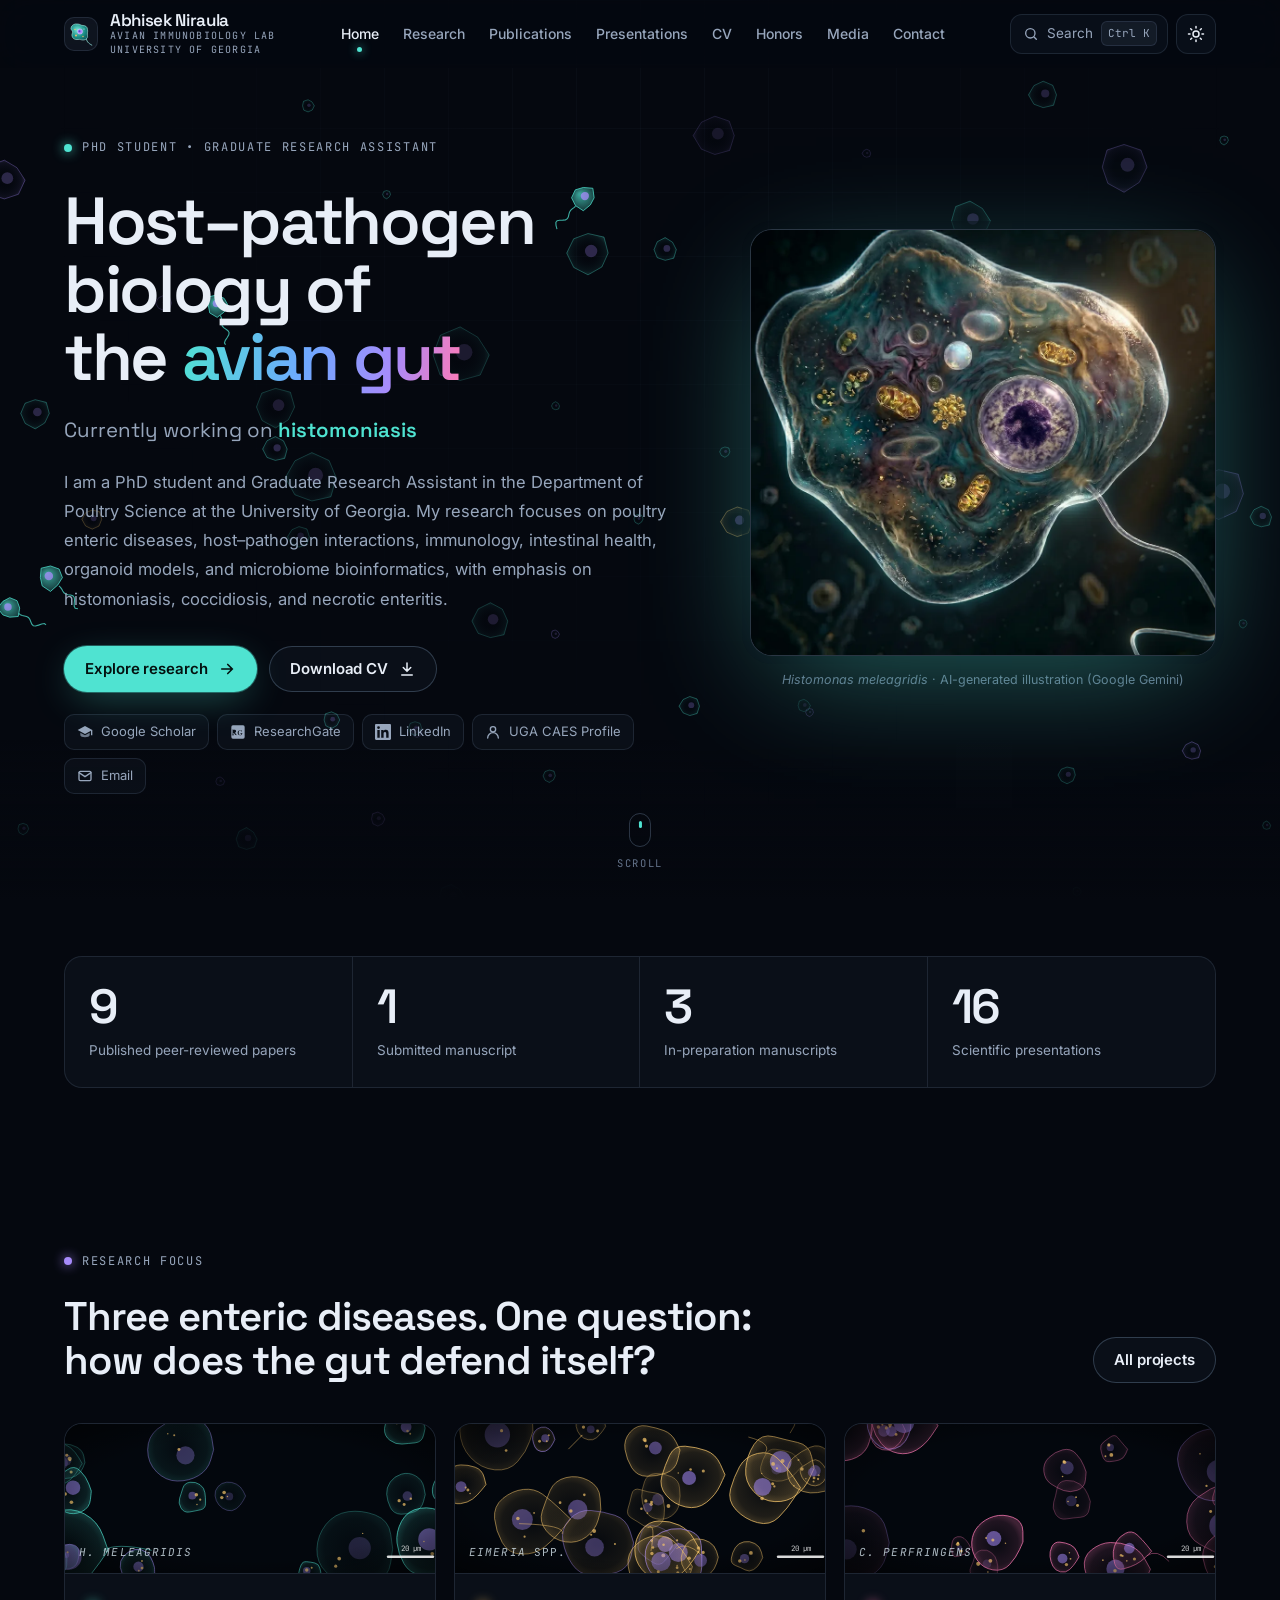
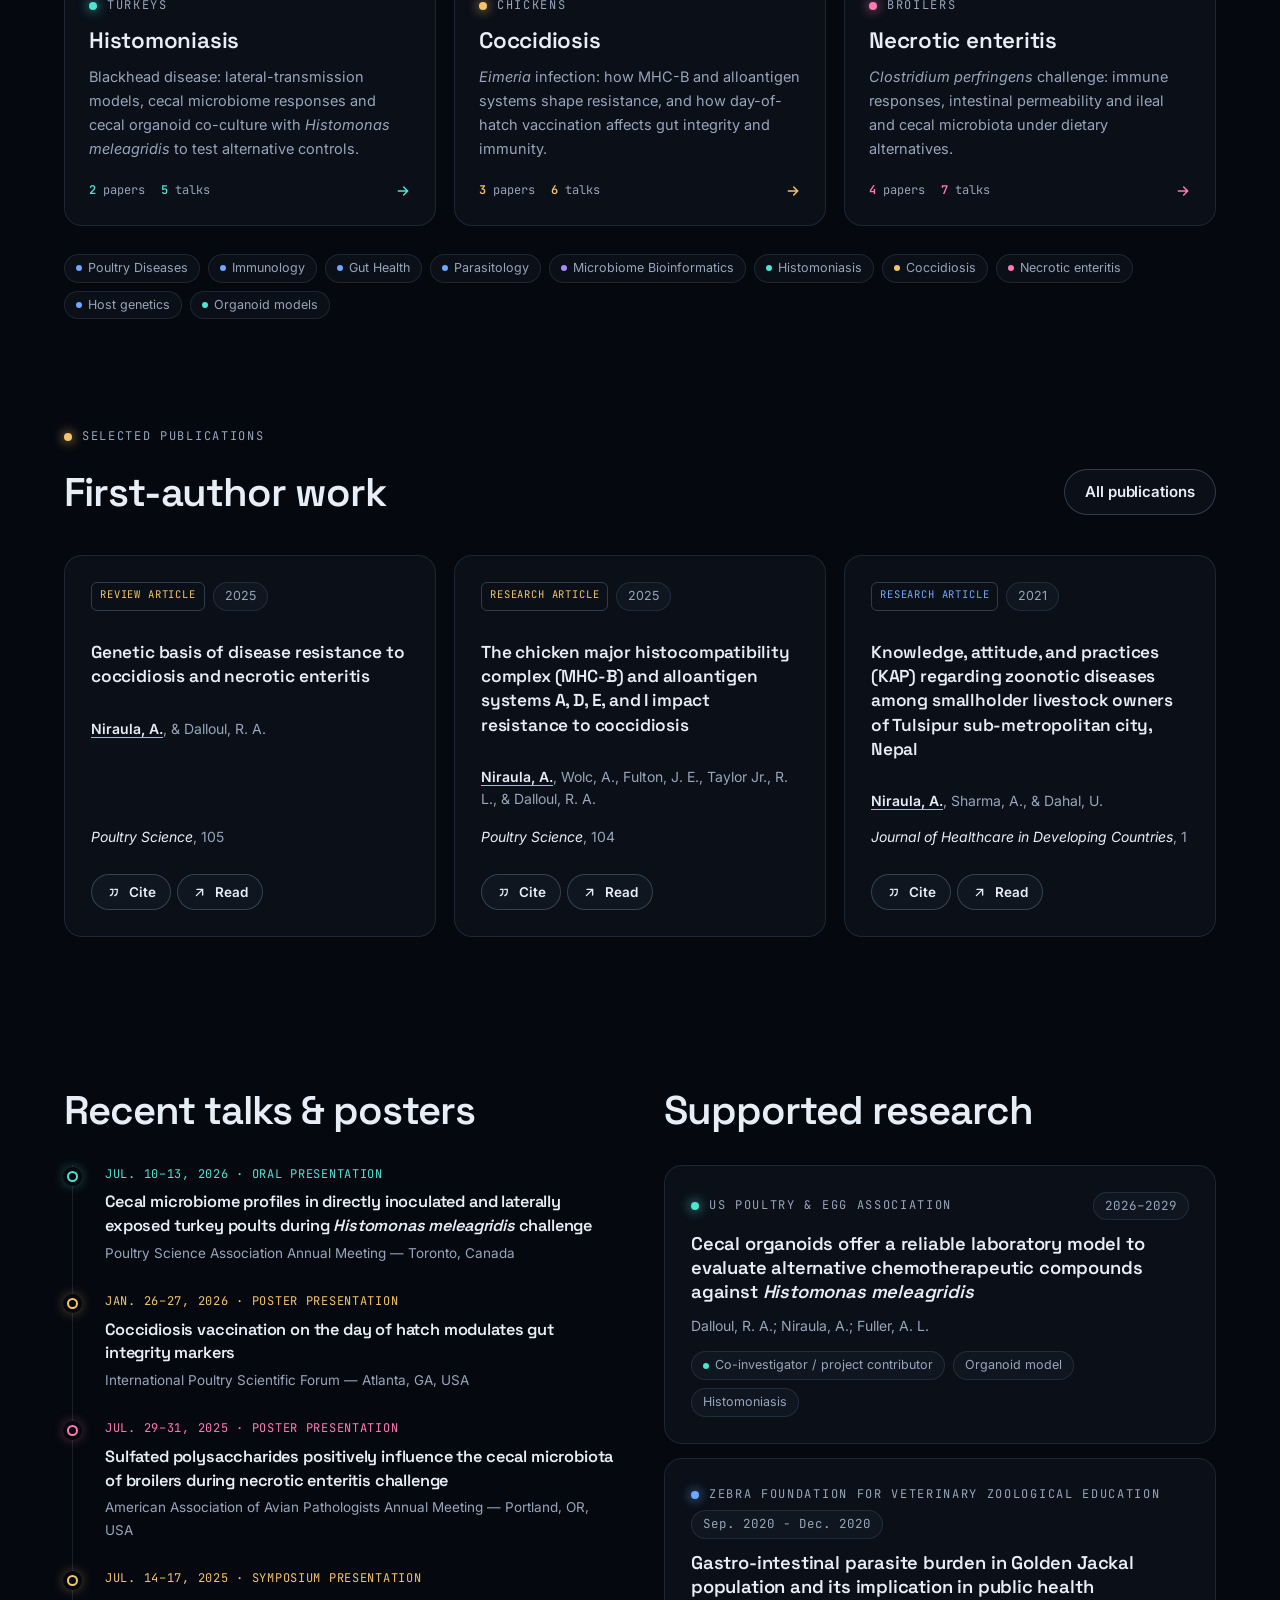
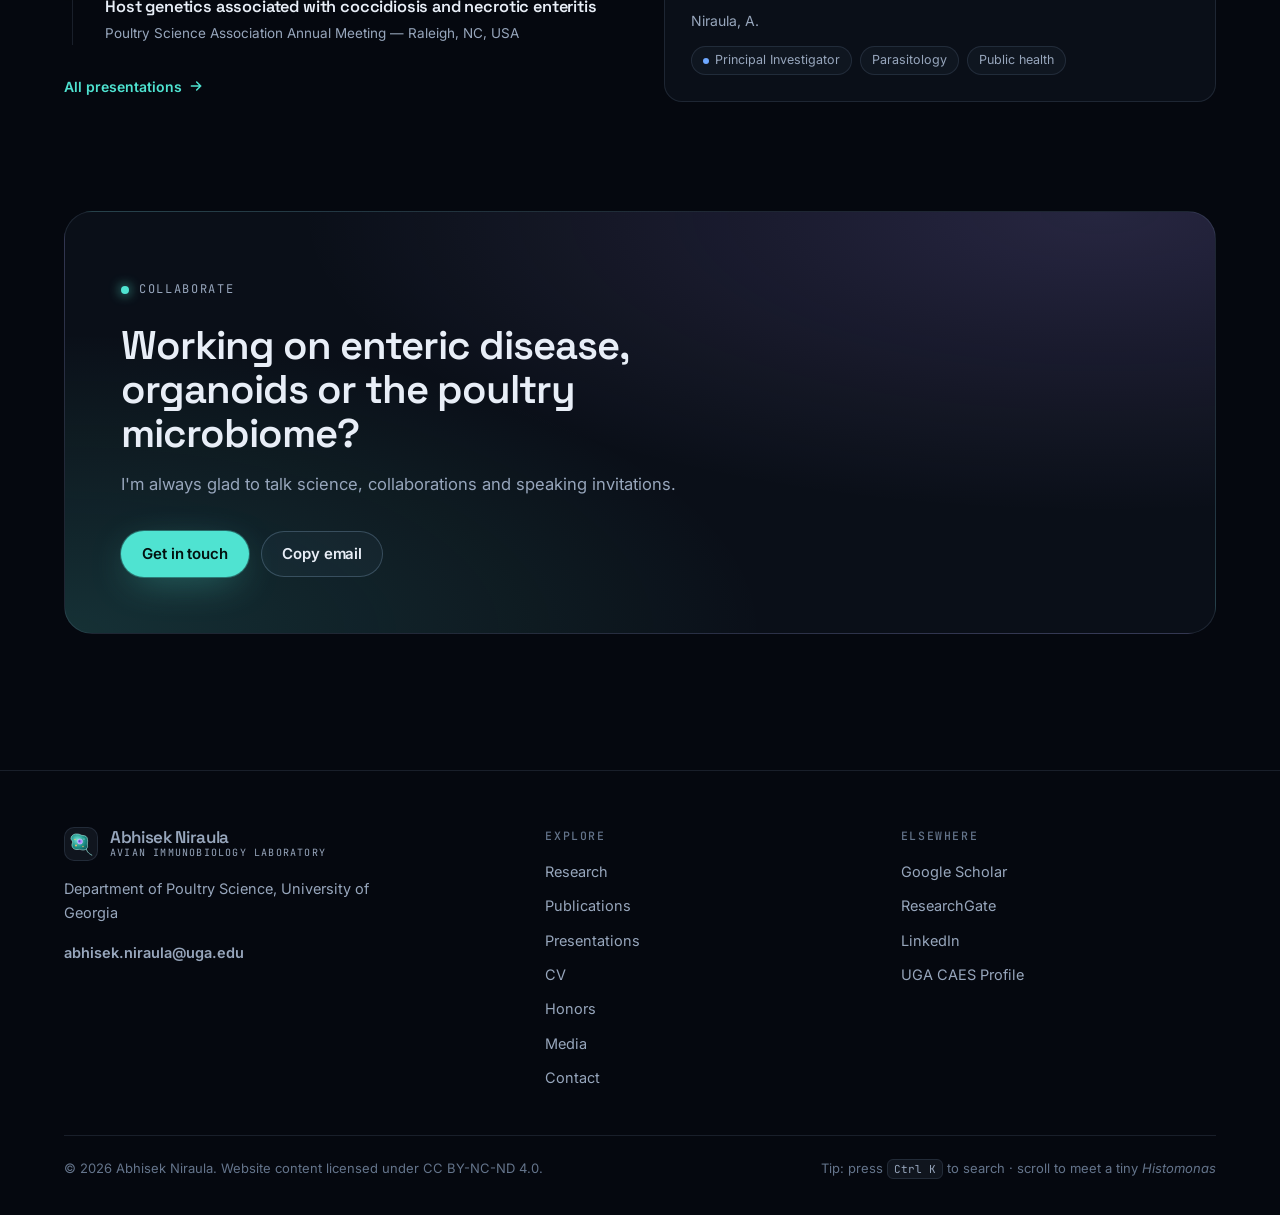
<file: index.html>
<!DOCTYPE html>
<html lang="en" data-theme="dark" class="no-js">
<head>
  <meta charset="UTF-8" />
  <meta name="viewport" content="width=device-width, initial-scale=1.0" />
  <title>Abhisek Niraula — Avian Immunobiology · University of Georgia</title>
  <meta name="description" content="Abhisek Niraula — PhD student in Poultry Science at the University of Georgia studying host–pathogen interactions in the avian gut: histomoniasis, coccidiosis, necrotic enteritis, cecal organoids and microbiome bioinformatics." />
  <meta name="author" content="Abhisek Niraula" />
  <meta name="theme-color" content="#05080f" />
  <link rel="canonical" href="https://abhisekniraula.github.io/" />
  <meta property="og:type" content="website" />
  <meta property="og:site_name" content="Abhisek Niraula" />
  <meta property="og:title" content="Abhisek Niraula — Avian Immunobiology · University of Georgia" />
  <meta property="og:description" content="Abhisek Niraula — PhD student in Poultry Science at the University of Georgia studying host–pathogen interactions in the avian gut: histomoniasis, coccidiosis, necrotic enteritis, cecal organoids and microbiome bioinformatics." />
  <meta property="og:url" content="https://abhisekniraula.github.io/" />
  <meta property="og:image" content="https://abhisekniraula.github.io/assets/img/og-card.jpg" />
  <meta name="twitter:card" content="summary_large_image" />
  <link rel="icon" href="assets/img/favicon.svg" type="image/svg+xml" />
  <link rel="apple-touch-icon" href="assets/img/apple-touch-icon.png" />
  <script>
    (function () {
      document.documentElement.classList.remove("no-js");
      try { var t = localStorage.getItem("an-theme"); if (t) document.documentElement.dataset.theme = t; } catch (e) {}
    })();
  </script>
  <link rel="preconnect" href="https://fonts.googleapis.com" />
  <link rel="preconnect" href="https://fonts.gstatic.com" crossorigin />
  <link href="https://fonts.googleapis.com/css2?family=Inter:wght@400;500;600;700&family=JetBrains+Mono:wght@400;500&family=Space+Grotesk:wght@500;600&display=swap" rel="stylesheet" />
  <link rel="stylesheet" href="assets/css/styles.css" />
  <script type="application/ld+json">
  {"@context":"https://schema.org","@type":"Person","name":"Abhisek Niraula","url":"https://abhisekniraula.github.io/",
   "jobTitle":"PhD Student, Graduate Research Assistant","email":"mailto:abhisek.niraula@uga.edu",
   "affiliation":{"@type":"Organization","name":"Department of Poultry Science, University of Georgia"},
   "alumniOf":[{"@type":"CollegeOrUniversity","name":"University of Georgia"},{"@type":"CollegeOrUniversity","name":"Agriculture and Forestry University, Nepal"}],
   "knowsAbout":["Histomoniasis","Coccidiosis","Necrotic enteritis","Poultry immunology","Intestinal organoids","Microbiome bioinformatics"],
   "sameAs":["https://scholar.google.com/citations?user=eDPFj1gAAAAJ","https://www.researchgate.net/profile/Abhisek-Niraula","https://www.linkedin.com/in/abhisek-niraula-336365137"]}
  </script>
</head>
<body data-page="home">
  <svg width="0" height="0" style="position:absolute" aria-hidden="true">
  <defs>
    <radialGradient id="hmBody" cx="40%" cy="38%" r="70%">
      <stop offset="0" stop-color="#7ff5e6" stop-opacity=".95"/>
      <stop offset=".65" stop-color="#1fb5a6" stop-opacity=".75"/>
      <stop offset="1" stop-color="#0d5f63" stop-opacity=".9"/>
    </radialGradient>
    <symbol id="hm" viewBox="0 0 48 48">
      <path class="hm-flag" d="M33 31 C36 34 34 38 38 40 S42 45 46 46" fill="none" stroke="#9ff7ec" stroke-width="1.4" stroke-linecap="round">
        <animate attributeName="d" dur=".7s" repeatCount="indefinite"
          values="M33 31 C36 34 34 38 38 40 S42 45 46 46;M33 31 C34 35 38 37 37 41 S43 43 45 47;M33 31 C36 34 34 38 38 40 S42 45 46 46"/>
      </path>
      <path d="M4 12c1-6 7-9 13-8 5 0 7 3 11 3 5 0 9 3 9 8 1 5-1 8 0 12 1 5-3 9-9 9-4 0-6-2-10-1-6 1-11-2-12-7-1-4 2-6 1-9-1-3-4-4-3-7z" fill="url(#hmBody)" stroke="#bafcf3" stroke-width="1.1"/>
      <circle cx="22" cy="19" r="5.2" fill="#a78bfa" stroke="#e1d6ff" stroke-width=".9"/>
      <circle cx="21" cy="18.4" r="2" fill="#5b3fd1"/>
      <circle cx="12" cy="15" r="1.5" fill="#f4c46a"/>
      <circle cx="14" cy="27" r="1.8" fill="#f4c46a"/>
      <circle cx="28" cy="29" r="1.3" fill="#f4c46a"/>
      <circle cx="30" cy="14" r="1.1" fill="#ffffff" fill-opacity=".8"/>
    </symbol>
  </defs>
</svg>
  <a href="#main" class="skip-link">Skip to content</a>
  <header class="site-header" id="site-header">
    <div class="container header-inner">
      <a href="index.html" class="brand" aria-label="Abhisek Niraula — home">
        <span class="brand-mark"><svg viewBox="0 0 48 48" aria-hidden="true"><use href="#hm"/></svg></span>
        <span><span class="brand-name">Abhisek Niraula</span><span class="brand-sub">Avian Immunobiology Lab</span><span class="brand-sub">University of Georgia</span></span>
      </a>
      <nav class="nav" aria-label="Primary">
        <a href="index.html" aria-current="page">Home</a>
        <a href="research.html">Research</a>
        <a href="publications.html">Publications</a>
        <a href="presentations.html">Presentations</a>
        <a href="cv.html">CV</a>
        <a href="honors.html">Honors</a>
        <a href="media.html">Media</a>
        <a href="contact.html">Contact</a>
      </nav>
      <div class="header-actions">
        <button class="search-trigger" type="button" data-open-palette aria-label="Search the site"><svg viewBox="0 0 24 24" fill="none" stroke="currentColor" stroke-width="2" stroke-linecap="round"><circle cx="11" cy="11" r="7"/><path d="m20 20-3.5-3.5"/></svg><span>Search</span><kbd>Ctrl K</kbd></button>
        <button class="icon-btn" id="theme-toggle" type="button" aria-label="Switch colour theme" title="Dark / brightfield"><svg viewBox="0 0 24 24" fill="none" stroke="currentColor" stroke-width="2" stroke-linecap="round"><path class="i-moon" d="M21 12.8A9 9 0 1 1 11.2 3a7 7 0 0 0 9.8 9.8z"/></svg></button>
        <button class="icon-btn menu-btn" id="menu-toggle" type="button" aria-label="Open menu" aria-expanded="false" aria-controls="mobile-menu"><svg viewBox="0 0 24 24" fill="none" stroke="currentColor" stroke-width="2" stroke-linecap="round"><path d="M4 7h16M4 12h16M4 17h10"/></svg></button>
      </div>
    </div>
    <div class="progress" aria-hidden="true"><span class="progress-bar"></span><span class="progress-hm"><svg viewBox="0 0 48 48" aria-hidden="true"><use href="#hm"/></svg></span></div>
  </header>
  <nav class="mobile-menu" id="mobile-menu" aria-label="Mobile">
    <div class="container">
      <a href="index.html" aria-current="page"><span>01</span>Home</a>
      <a href="research.html"><span>02</span>Research</a>
      <a href="publications.html"><span>03</span>Publications</a>
      <a href="presentations.html"><span>04</span>Presentations</a>
      <a href="cv.html"><span>05</span>CV</a>
      <a href="honors.html"><span>06</span>Honors</a>
      <a href="media.html"><span>07</span>Media</a>
      <a href="contact.html"><span>08</span>Contact</a>
    </div>
  </nav>

  <main id="main">
    <section class="hero" id="hero">
      <canvas class="hero-canvas" id="hero-canvas" aria-hidden="true"></canvas>
      <div class="container hero-grid">
        <div>
          <p class="kicker reveal" data-profile="title">PhD Student · Graduate Research Assistant</p>
          <h1 class="h-display reveal" style="--d:80ms" id="hero-headline">Host–pathogen biology of the <span class="grad-text">avian gut</span></h1>
          <p class="hero-focus reveal" style="--d:160ms">Currently working on&nbsp;<span class="hero-rotator" id="hero-rotator"><span class="on">histomoniasis</span></span></p>
          <p class="lead reveal" style="--d:220ms" data-profile="summary"></p>
          <div class="hero-cta reveal" style="--d:280ms">
            <a class="btn btn-primary magnetic" href="research.html">Explore research <svg viewBox="0 0 24 24" fill="none" stroke="currentColor" stroke-width="2.2" stroke-linecap="round"><path d="M5 12h14M13 6l6 6-6 6"/></svg></a>
            <a class="btn magnetic" id="cv-link" href="assets/cv/Abhisek_Niraula_CV.pdf" download>Download CV <svg viewBox="0 0 24 24" fill="none" stroke="currentColor" stroke-width="2" stroke-linecap="round"><path d="M12 4v11M7 10l5 5 5-5M5 20h14"/></svg></a>
          </div>
          <div class="social reveal" style="--d:340ms" id="hero-links"></div>
        </div>
        <div class="reveal" style="--d:200ms">
          <figure class="hero-figure" id="eyepiece">
            <div class="hero-frame" id="eyepiece-inner">
              <img id="hero-image" src="assets/img/histomonas-hero.webp" alt="" width="1000" height="917" fetchpriority="high" />
            </div>
            <figcaption class="hero-caption" id="hero-caption"><i>Histomonas meleagridis</i> · AI-generated illustration (Google Gemini)</figcaption>
          </figure>
        </div>
      </div>
      <div class="scroll-cue" aria-hidden="true"><i></i>Scroll</div>
    </section>

    <section class="section-tight">
      <div class="container"><div class="stats reveal" id="stats-grid"></div></div>
    </section>

    <section class="section">
      <div class="container">
        <div class="section-head">
          <div><p class="kicker reveal" style="--k:var(--violet)">Research focus</p>
          <h2 class="h2 reveal">Three enteric diseases. One question:<br class="br-lg" /> how does the gut defend itself?</h2></div>
          <a class="btn reveal" href="research.html">All projects</a>
        </div>
        <div class="grid grid-3" id="pillars"></div>
        <div class="chips reveal" id="focus-badges" style="margin-top:28px"></div>
      </div>
    </section>

    <section class="section" style="padding-top:0">
      <div class="container">
        <div class="section-head">
          <div><p class="kicker reveal" style="--k:var(--gold)">Selected publications</p>
          <h2 class="h2 reveal">First-author work</h2></div>
          <a class="btn reveal" href="publications.html">All publications</a>
        </div>
        <div id="home-pubs"></div>
      </div>
    </section>

    <section class="section" style="padding-top:0">
      <div class="container">
        <div class="grid grid-2" style="align-items:start;gap:48px">
          <div>
            <p class="kicker reveal" style="--k:var(--rose)">On the road</p>
            <h2 class="h2 reveal">Recent talks &amp; posters</h2>
            <div class="timeline reveal" id="home-talks" style="margin-top:32px"></div>
            <p style="margin-top:28px"><a class="arrow-link" href="presentations.html">All presentations <svg viewBox="0 0 24 24" fill="none" stroke="currentColor" stroke-width="2.2" stroke-linecap="round"><path d="M5 12h14M13 6l6 6-6 6"/></svg></a></p>
          </div>
          <div>
            <p class="kicker reveal" style="--k:var(--teal)">Funding</p>
            <h2 class="h2 reveal">Supported research</h2>
            <div id="home-funding" style="margin-top:32px;display:grid;gap:14px"></div>
          </div>
        </div>
      </div>
    </section>

    <section class="section" style="padding-top:0">
      <div class="container">
        <div class="cta-band reveal">
          <p class="kicker">Collaborate</p>
          <h2 class="h2" style="max-width:22ch">Working on enteric disease, organoids or the poultry microbiome?</h2>
          <p class="lead" style="margin-top:14px">I'm always glad to talk science, collaborations and speaking invitations.</p>
          <div class="hero-cta"><a class="btn btn-primary magnetic" href="contact.html">Get in touch</a><a class="btn magnetic" data-copy-email href="#">Copy email</a></div>
        </div>
      </div>
    </section>

  </main>

  <footer class="site-footer">
    <div class="container">
      <div class="footer-grid">
        <div>
          <a href="index.html" class="brand"><span class="brand-mark"><svg viewBox="0 0 48 48" aria-hidden="true"><use href="#hm"/></svg></span><span><span class="brand-name">Abhisek Niraula</span><span class="brand-sub" data-profile="lab">Avian Immunobiology Laboratory</span></span></a>
          <p class="muted" style="margin:16px 0 0;max-width:40ch;font-size:14.5px" data-profile="affiliation">Department of Poultry Science, University of Georgia</p>
          <p style="margin:14px 0 0"><a class="arrow-link" id="footer-email" href="mailto:abhisek.niraula@uga.edu">abhisek.niraula@uga.edu</a></p>
        </div>
        <div>
          <h4>Explore</h4>
          <ul><li><a href="research.html">Research</a></li><li><a href="publications.html">Publications</a></li><li><a href="presentations.html">Presentations</a></li><li><a href="cv.html">CV</a></li><li><a href="honors.html">Honors</a></li><li><a href="media.html">Media</a></li><li><a href="contact.html">Contact</a></li></ul>
        </div>
        <div>
          <h4>Elsewhere</h4>
          <ul id="footer-links"></ul>
        </div>
      </div>
      <div class="footer-bottom">
        <span id="footer-note">© Abhisek Niraula</span>
        <span>Tip: press <kbd>Ctrl K</kbd> to search · scroll to meet a tiny <i>Histomonas</i></span>
      </div>
    </div>
  </footer>

  <button class="to-top" id="to-top" type="button" aria-label="Back to top">
    <svg class="ring-svg" viewBox="0 0 46 46" aria-hidden="true"><circle cx="23" cy="23" r="21" fill="none" stroke="var(--line)" stroke-width="2"/><circle id="to-top-ring" cx="23" cy="23" r="21" fill="none" stroke="var(--accent)" stroke-width="2" stroke-linecap="round" stroke-dasharray="131.95" stroke-dashoffset="131.95"/></svg>
    <svg class="arrow" viewBox="0 0 24 24" fill="none" stroke="currentColor" stroke-width="2.2" stroke-linecap="round"><path d="M12 19V5M5 12l7-7 7 7"/></svg>
  </button>
  <div class="hm-cursor" id="hm-cursor" aria-hidden="true"><svg viewBox="0 0 48 48" aria-hidden="true"><use href="#hm"/></svg></div>

  <script src="assets/js/site-data.js"></script>
  <script src="assets/js/app.js"></script>
</body>
</html>
</file>
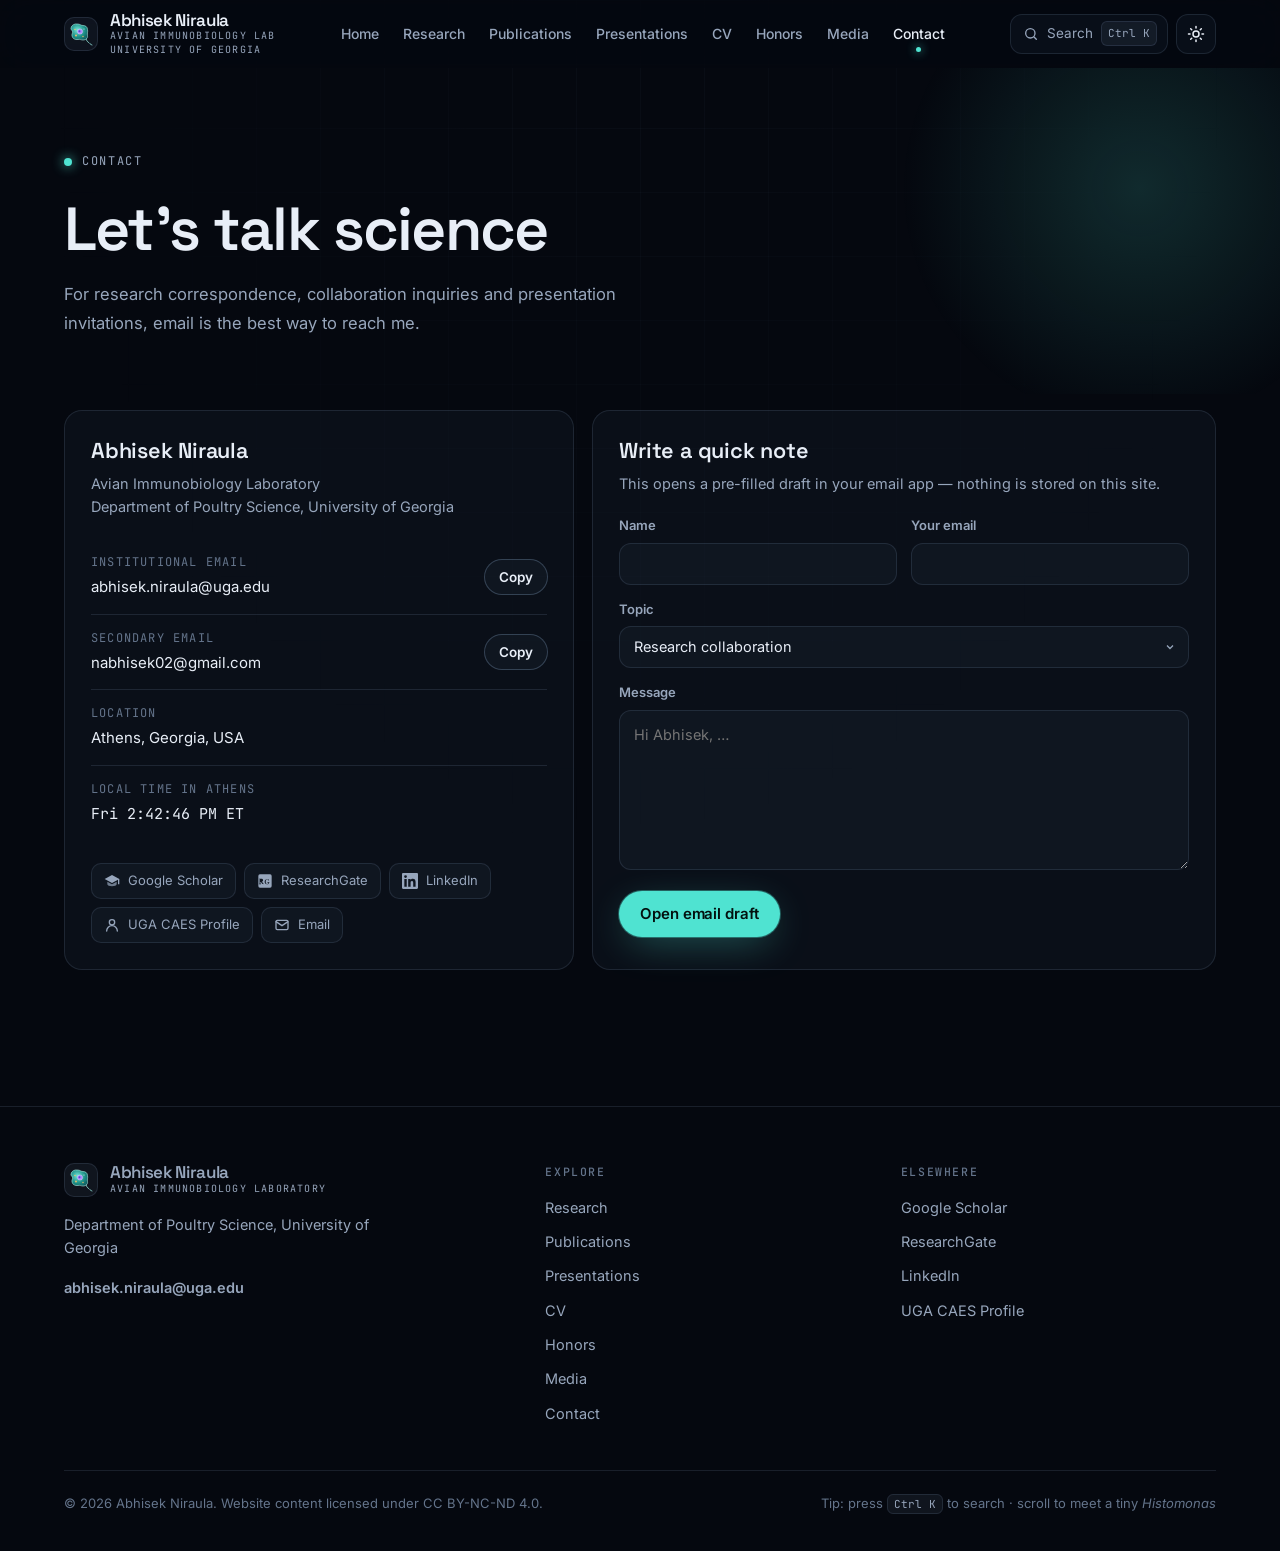
<file: contact.html>
<!DOCTYPE html>
<html lang="en" data-theme="dark" class="no-js">
<head>
  <meta charset="UTF-8" />
  <meta name="viewport" content="width=device-width, initial-scale=1.0" />
  <title>Contact | Abhisek Niraula</title>
  <meta name="description" content="Contact Abhisek Niraula for research collaboration, correspondence and presentation invitations." />
  <meta name="author" content="Abhisek Niraula" />
  <meta name="theme-color" content="#05080f" />
  <link rel="canonical" href="https://abhisekniraula.github.io/contact.html" />
  <meta property="og:type" content="website" />
  <meta property="og:site_name" content="Abhisek Niraula" />
  <meta property="og:title" content="Contact | Abhisek Niraula" />
  <meta property="og:description" content="Contact Abhisek Niraula for research collaboration, correspondence and presentation invitations." />
  <meta property="og:url" content="https://abhisekniraula.github.io/contact.html" />
  <meta property="og:image" content="https://abhisekniraula.github.io/assets/img/og-card.jpg" />
  <meta name="twitter:card" content="summary_large_image" />
  <link rel="icon" href="assets/img/favicon.svg" type="image/svg+xml" />
  <link rel="apple-touch-icon" href="assets/img/apple-touch-icon.png" />
  <script>
    (function () {
      document.documentElement.classList.remove("no-js");
      try { var t = localStorage.getItem("an-theme"); if (t) document.documentElement.dataset.theme = t; } catch (e) {}
    })();
  </script>
  <link rel="preconnect" href="https://fonts.googleapis.com" />
  <link rel="preconnect" href="https://fonts.gstatic.com" crossorigin />
  <link href="https://fonts.googleapis.com/css2?family=Inter:wght@400;500;600;700&family=JetBrains+Mono:wght@400;500&family=Space+Grotesk:wght@500;600&display=swap" rel="stylesheet" />
  <link rel="stylesheet" href="assets/css/styles.css" />
</head>
<body data-page="contact">
  <svg width="0" height="0" style="position:absolute" aria-hidden="true">
  <defs>
    <radialGradient id="hmBody" cx="40%" cy="38%" r="70%">
      <stop offset="0" stop-color="#7ff5e6" stop-opacity=".95"/>
      <stop offset=".65" stop-color="#1fb5a6" stop-opacity=".75"/>
      <stop offset="1" stop-color="#0d5f63" stop-opacity=".9"/>
    </radialGradient>
    <symbol id="hm" viewBox="0 0 48 48">
      <path class="hm-flag" d="M33 31 C36 34 34 38 38 40 S42 45 46 46" fill="none" stroke="#9ff7ec" stroke-width="1.4" stroke-linecap="round">
        <animate attributeName="d" dur=".7s" repeatCount="indefinite"
          values="M33 31 C36 34 34 38 38 40 S42 45 46 46;M33 31 C34 35 38 37 37 41 S43 43 45 47;M33 31 C36 34 34 38 38 40 S42 45 46 46"/>
      </path>
      <path d="M4 12c1-6 7-9 13-8 5 0 7 3 11 3 5 0 9 3 9 8 1 5-1 8 0 12 1 5-3 9-9 9-4 0-6-2-10-1-6 1-11-2-12-7-1-4 2-6 1-9-1-3-4-4-3-7z" fill="url(#hmBody)" stroke="#bafcf3" stroke-width="1.1"/>
      <circle cx="22" cy="19" r="5.2" fill="#a78bfa" stroke="#e1d6ff" stroke-width=".9"/>
      <circle cx="21" cy="18.4" r="2" fill="#5b3fd1"/>
      <circle cx="12" cy="15" r="1.5" fill="#f4c46a"/>
      <circle cx="14" cy="27" r="1.8" fill="#f4c46a"/>
      <circle cx="28" cy="29" r="1.3" fill="#f4c46a"/>
      <circle cx="30" cy="14" r="1.1" fill="#ffffff" fill-opacity=".8"/>
    </symbol>
  </defs>
</svg>
  <a href="#main" class="skip-link">Skip to content</a>
  <header class="site-header" id="site-header">
    <div class="container header-inner">
      <a href="index.html" class="brand" aria-label="Abhisek Niraula — home">
        <span class="brand-mark"><svg viewBox="0 0 48 48" aria-hidden="true"><use href="#hm"/></svg></span>
        <span><span class="brand-name">Abhisek Niraula</span><span class="brand-sub">Avian Immunobiology Lab</span><span class="brand-sub">University of Georgia</span></span>
      </a>
      <nav class="nav" aria-label="Primary">
        <a href="index.html">Home</a>
        <a href="research.html">Research</a>
        <a href="publications.html">Publications</a>
        <a href="presentations.html">Presentations</a>
        <a href="cv.html">CV</a>
        <a href="honors.html">Honors</a>
        <a href="media.html">Media</a>
        <a href="contact.html" aria-current="page">Contact</a>
      </nav>
      <div class="header-actions">
        <button class="search-trigger" type="button" data-open-palette aria-label="Search the site"><svg viewBox="0 0 24 24" fill="none" stroke="currentColor" stroke-width="2" stroke-linecap="round"><circle cx="11" cy="11" r="7"/><path d="m20 20-3.5-3.5"/></svg><span>Search</span><kbd>Ctrl K</kbd></button>
        <button class="icon-btn" id="theme-toggle" type="button" aria-label="Switch colour theme" title="Dark / brightfield"><svg viewBox="0 0 24 24" fill="none" stroke="currentColor" stroke-width="2" stroke-linecap="round"><path class="i-moon" d="M21 12.8A9 9 0 1 1 11.2 3a7 7 0 0 0 9.8 9.8z"/></svg></button>
        <button class="icon-btn menu-btn" id="menu-toggle" type="button" aria-label="Open menu" aria-expanded="false" aria-controls="mobile-menu"><svg viewBox="0 0 24 24" fill="none" stroke="currentColor" stroke-width="2" stroke-linecap="round"><path d="M4 7h16M4 12h16M4 17h10"/></svg></button>
      </div>
    </div>
    <div class="progress" aria-hidden="true"><span class="progress-bar"></span><span class="progress-hm"><svg viewBox="0 0 48 48" aria-hidden="true"><use href="#hm"/></svg></span></div>
  </header>
  <nav class="mobile-menu" id="mobile-menu" aria-label="Mobile">
    <div class="container">
      <a href="index.html"><span>01</span>Home</a>
      <a href="research.html"><span>02</span>Research</a>
      <a href="publications.html"><span>03</span>Publications</a>
      <a href="presentations.html"><span>04</span>Presentations</a>
      <a href="cv.html"><span>05</span>CV</a>
      <a href="honors.html"><span>06</span>Honors</a>
      <a href="media.html"><span>07</span>Media</a>
      <a href="contact.html" aria-current="page"><span>08</span>Contact</a>
    </div>
  </nav>

  <main id="main">
    <section class="page-hero" style="--k:var(--teal)">
      <div class="container">
        <p class="kicker reveal">Contact</p>
        <h1 class="h-page reveal" style="--d:60ms">Let's talk science</h1>
        <p class="lead reveal" style="--d:120ms">For research correspondence, collaboration inquiries and presentation invitations, email is the best way to reach me.</p>
        
      </div>
    </section>
    <section class="section" style="padding-top:16px">
      <div class="container contact-grid">
        <div class="card card-pad spot reveal">
          <h2 class="h3" style="font-size:1.35rem" data-profile="name"></h2>
          <p class="muted" style="margin:6px 0 0;font-size:14.5px"><span data-profile="lab"></span><br /><span data-profile="affiliation"></span></p>
          <dl style="margin:20px 0 0">
            <div class="contact-row"><div><dt>Institutional email</dt><dd><a id="primary-email-link" href="#"></a></dd></div><button class="btn btn-sm" type="button" data-copy="primary">Copy</button></div>
            <div class="contact-row"><div><dt>Secondary email</dt><dd><a id="secondary-email-link" href="#"></a></dd></div><button class="btn btn-sm" type="button" data-copy="secondary">Copy</button></div>
            <div class="contact-row"><div><dt>Location</dt><dd data-profile="location"></dd></div></div>
            <div class="contact-row"><div><dt>Local time in Athens</dt><dd class="clock" id="local-clock">--:--</dd></div></div>
          </dl>
          <div class="social" id="contact-links"></div>
        </div>
        <div class="card card-pad reveal" style="--d:100ms">
          <h2 class="h3" style="font-size:1.35rem">Write a quick note</h2>
          <p class="muted" style="margin:6px 0 20px;font-size:14.5px">This opens a pre-filled draft in your email app — nothing is stored on this site.</p>
          <form id="mailto-form" class="grid" style="gap:14px">
            <div class="grid grid-2" style="gap:14px">
              <div><label class="label" for="sender-name">Name</label><input class="input" id="sender-name" required autocomplete="name" /></div>
              <div><label class="label" for="sender-email">Your email</label><input class="input" id="sender-email" type="email" required autocomplete="email" /></div>
            </div>
            <div><label class="label" for="inquiry-topic">Topic</label>
              <select class="input" id="inquiry-topic"><option>Research collaboration</option><option>Speaking invitation</option><option>Question about a paper</option><option>Other</option></select></div>
            <div><label class="label" for="inquiry-message">Message</label><textarea class="input" id="inquiry-message" required placeholder="Hi Abhisek, …"></textarea></div>
            <div><button class="btn btn-primary" type="submit">Open email draft</button></div>
          </form>
        </div>
      </div>
    </section>

  </main>

  <footer class="site-footer">
    <div class="container">
      <div class="footer-grid">
        <div>
          <a href="index.html" class="brand"><span class="brand-mark"><svg viewBox="0 0 48 48" aria-hidden="true"><use href="#hm"/></svg></span><span><span class="brand-name">Abhisek Niraula</span><span class="brand-sub" data-profile="lab">Avian Immunobiology Laboratory</span></span></a>
          <p class="muted" style="margin:16px 0 0;max-width:40ch;font-size:14.5px" data-profile="affiliation">Department of Poultry Science, University of Georgia</p>
          <p style="margin:14px 0 0"><a class="arrow-link" id="footer-email" href="mailto:abhisek.niraula@uga.edu">abhisek.niraula@uga.edu</a></p>
        </div>
        <div>
          <h4>Explore</h4>
          <ul><li><a href="research.html">Research</a></li><li><a href="publications.html">Publications</a></li><li><a href="presentations.html">Presentations</a></li><li><a href="cv.html">CV</a></li><li><a href="honors.html">Honors</a></li><li><a href="media.html">Media</a></li><li><a href="contact.html">Contact</a></li></ul>
        </div>
        <div>
          <h4>Elsewhere</h4>
          <ul id="footer-links"></ul>
        </div>
      </div>
      <div class="footer-bottom">
        <span id="footer-note">© Abhisek Niraula</span>
        <span>Tip: press <kbd>Ctrl K</kbd> to search · scroll to meet a tiny <i>Histomonas</i></span>
      </div>
    </div>
  </footer>

  <button class="to-top" id="to-top" type="button" aria-label="Back to top">
    <svg class="ring-svg" viewBox="0 0 46 46" aria-hidden="true"><circle cx="23" cy="23" r="21" fill="none" stroke="var(--line)" stroke-width="2"/><circle id="to-top-ring" cx="23" cy="23" r="21" fill="none" stroke="var(--accent)" stroke-width="2" stroke-linecap="round" stroke-dasharray="131.95" stroke-dashoffset="131.95"/></svg>
    <svg class="arrow" viewBox="0 0 24 24" fill="none" stroke="currentColor" stroke-width="2.2" stroke-linecap="round"><path d="M12 19V5M5 12l7-7 7 7"/></svg>
  </button>
  <div class="hm-cursor" id="hm-cursor" aria-hidden="true"><svg viewBox="0 0 48 48" aria-hidden="true"><use href="#hm"/></svg></div>

  <script src="assets/js/site-data.js"></script>
  <script src="assets/js/app.js"></script>
</body>
</html>
</file>
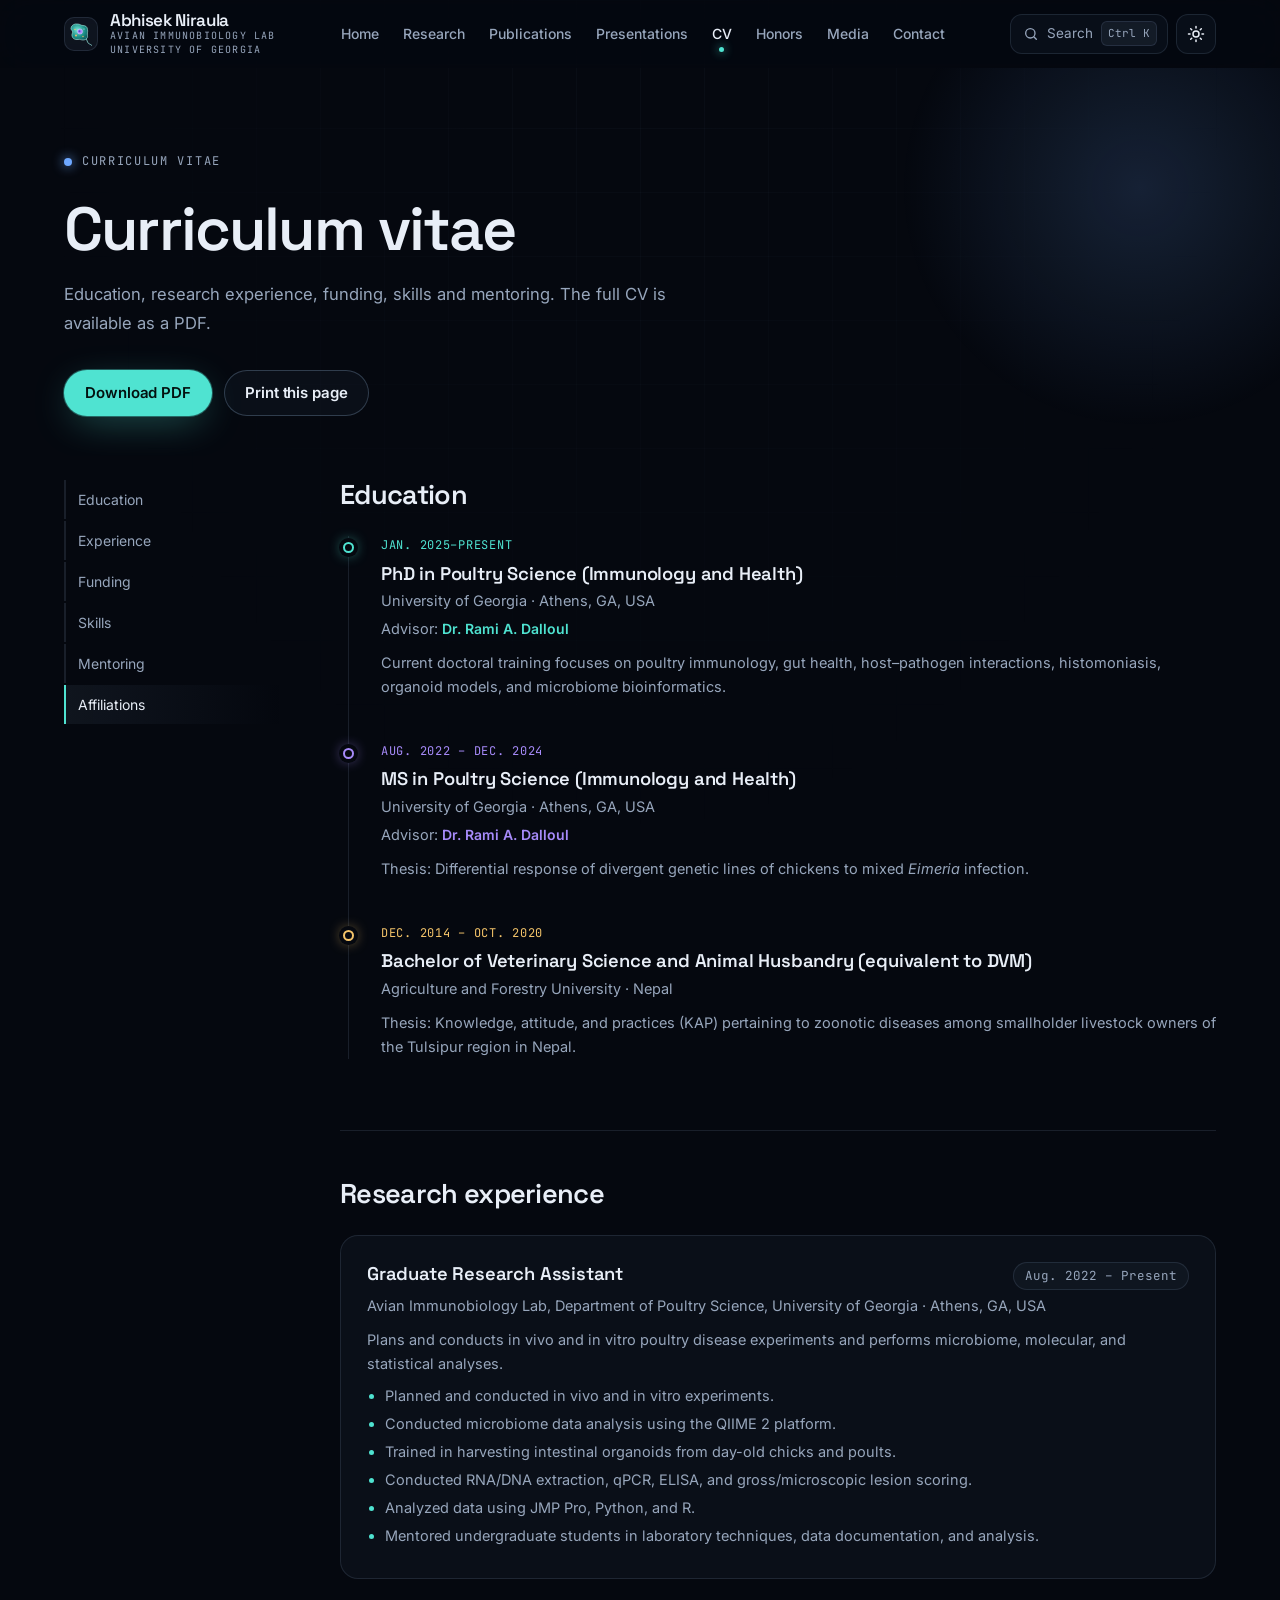
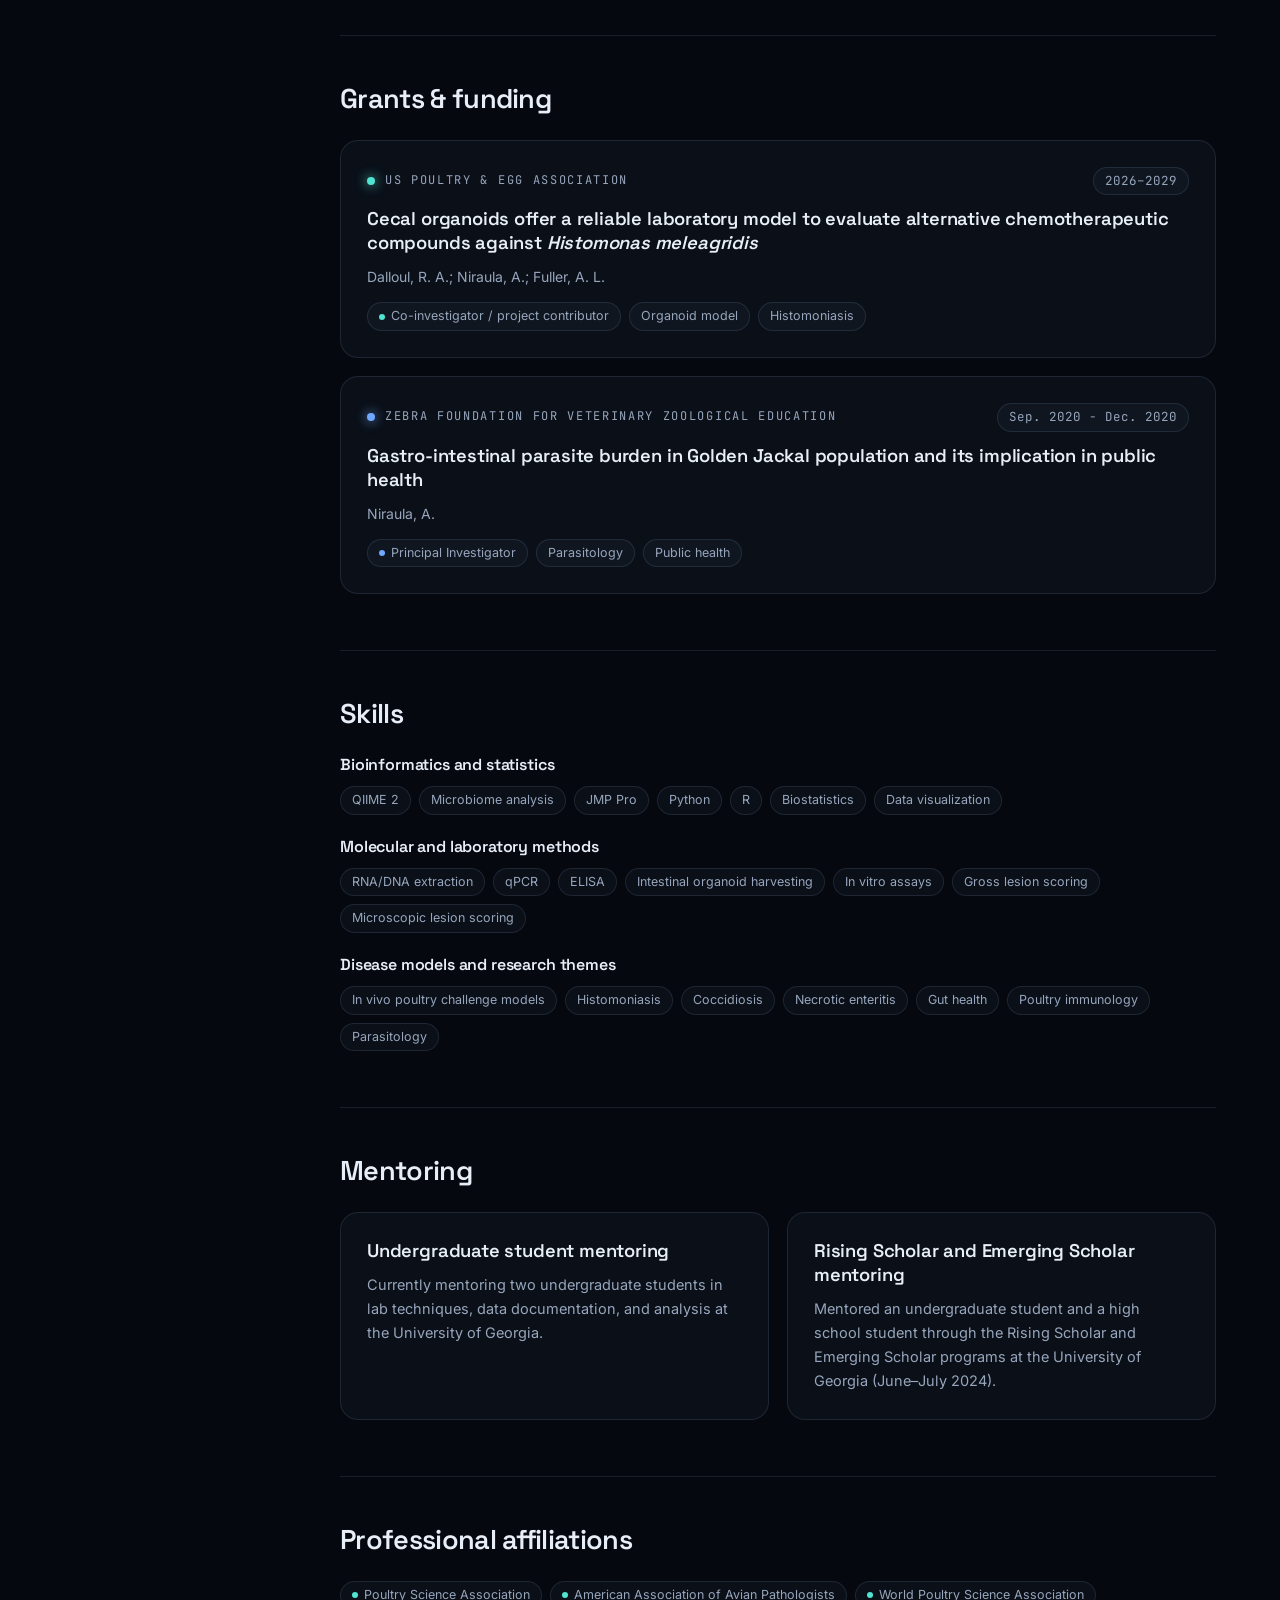
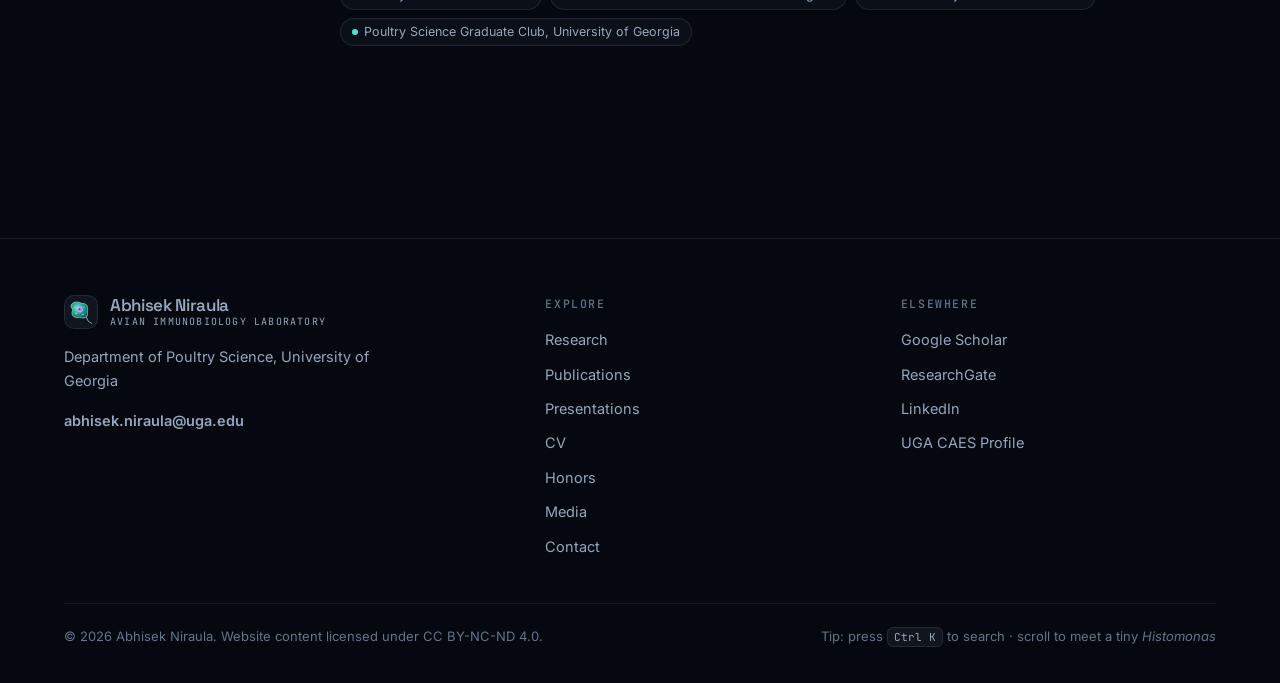
<file: cv.html>
<!DOCTYPE html>
<html lang="en" data-theme="dark" class="no-js">
<head>
  <meta charset="UTF-8" />
  <meta name="viewport" content="width=device-width, initial-scale=1.0" />
  <title>CV | Abhisek Niraula</title>
  <meta name="description" content="Curriculum vitae of Abhisek Niraula — education, research experience, funding, skills and mentoring." />
  <meta name="author" content="Abhisek Niraula" />
  <meta name="theme-color" content="#05080f" />
  <link rel="canonical" href="https://abhisekniraula.github.io/cv.html" />
  <meta property="og:type" content="website" />
  <meta property="og:site_name" content="Abhisek Niraula" />
  <meta property="og:title" content="CV | Abhisek Niraula" />
  <meta property="og:description" content="Curriculum vitae of Abhisek Niraula — education, research experience, funding, skills and mentoring." />
  <meta property="og:url" content="https://abhisekniraula.github.io/cv.html" />
  <meta property="og:image" content="https://abhisekniraula.github.io/assets/img/og-card.jpg" />
  <meta name="twitter:card" content="summary_large_image" />
  <link rel="icon" href="assets/img/favicon.svg" type="image/svg+xml" />
  <link rel="apple-touch-icon" href="assets/img/apple-touch-icon.png" />
  <script>
    (function () {
      document.documentElement.classList.remove("no-js");
      try { var t = localStorage.getItem("an-theme"); if (t) document.documentElement.dataset.theme = t; } catch (e) {}
    })();
  </script>
  <link rel="preconnect" href="https://fonts.googleapis.com" />
  <link rel="preconnect" href="https://fonts.gstatic.com" crossorigin />
  <link href="https://fonts.googleapis.com/css2?family=Inter:wght@400;500;600;700&family=JetBrains+Mono:wght@400;500&family=Space+Grotesk:wght@500;600&display=swap" rel="stylesheet" />
  <link rel="stylesheet" href="assets/css/styles.css" />
</head>
<body data-page="cv">
  <svg width="0" height="0" style="position:absolute" aria-hidden="true">
  <defs>
    <radialGradient id="hmBody" cx="40%" cy="38%" r="70%">
      <stop offset="0" stop-color="#7ff5e6" stop-opacity=".95"/>
      <stop offset=".65" stop-color="#1fb5a6" stop-opacity=".75"/>
      <stop offset="1" stop-color="#0d5f63" stop-opacity=".9"/>
    </radialGradient>
    <symbol id="hm" viewBox="0 0 48 48">
      <path class="hm-flag" d="M33 31 C36 34 34 38 38 40 S42 45 46 46" fill="none" stroke="#9ff7ec" stroke-width="1.4" stroke-linecap="round">
        <animate attributeName="d" dur=".7s" repeatCount="indefinite"
          values="M33 31 C36 34 34 38 38 40 S42 45 46 46;M33 31 C34 35 38 37 37 41 S43 43 45 47;M33 31 C36 34 34 38 38 40 S42 45 46 46"/>
      </path>
      <path d="M4 12c1-6 7-9 13-8 5 0 7 3 11 3 5 0 9 3 9 8 1 5-1 8 0 12 1 5-3 9-9 9-4 0-6-2-10-1-6 1-11-2-12-7-1-4 2-6 1-9-1-3-4-4-3-7z" fill="url(#hmBody)" stroke="#bafcf3" stroke-width="1.1"/>
      <circle cx="22" cy="19" r="5.2" fill="#a78bfa" stroke="#e1d6ff" stroke-width=".9"/>
      <circle cx="21" cy="18.4" r="2" fill="#5b3fd1"/>
      <circle cx="12" cy="15" r="1.5" fill="#f4c46a"/>
      <circle cx="14" cy="27" r="1.8" fill="#f4c46a"/>
      <circle cx="28" cy="29" r="1.3" fill="#f4c46a"/>
      <circle cx="30" cy="14" r="1.1" fill="#ffffff" fill-opacity=".8"/>
    </symbol>
  </defs>
</svg>
  <a href="#main" class="skip-link">Skip to content</a>
  <header class="site-header" id="site-header">
    <div class="container header-inner">
      <a href="index.html" class="brand" aria-label="Abhisek Niraula — home">
        <span class="brand-mark"><svg viewBox="0 0 48 48" aria-hidden="true"><use href="#hm"/></svg></span>
        <span><span class="brand-name">Abhisek Niraula</span><span class="brand-sub">Avian Immunobiology Lab</span><span class="brand-sub">University of Georgia</span></span>
      </a>
      <nav class="nav" aria-label="Primary">
        <a href="index.html">Home</a>
        <a href="research.html">Research</a>
        <a href="publications.html">Publications</a>
        <a href="presentations.html">Presentations</a>
        <a href="cv.html" aria-current="page">CV</a>
        <a href="honors.html">Honors</a>
        <a href="media.html">Media</a>
        <a href="contact.html">Contact</a>
      </nav>
      <div class="header-actions">
        <button class="search-trigger" type="button" data-open-palette aria-label="Search the site"><svg viewBox="0 0 24 24" fill="none" stroke="currentColor" stroke-width="2" stroke-linecap="round"><circle cx="11" cy="11" r="7"/><path d="m20 20-3.5-3.5"/></svg><span>Search</span><kbd>Ctrl K</kbd></button>
        <button class="icon-btn" id="theme-toggle" type="button" aria-label="Switch colour theme" title="Dark / brightfield"><svg viewBox="0 0 24 24" fill="none" stroke="currentColor" stroke-width="2" stroke-linecap="round"><path class="i-moon" d="M21 12.8A9 9 0 1 1 11.2 3a7 7 0 0 0 9.8 9.8z"/></svg></button>
        <button class="icon-btn menu-btn" id="menu-toggle" type="button" aria-label="Open menu" aria-expanded="false" aria-controls="mobile-menu"><svg viewBox="0 0 24 24" fill="none" stroke="currentColor" stroke-width="2" stroke-linecap="round"><path d="M4 7h16M4 12h16M4 17h10"/></svg></button>
      </div>
    </div>
    <div class="progress" aria-hidden="true"><span class="progress-bar"></span><span class="progress-hm"><svg viewBox="0 0 48 48" aria-hidden="true"><use href="#hm"/></svg></span></div>
  </header>
  <nav class="mobile-menu" id="mobile-menu" aria-label="Mobile">
    <div class="container">
      <a href="index.html"><span>01</span>Home</a>
      <a href="research.html"><span>02</span>Research</a>
      <a href="publications.html"><span>03</span>Publications</a>
      <a href="presentations.html"><span>04</span>Presentations</a>
      <a href="cv.html" aria-current="page"><span>05</span>CV</a>
      <a href="honors.html"><span>06</span>Honors</a>
      <a href="media.html"><span>07</span>Media</a>
      <a href="contact.html"><span>08</span>Contact</a>
    </div>
  </nav>

  <main id="main">
    <section class="page-hero" style="--k:var(--blue)">
      <div class="container">
        <p class="kicker reveal">Curriculum vitae</p>
        <h1 class="h-page reveal" style="--d:60ms">Curriculum vitae</h1>
        <p class="lead reveal" style="--d:120ms">Education, research experience, funding, skills and mentoring. The full CV is available as a PDF.</p>
        <div class="hero-cta reveal no-print" style="--d:180ms"><a class="btn btn-primary magnetic" id="cv-link" href="assets/cv/Abhisek_Niraula_CV.pdf" download>Download PDF</a><button class="btn" type="button" onclick="window.print()">Print this page</button></div>
      </div>
    </section>
    <section class="section" style="padding-top:24px">
      <div class="container cv-layout">
        <nav class="toc" id="cv-toc" aria-label="CV sections">
          <a href="#education">Education</a><a href="#experience">Experience</a><a href="#funding">Funding</a>
          <a href="#skills">Skills</a><a href="#mentoring">Mentoring</a><a href="#affiliations">Affiliations</a>
        </nav>
        <div>
          <section class="cv-section" id="education"><h2 class="h2">Education</h2><div class="timeline" id="education-list"></div></section>
          <section class="cv-section" id="experience"><h2 class="h2">Research experience</h2><div id="experience-list"></div></section>
          <section class="cv-section" id="funding"><h2 class="h2">Grants &amp; funding</h2><div class="grid" id="funding-list"></div></section>
          <section class="cv-section" id="skills"><h2 class="h2">Skills</h2><div id="skills-list"></div></section>
          <section class="cv-section" id="mentoring"><h2 class="h2">Mentoring</h2><div class="grid grid-2" id="mentoring-list"></div></section>
          <section class="cv-section" id="affiliations"><h2 class="h2">Professional affiliations</h2><div class="chips" id="affiliation-list"></div></section>
        </div>
      </div>
    </section>

  </main>

  <footer class="site-footer">
    <div class="container">
      <div class="footer-grid">
        <div>
          <a href="index.html" class="brand"><span class="brand-mark"><svg viewBox="0 0 48 48" aria-hidden="true"><use href="#hm"/></svg></span><span><span class="brand-name">Abhisek Niraula</span><span class="brand-sub" data-profile="lab">Avian Immunobiology Laboratory</span></span></a>
          <p class="muted" style="margin:16px 0 0;max-width:40ch;font-size:14.5px" data-profile="affiliation">Department of Poultry Science, University of Georgia</p>
          <p style="margin:14px 0 0"><a class="arrow-link" id="footer-email" href="mailto:abhisek.niraula@uga.edu">abhisek.niraula@uga.edu</a></p>
        </div>
        <div>
          <h4>Explore</h4>
          <ul><li><a href="research.html">Research</a></li><li><a href="publications.html">Publications</a></li><li><a href="presentations.html">Presentations</a></li><li><a href="cv.html">CV</a></li><li><a href="honors.html">Honors</a></li><li><a href="media.html">Media</a></li><li><a href="contact.html">Contact</a></li></ul>
        </div>
        <div>
          <h4>Elsewhere</h4>
          <ul id="footer-links"></ul>
        </div>
      </div>
      <div class="footer-bottom">
        <span id="footer-note">© Abhisek Niraula</span>
        <span>Tip: press <kbd>Ctrl K</kbd> to search · scroll to meet a tiny <i>Histomonas</i></span>
      </div>
    </div>
  </footer>

  <button class="to-top" id="to-top" type="button" aria-label="Back to top">
    <svg class="ring-svg" viewBox="0 0 46 46" aria-hidden="true"><circle cx="23" cy="23" r="21" fill="none" stroke="var(--line)" stroke-width="2"/><circle id="to-top-ring" cx="23" cy="23" r="21" fill="none" stroke="var(--accent)" stroke-width="2" stroke-linecap="round" stroke-dasharray="131.95" stroke-dashoffset="131.95"/></svg>
    <svg class="arrow" viewBox="0 0 24 24" fill="none" stroke="currentColor" stroke-width="2.2" stroke-linecap="round"><path d="M12 19V5M5 12l7-7 7 7"/></svg>
  </button>
  <div class="hm-cursor" id="hm-cursor" aria-hidden="true"><svg viewBox="0 0 48 48" aria-hidden="true"><use href="#hm"/></svg></div>

  <script src="assets/js/site-data.js"></script>
  <script src="assets/js/app.js"></script>
</body>
</html>
</file>
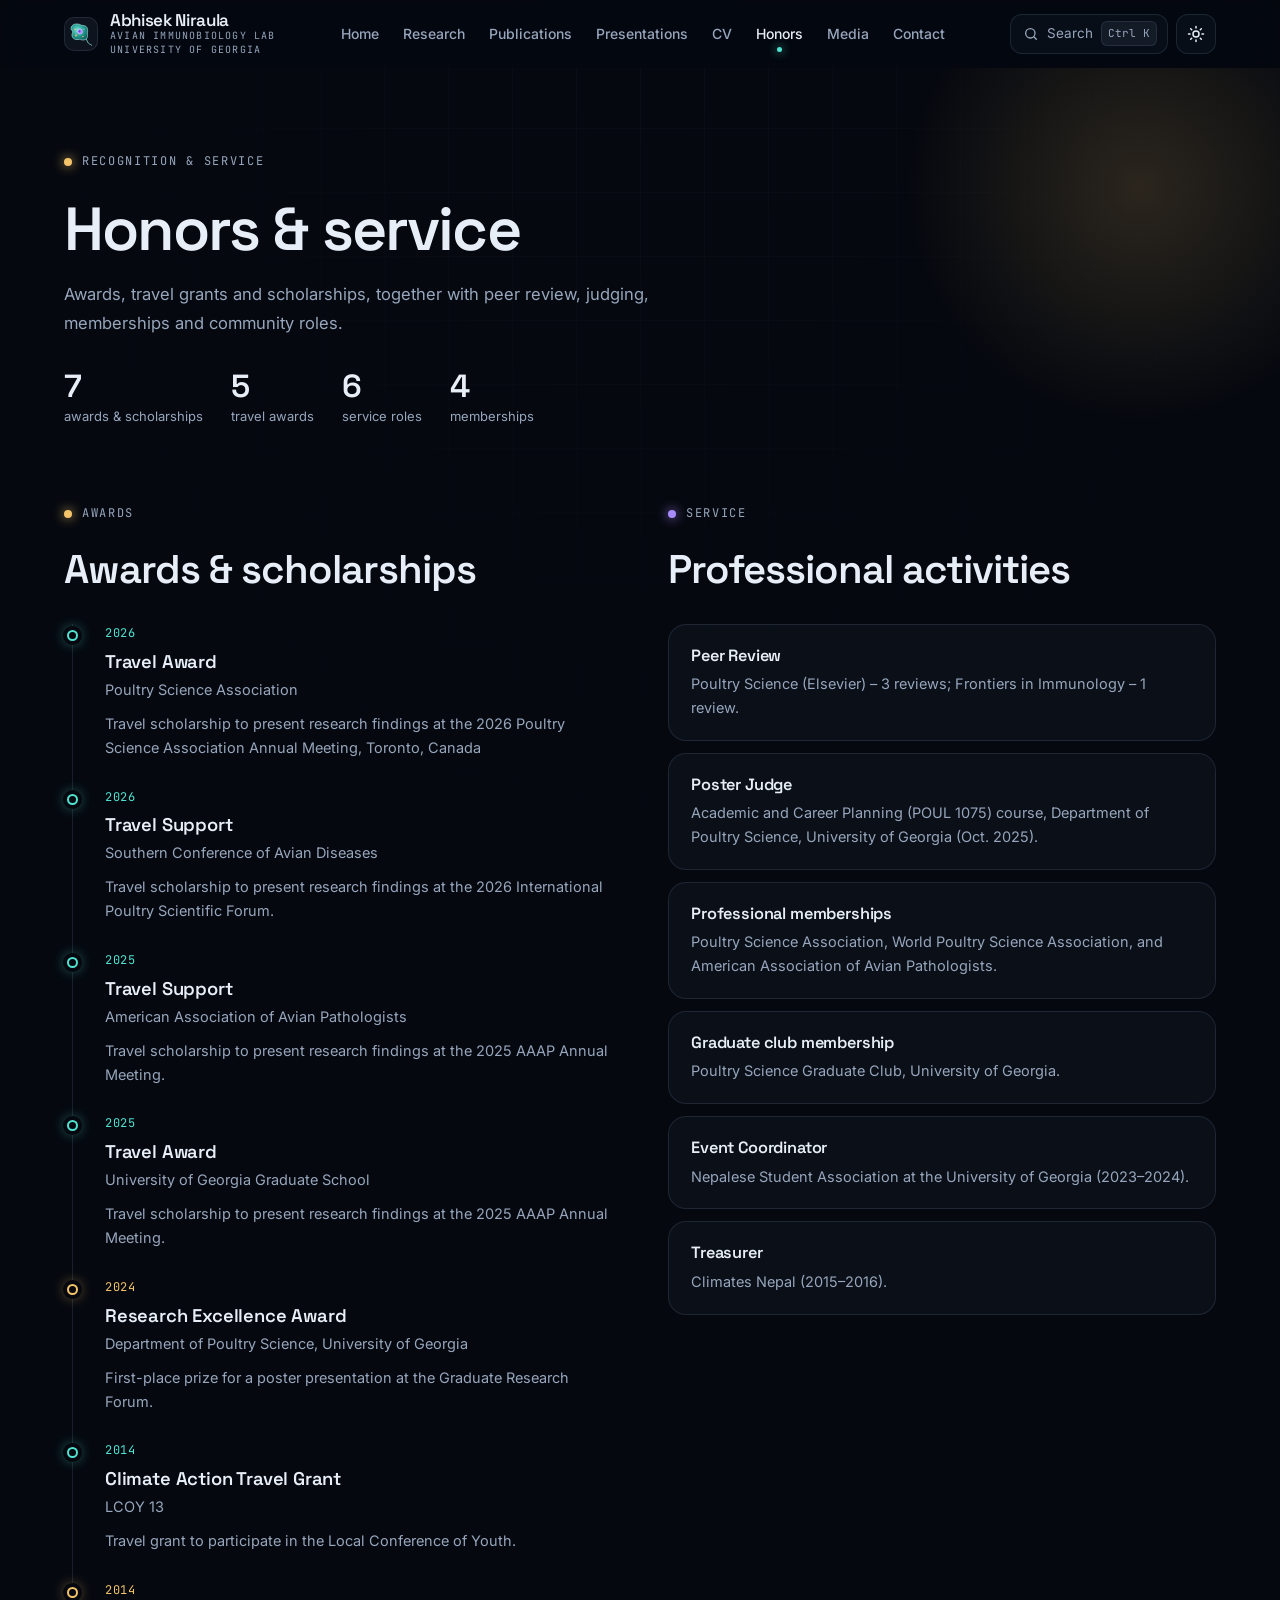
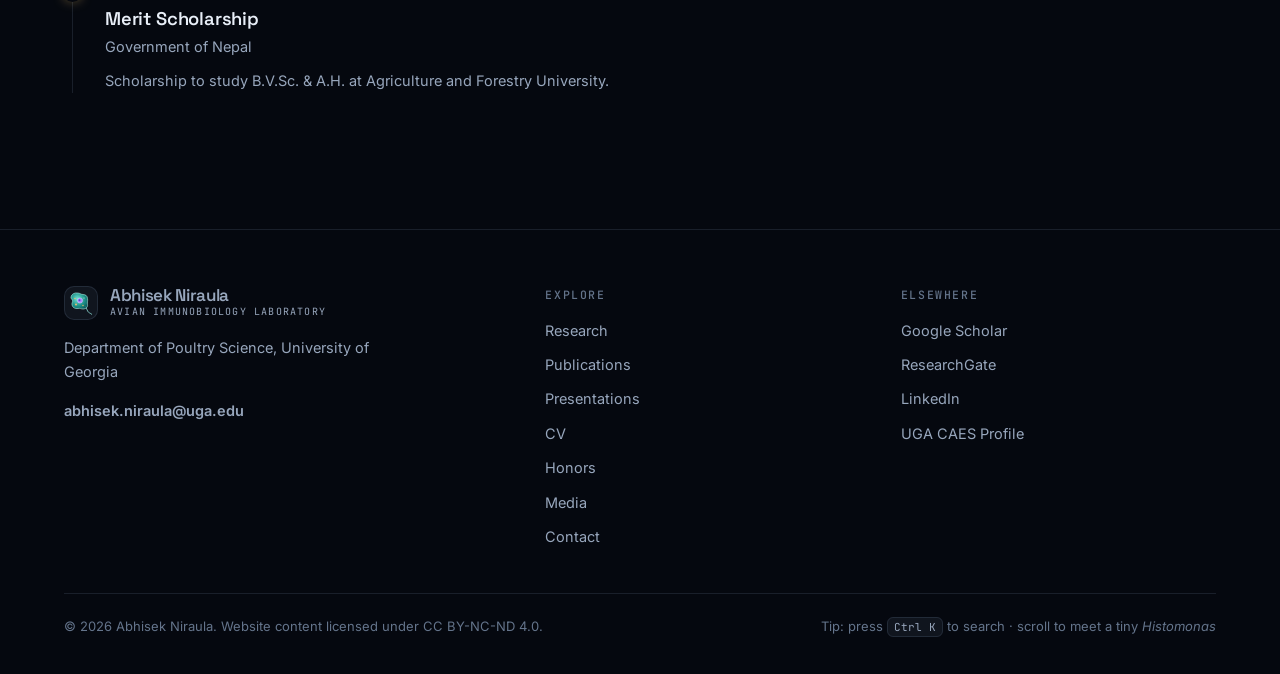
<file: honors.html>
<!DOCTYPE html>
<html lang="en" data-theme="dark" class="no-js">
<head>
  <meta charset="UTF-8" />
  <meta name="viewport" content="width=device-width, initial-scale=1.0" />
  <title>Honors & Service | Abhisek Niraula</title>
  <meta name="description" content="Awards, travel grants, scholarships and professional service of Abhisek Niraula." />
  <meta name="author" content="Abhisek Niraula" />
  <meta name="theme-color" content="#05080f" />
  <link rel="canonical" href="https://abhisekniraula.github.io/honors.html" />
  <meta property="og:type" content="website" />
  <meta property="og:site_name" content="Abhisek Niraula" />
  <meta property="og:title" content="Honors & Service | Abhisek Niraula" />
  <meta property="og:description" content="Awards, travel grants, scholarships and professional service of Abhisek Niraula." />
  <meta property="og:url" content="https://abhisekniraula.github.io/honors.html" />
  <meta property="og:image" content="https://abhisekniraula.github.io/assets/img/og-card.jpg" />
  <meta name="twitter:card" content="summary_large_image" />
  <link rel="icon" href="assets/img/favicon.svg" type="image/svg+xml" />
  <link rel="apple-touch-icon" href="assets/img/apple-touch-icon.png" />
  <script>
    (function () {
      document.documentElement.classList.remove("no-js");
      try { var t = localStorage.getItem("an-theme"); if (t) document.documentElement.dataset.theme = t; } catch (e) {}
    })();
  </script>
  <link rel="preconnect" href="https://fonts.googleapis.com" />
  <link rel="preconnect" href="https://fonts.gstatic.com" crossorigin />
  <link href="https://fonts.googleapis.com/css2?family=Inter:wght@400;500;600;700&family=JetBrains+Mono:wght@400;500&family=Space+Grotesk:wght@500;600&display=swap" rel="stylesheet" />
  <link rel="stylesheet" href="assets/css/styles.css" />
</head>
<body data-page="honors">
  <svg width="0" height="0" style="position:absolute" aria-hidden="true">
  <defs>
    <radialGradient id="hmBody" cx="40%" cy="38%" r="70%">
      <stop offset="0" stop-color="#7ff5e6" stop-opacity=".95"/>
      <stop offset=".65" stop-color="#1fb5a6" stop-opacity=".75"/>
      <stop offset="1" stop-color="#0d5f63" stop-opacity=".9"/>
    </radialGradient>
    <symbol id="hm" viewBox="0 0 48 48">
      <path class="hm-flag" d="M33 31 C36 34 34 38 38 40 S42 45 46 46" fill="none" stroke="#9ff7ec" stroke-width="1.4" stroke-linecap="round">
        <animate attributeName="d" dur=".7s" repeatCount="indefinite"
          values="M33 31 C36 34 34 38 38 40 S42 45 46 46;M33 31 C34 35 38 37 37 41 S43 43 45 47;M33 31 C36 34 34 38 38 40 S42 45 46 46"/>
      </path>
      <path d="M4 12c1-6 7-9 13-8 5 0 7 3 11 3 5 0 9 3 9 8 1 5-1 8 0 12 1 5-3 9-9 9-4 0-6-2-10-1-6 1-11-2-12-7-1-4 2-6 1-9-1-3-4-4-3-7z" fill="url(#hmBody)" stroke="#bafcf3" stroke-width="1.1"/>
      <circle cx="22" cy="19" r="5.2" fill="#a78bfa" stroke="#e1d6ff" stroke-width=".9"/>
      <circle cx="21" cy="18.4" r="2" fill="#5b3fd1"/>
      <circle cx="12" cy="15" r="1.5" fill="#f4c46a"/>
      <circle cx="14" cy="27" r="1.8" fill="#f4c46a"/>
      <circle cx="28" cy="29" r="1.3" fill="#f4c46a"/>
      <circle cx="30" cy="14" r="1.1" fill="#ffffff" fill-opacity=".8"/>
    </symbol>
  </defs>
</svg>
  <a href="#main" class="skip-link">Skip to content</a>
  <header class="site-header" id="site-header">
    <div class="container header-inner">
      <a href="index.html" class="brand" aria-label="Abhisek Niraula — home">
        <span class="brand-mark"><svg viewBox="0 0 48 48" aria-hidden="true"><use href="#hm"/></svg></span>
        <span><span class="brand-name">Abhisek Niraula</span><span class="brand-sub">Avian Immunobiology Lab</span><span class="brand-sub">University of Georgia</span></span>
      </a>
      <nav class="nav" aria-label="Primary">
        <a href="index.html">Home</a>
        <a href="research.html">Research</a>
        <a href="publications.html">Publications</a>
        <a href="presentations.html">Presentations</a>
        <a href="cv.html">CV</a>
        <a href="honors.html" aria-current="page">Honors</a>
        <a href="media.html">Media</a>
        <a href="contact.html">Contact</a>
      </nav>
      <div class="header-actions">
        <button class="search-trigger" type="button" data-open-palette aria-label="Search the site"><svg viewBox="0 0 24 24" fill="none" stroke="currentColor" stroke-width="2" stroke-linecap="round"><circle cx="11" cy="11" r="7"/><path d="m20 20-3.5-3.5"/></svg><span>Search</span><kbd>Ctrl K</kbd></button>
        <button class="icon-btn" id="theme-toggle" type="button" aria-label="Switch colour theme" title="Dark / brightfield"><svg viewBox="0 0 24 24" fill="none" stroke="currentColor" stroke-width="2" stroke-linecap="round"><path class="i-moon" d="M21 12.8A9 9 0 1 1 11.2 3a7 7 0 0 0 9.8 9.8z"/></svg></button>
        <button class="icon-btn menu-btn" id="menu-toggle" type="button" aria-label="Open menu" aria-expanded="false" aria-controls="mobile-menu"><svg viewBox="0 0 24 24" fill="none" stroke="currentColor" stroke-width="2" stroke-linecap="round"><path d="M4 7h16M4 12h16M4 17h10"/></svg></button>
      </div>
    </div>
    <div class="progress" aria-hidden="true"><span class="progress-bar"></span><span class="progress-hm"><svg viewBox="0 0 48 48" aria-hidden="true"><use href="#hm"/></svg></span></div>
  </header>
  <nav class="mobile-menu" id="mobile-menu" aria-label="Mobile">
    <div class="container">
      <a href="index.html"><span>01</span>Home</a>
      <a href="research.html"><span>02</span>Research</a>
      <a href="publications.html"><span>03</span>Publications</a>
      <a href="presentations.html"><span>04</span>Presentations</a>
      <a href="cv.html"><span>05</span>CV</a>
      <a href="honors.html" aria-current="page"><span>06</span>Honors</a>
      <a href="media.html"><span>07</span>Media</a>
      <a href="contact.html"><span>08</span>Contact</a>
    </div>
  </nav>

  <main id="main">
    <section class="page-hero" style="--k:var(--gold)">
      <div class="container">
        <p class="kicker reveal">Recognition &amp; service</p>
        <h1 class="h-page reveal" style="--d:60ms">Honors &amp; service</h1>
        <p class="lead reveal" style="--d:120ms">Awards, travel grants and scholarships, together with peer review, judging, memberships and community roles.</p>
        <div class="mini-stats reveal" id="honor-stats" style="--d:180ms"></div>
      </div>
    </section>
    <section class="section" style="padding-top:24px">
      <div class="container grid grid-2" style="gap:56px;align-items:start">
        <div>
          <p class="kicker" style="--k:var(--gold)">Awards</p>
          <h2 class="h2">Awards &amp; scholarships</h2>
          <div class="timeline" id="honors-list" style="margin-top:32px"></div>
        </div>
        <div>
          <p class="kicker" style="--k:var(--violet)">Service</p>
          <h2 class="h2">Professional activities</h2>
          <div class="grid" id="activities-list" style="margin-top:32px;gap:12px"></div>
        </div>
      </div>
    </section>

  </main>

  <footer class="site-footer">
    <div class="container">
      <div class="footer-grid">
        <div>
          <a href="index.html" class="brand"><span class="brand-mark"><svg viewBox="0 0 48 48" aria-hidden="true"><use href="#hm"/></svg></span><span><span class="brand-name">Abhisek Niraula</span><span class="brand-sub" data-profile="lab">Avian Immunobiology Laboratory</span></span></a>
          <p class="muted" style="margin:16px 0 0;max-width:40ch;font-size:14.5px" data-profile="affiliation">Department of Poultry Science, University of Georgia</p>
          <p style="margin:14px 0 0"><a class="arrow-link" id="footer-email" href="mailto:abhisek.niraula@uga.edu">abhisek.niraula@uga.edu</a></p>
        </div>
        <div>
          <h4>Explore</h4>
          <ul><li><a href="research.html">Research</a></li><li><a href="publications.html">Publications</a></li><li><a href="presentations.html">Presentations</a></li><li><a href="cv.html">CV</a></li><li><a href="honors.html">Honors</a></li><li><a href="media.html">Media</a></li><li><a href="contact.html">Contact</a></li></ul>
        </div>
        <div>
          <h4>Elsewhere</h4>
          <ul id="footer-links"></ul>
        </div>
      </div>
      <div class="footer-bottom">
        <span id="footer-note">© Abhisek Niraula</span>
        <span>Tip: press <kbd>Ctrl K</kbd> to search · scroll to meet a tiny <i>Histomonas</i></span>
      </div>
    </div>
  </footer>

  <button class="to-top" id="to-top" type="button" aria-label="Back to top">
    <svg class="ring-svg" viewBox="0 0 46 46" aria-hidden="true"><circle cx="23" cy="23" r="21" fill="none" stroke="var(--line)" stroke-width="2"/><circle id="to-top-ring" cx="23" cy="23" r="21" fill="none" stroke="var(--accent)" stroke-width="2" stroke-linecap="round" stroke-dasharray="131.95" stroke-dashoffset="131.95"/></svg>
    <svg class="arrow" viewBox="0 0 24 24" fill="none" stroke="currentColor" stroke-width="2.2" stroke-linecap="round"><path d="M12 19V5M5 12l7-7 7 7"/></svg>
  </button>
  <div class="hm-cursor" id="hm-cursor" aria-hidden="true"><svg viewBox="0 0 48 48" aria-hidden="true"><use href="#hm"/></svg></div>

  <script src="assets/js/site-data.js"></script>
  <script src="assets/js/app.js"></script>
</body>
</html>
</file>
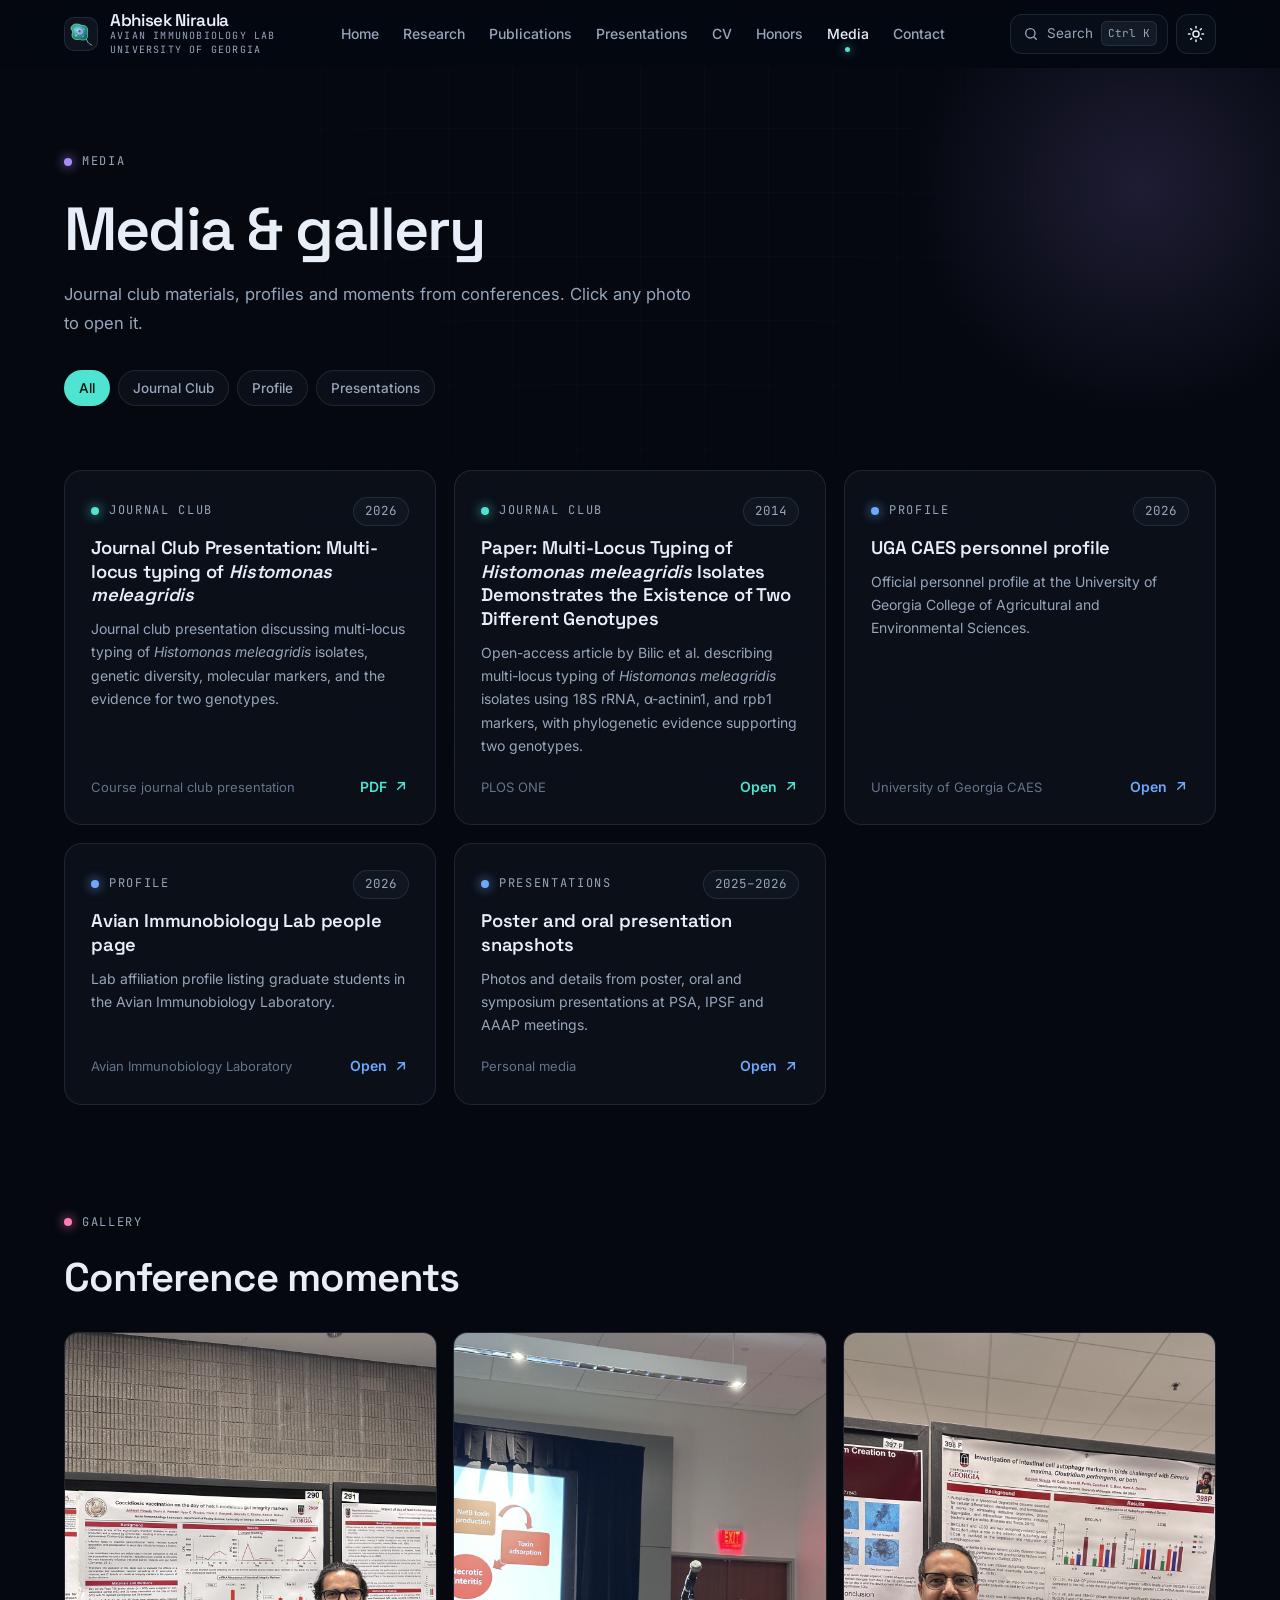
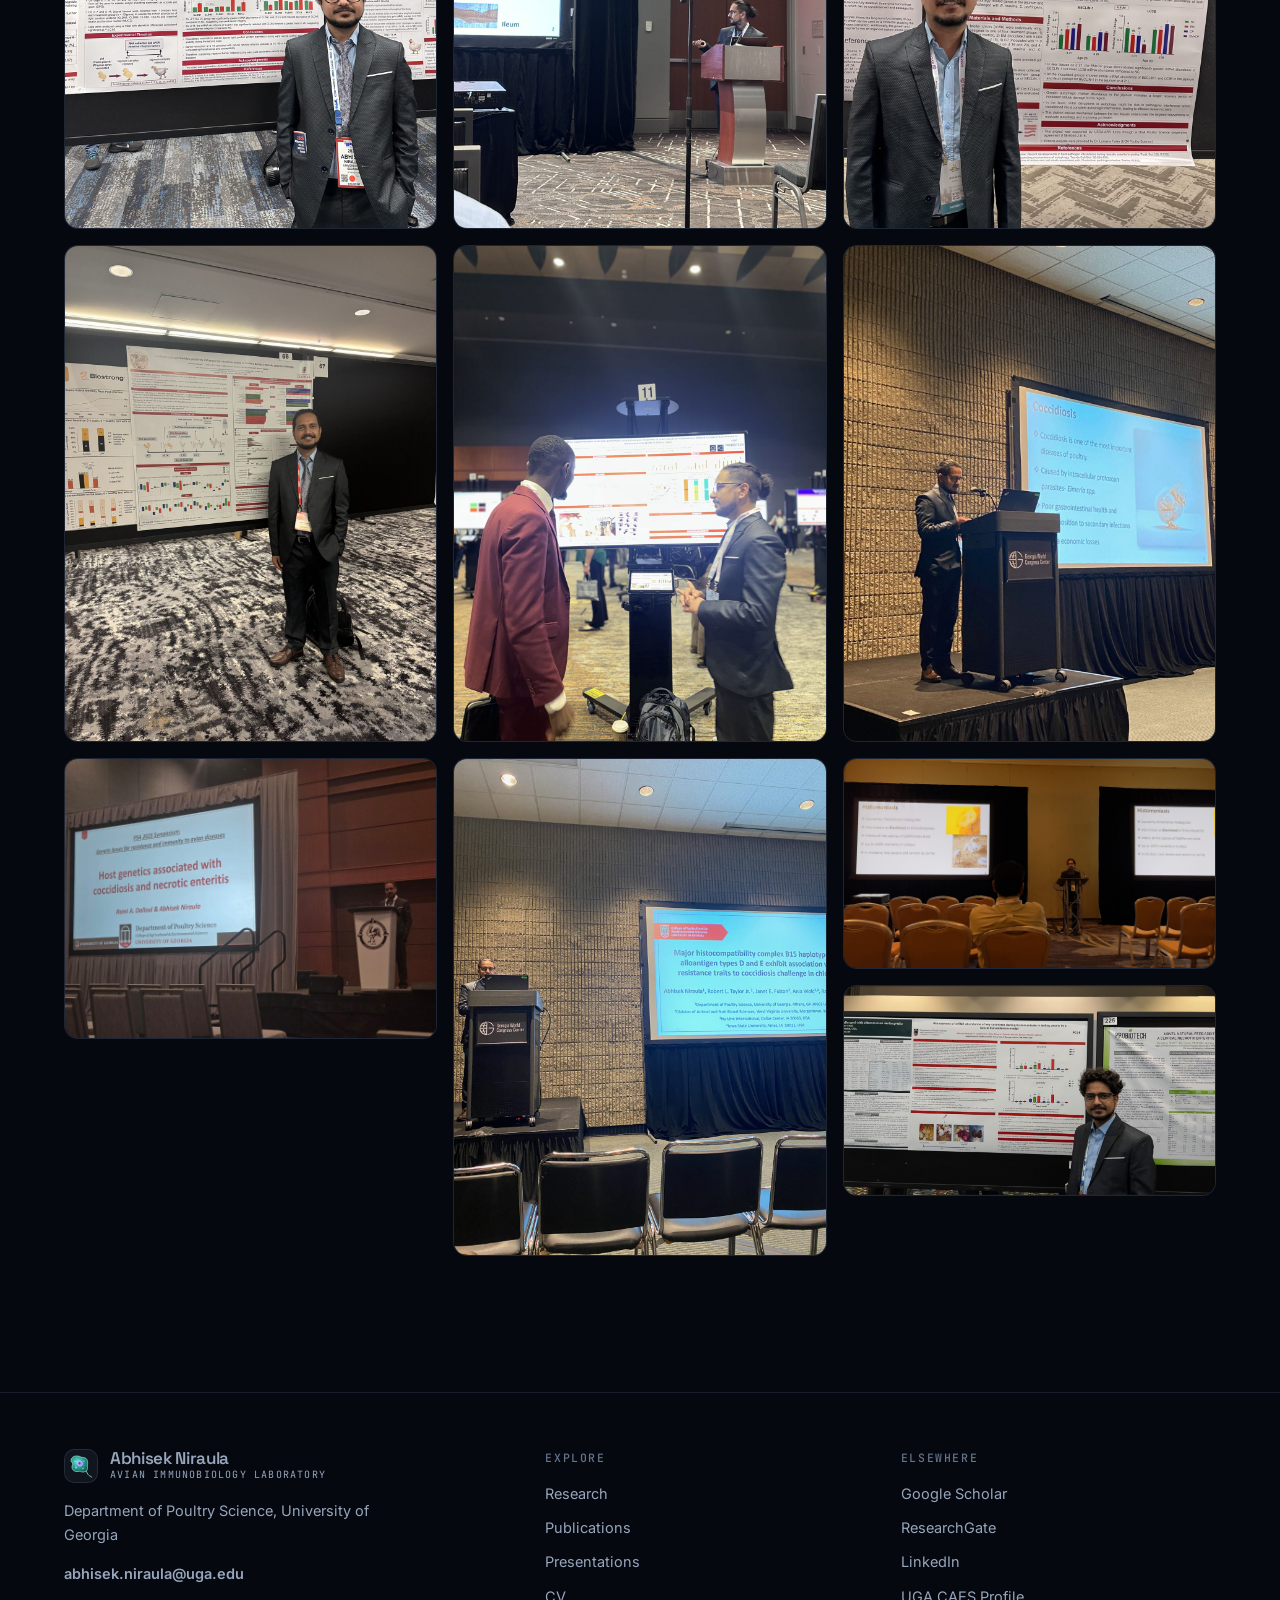
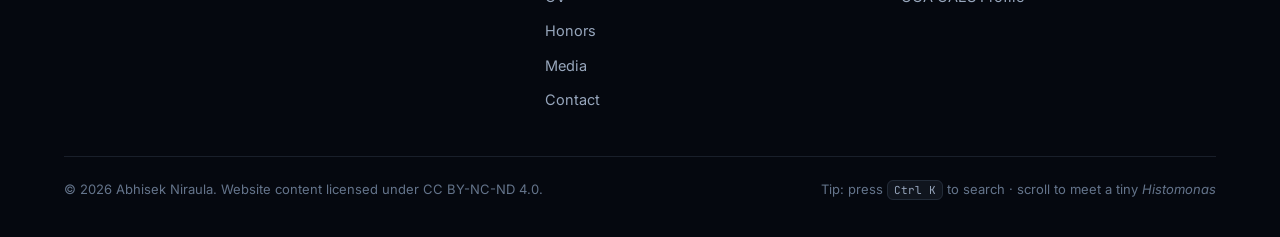
<file: media.html>
<!DOCTYPE html>
<html lang="en" data-theme="dark" class="no-js">
<head>
  <meta charset="UTF-8" />
  <meta name="viewport" content="width=device-width, initial-scale=1.0" />
  <title>Media | Abhisek Niraula</title>
  <meta name="description" content="Media, journal club materials, profiles and photo gallery of Abhisek Niraula." />
  <meta name="author" content="Abhisek Niraula" />
  <meta name="theme-color" content="#05080f" />
  <link rel="canonical" href="https://abhisekniraula.github.io/media.html" />
  <meta property="og:type" content="website" />
  <meta property="og:site_name" content="Abhisek Niraula" />
  <meta property="og:title" content="Media | Abhisek Niraula" />
  <meta property="og:description" content="Media, journal club materials, profiles and photo gallery of Abhisek Niraula." />
  <meta property="og:url" content="https://abhisekniraula.github.io/media.html" />
  <meta property="og:image" content="https://abhisekniraula.github.io/assets/img/og-card.jpg" />
  <meta name="twitter:card" content="summary_large_image" />
  <link rel="icon" href="assets/img/favicon.svg" type="image/svg+xml" />
  <link rel="apple-touch-icon" href="assets/img/apple-touch-icon.png" />
  <script>
    (function () {
      document.documentElement.classList.remove("no-js");
      try { var t = localStorage.getItem("an-theme"); if (t) document.documentElement.dataset.theme = t; } catch (e) {}
    })();
  </script>
  <link rel="preconnect" href="https://fonts.googleapis.com" />
  <link rel="preconnect" href="https://fonts.gstatic.com" crossorigin />
  <link href="https://fonts.googleapis.com/css2?family=Inter:wght@400;500;600;700&family=JetBrains+Mono:wght@400;500&family=Space+Grotesk:wght@500;600&display=swap" rel="stylesheet" />
  <link rel="stylesheet" href="assets/css/styles.css" />
</head>
<body data-page="media">
  <svg width="0" height="0" style="position:absolute" aria-hidden="true">
  <defs>
    <radialGradient id="hmBody" cx="40%" cy="38%" r="70%">
      <stop offset="0" stop-color="#7ff5e6" stop-opacity=".95"/>
      <stop offset=".65" stop-color="#1fb5a6" stop-opacity=".75"/>
      <stop offset="1" stop-color="#0d5f63" stop-opacity=".9"/>
    </radialGradient>
    <symbol id="hm" viewBox="0 0 48 48">
      <path class="hm-flag" d="M33 31 C36 34 34 38 38 40 S42 45 46 46" fill="none" stroke="#9ff7ec" stroke-width="1.4" stroke-linecap="round">
        <animate attributeName="d" dur=".7s" repeatCount="indefinite"
          values="M33 31 C36 34 34 38 38 40 S42 45 46 46;M33 31 C34 35 38 37 37 41 S43 43 45 47;M33 31 C36 34 34 38 38 40 S42 45 46 46"/>
      </path>
      <path d="M4 12c1-6 7-9 13-8 5 0 7 3 11 3 5 0 9 3 9 8 1 5-1 8 0 12 1 5-3 9-9 9-4 0-6-2-10-1-6 1-11-2-12-7-1-4 2-6 1-9-1-3-4-4-3-7z" fill="url(#hmBody)" stroke="#bafcf3" stroke-width="1.1"/>
      <circle cx="22" cy="19" r="5.2" fill="#a78bfa" stroke="#e1d6ff" stroke-width=".9"/>
      <circle cx="21" cy="18.4" r="2" fill="#5b3fd1"/>
      <circle cx="12" cy="15" r="1.5" fill="#f4c46a"/>
      <circle cx="14" cy="27" r="1.8" fill="#f4c46a"/>
      <circle cx="28" cy="29" r="1.3" fill="#f4c46a"/>
      <circle cx="30" cy="14" r="1.1" fill="#ffffff" fill-opacity=".8"/>
    </symbol>
  </defs>
</svg>
  <a href="#main" class="skip-link">Skip to content</a>
  <header class="site-header" id="site-header">
    <div class="container header-inner">
      <a href="index.html" class="brand" aria-label="Abhisek Niraula — home">
        <span class="brand-mark"><svg viewBox="0 0 48 48" aria-hidden="true"><use href="#hm"/></svg></span>
        <span><span class="brand-name">Abhisek Niraula</span><span class="brand-sub">Avian Immunobiology Lab</span><span class="brand-sub">University of Georgia</span></span>
      </a>
      <nav class="nav" aria-label="Primary">
        <a href="index.html">Home</a>
        <a href="research.html">Research</a>
        <a href="publications.html">Publications</a>
        <a href="presentations.html">Presentations</a>
        <a href="cv.html">CV</a>
        <a href="honors.html">Honors</a>
        <a href="media.html" aria-current="page">Media</a>
        <a href="contact.html">Contact</a>
      </nav>
      <div class="header-actions">
        <button class="search-trigger" type="button" data-open-palette aria-label="Search the site"><svg viewBox="0 0 24 24" fill="none" stroke="currentColor" stroke-width="2" stroke-linecap="round"><circle cx="11" cy="11" r="7"/><path d="m20 20-3.5-3.5"/></svg><span>Search</span><kbd>Ctrl K</kbd></button>
        <button class="icon-btn" id="theme-toggle" type="button" aria-label="Switch colour theme" title="Dark / brightfield"><svg viewBox="0 0 24 24" fill="none" stroke="currentColor" stroke-width="2" stroke-linecap="round"><path class="i-moon" d="M21 12.8A9 9 0 1 1 11.2 3a7 7 0 0 0 9.8 9.8z"/></svg></button>
        <button class="icon-btn menu-btn" id="menu-toggle" type="button" aria-label="Open menu" aria-expanded="false" aria-controls="mobile-menu"><svg viewBox="0 0 24 24" fill="none" stroke="currentColor" stroke-width="2" stroke-linecap="round"><path d="M4 7h16M4 12h16M4 17h10"/></svg></button>
      </div>
    </div>
    <div class="progress" aria-hidden="true"><span class="progress-bar"></span><span class="progress-hm"><svg viewBox="0 0 48 48" aria-hidden="true"><use href="#hm"/></svg></span></div>
  </header>
  <nav class="mobile-menu" id="mobile-menu" aria-label="Mobile">
    <div class="container">
      <a href="index.html"><span>01</span>Home</a>
      <a href="research.html"><span>02</span>Research</a>
      <a href="publications.html"><span>03</span>Publications</a>
      <a href="presentations.html"><span>04</span>Presentations</a>
      <a href="cv.html"><span>05</span>CV</a>
      <a href="honors.html"><span>06</span>Honors</a>
      <a href="media.html" aria-current="page"><span>07</span>Media</a>
      <a href="contact.html"><span>08</span>Contact</a>
    </div>
  </nav>

  <main id="main">
    <section class="page-hero" style="--k:var(--violet)">
      <div class="container">
        <p class="kicker reveal">Media</p>
        <h1 class="h-page reveal" style="--d:60ms">Media &amp; gallery</h1>
        <p class="lead reveal" style="--d:120ms">Journal club materials, profiles and moments from conferences. Click any photo to open it.</p>
        <div class="filter-bar reveal" style="margin-top:32px;--d:180ms" id="media-filters" role="group" aria-label="Filter media"></div>
      </div>
    </section>
    <section class="section" style="padding-top:24px">
      <div class="container"><div class="grid grid-3" id="media-grid"></div></div>
    </section>
    <section class="section" style="padding-top:0">
      <div class="container">
        <p class="kicker" style="--k:var(--rose)">Gallery</p>
        <h2 class="h2">Conference moments</h2>
        <div class="masonry" id="gallery" style="margin-top:32px"></div>
      </div>
    </section>

  </main>

  <footer class="site-footer">
    <div class="container">
      <div class="footer-grid">
        <div>
          <a href="index.html" class="brand"><span class="brand-mark"><svg viewBox="0 0 48 48" aria-hidden="true"><use href="#hm"/></svg></span><span><span class="brand-name">Abhisek Niraula</span><span class="brand-sub" data-profile="lab">Avian Immunobiology Laboratory</span></span></a>
          <p class="muted" style="margin:16px 0 0;max-width:40ch;font-size:14.5px" data-profile="affiliation">Department of Poultry Science, University of Georgia</p>
          <p style="margin:14px 0 0"><a class="arrow-link" id="footer-email" href="mailto:abhisek.niraula@uga.edu">abhisek.niraula@uga.edu</a></p>
        </div>
        <div>
          <h4>Explore</h4>
          <ul><li><a href="research.html">Research</a></li><li><a href="publications.html">Publications</a></li><li><a href="presentations.html">Presentations</a></li><li><a href="cv.html">CV</a></li><li><a href="honors.html">Honors</a></li><li><a href="media.html">Media</a></li><li><a href="contact.html">Contact</a></li></ul>
        </div>
        <div>
          <h4>Elsewhere</h4>
          <ul id="footer-links"></ul>
        </div>
      </div>
      <div class="footer-bottom">
        <span id="footer-note">© Abhisek Niraula</span>
        <span>Tip: press <kbd>Ctrl K</kbd> to search · scroll to meet a tiny <i>Histomonas</i></span>
      </div>
    </div>
  </footer>

  <button class="to-top" id="to-top" type="button" aria-label="Back to top">
    <svg class="ring-svg" viewBox="0 0 46 46" aria-hidden="true"><circle cx="23" cy="23" r="21" fill="none" stroke="var(--line)" stroke-width="2"/><circle id="to-top-ring" cx="23" cy="23" r="21" fill="none" stroke="var(--accent)" stroke-width="2" stroke-linecap="round" stroke-dasharray="131.95" stroke-dashoffset="131.95"/></svg>
    <svg class="arrow" viewBox="0 0 24 24" fill="none" stroke="currentColor" stroke-width="2.2" stroke-linecap="round"><path d="M12 19V5M5 12l7-7 7 7"/></svg>
  </button>
  <div class="hm-cursor" id="hm-cursor" aria-hidden="true"><svg viewBox="0 0 48 48" aria-hidden="true"><use href="#hm"/></svg></div>

  <script src="assets/js/site-data.js"></script>
  <script src="assets/js/app.js"></script>
</body>
</html>
</file>
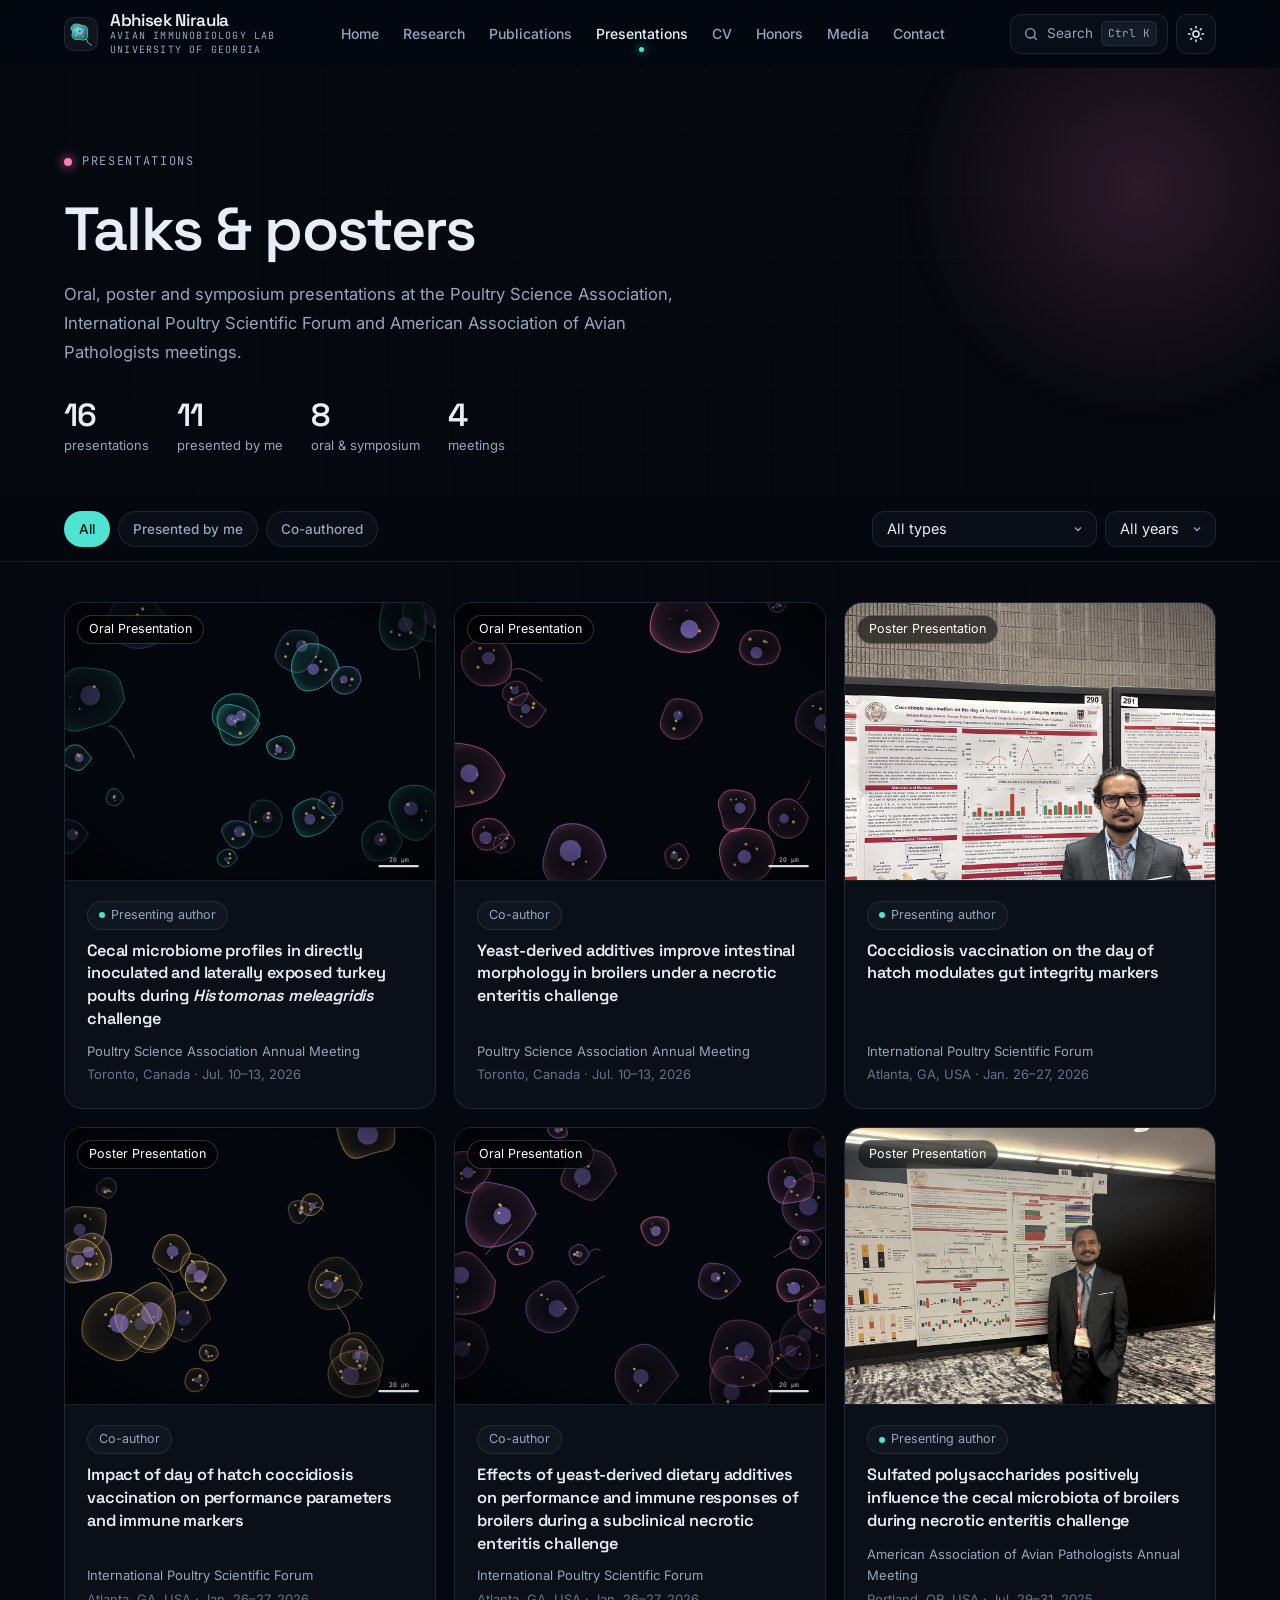
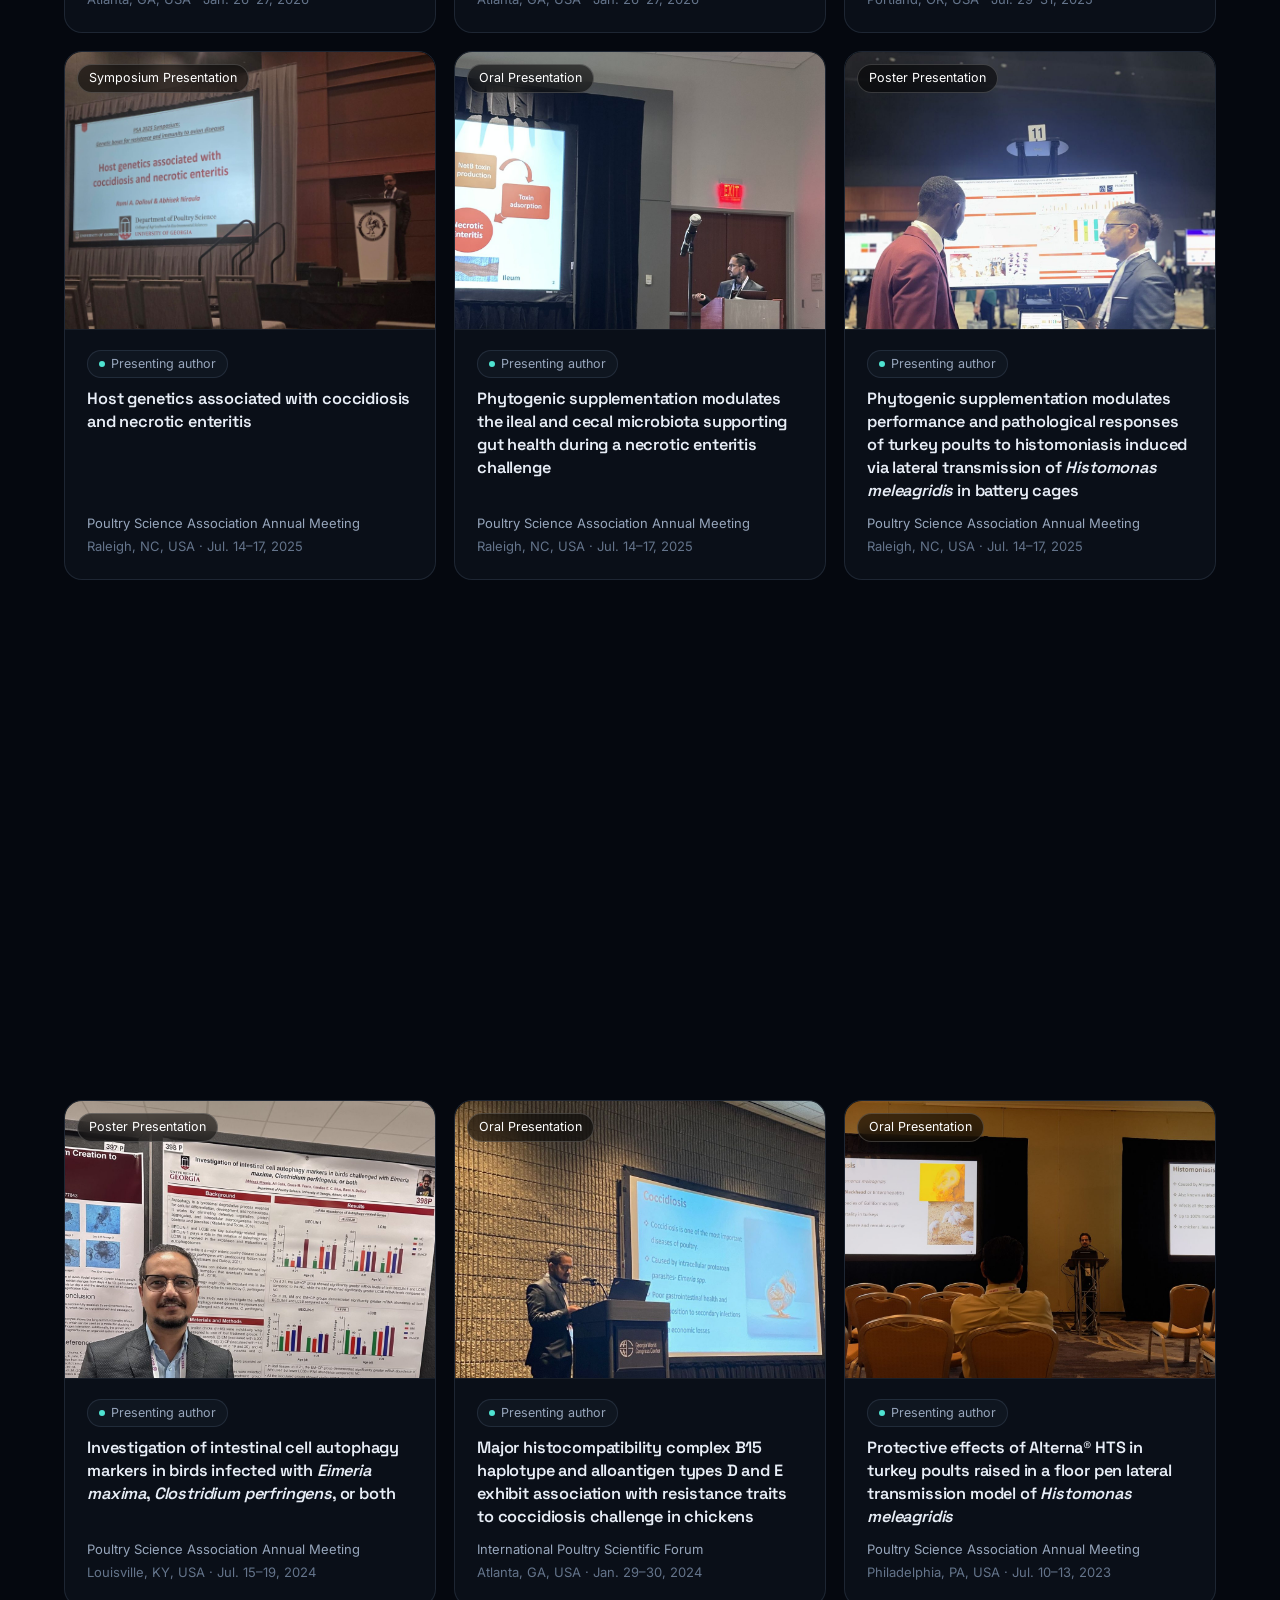
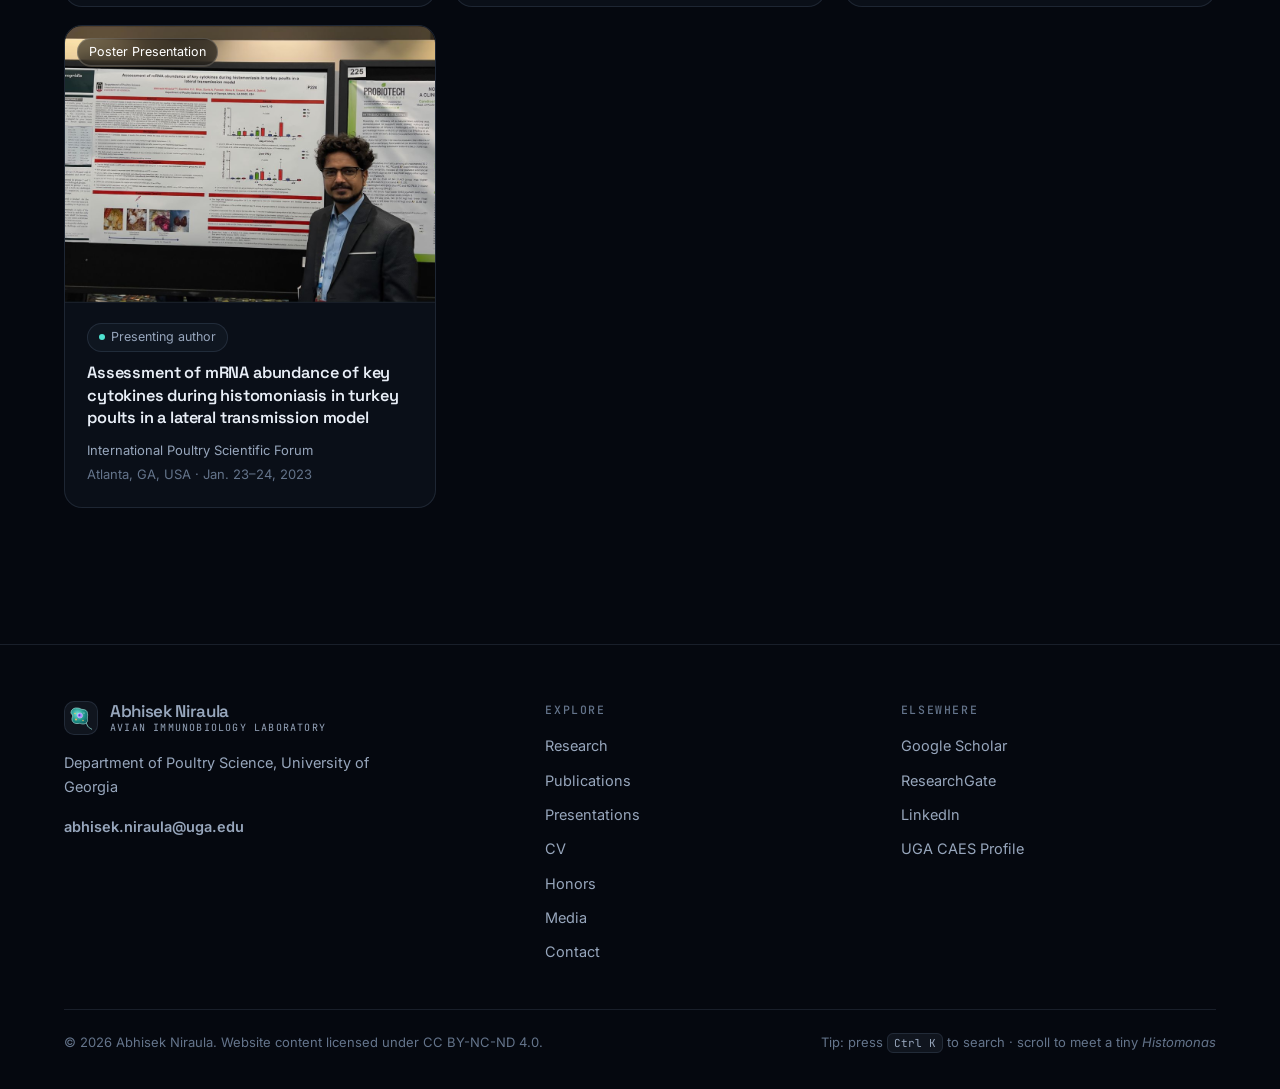
<file: presentations.html>
<!DOCTYPE html>
<html lang="en" data-theme="dark" class="no-js">
<head>
  <meta charset="UTF-8" />
  <meta name="viewport" content="width=device-width, initial-scale=1.0" />
  <title>Presentations | Abhisek Niraula</title>
  <meta name="description" content="Conference talks and posters by Abhisek Niraula at PSA, IPSF and AAAP meetings." />
  <meta name="author" content="Abhisek Niraula" />
  <meta name="theme-color" content="#05080f" />
  <link rel="canonical" href="https://abhisekniraula.github.io/presentations.html" />
  <meta property="og:type" content="website" />
  <meta property="og:site_name" content="Abhisek Niraula" />
  <meta property="og:title" content="Presentations | Abhisek Niraula" />
  <meta property="og:description" content="Conference talks and posters by Abhisek Niraula at PSA, IPSF and AAAP meetings." />
  <meta property="og:url" content="https://abhisekniraula.github.io/presentations.html" />
  <meta property="og:image" content="https://abhisekniraula.github.io/assets/img/og-card.jpg" />
  <meta name="twitter:card" content="summary_large_image" />
  <link rel="icon" href="assets/img/favicon.svg" type="image/svg+xml" />
  <link rel="apple-touch-icon" href="assets/img/apple-touch-icon.png" />
  <script>
    (function () {
      document.documentElement.classList.remove("no-js");
      try { var t = localStorage.getItem("an-theme"); if (t) document.documentElement.dataset.theme = t; } catch (e) {}
    })();
  </script>
  <link rel="preconnect" href="https://fonts.googleapis.com" />
  <link rel="preconnect" href="https://fonts.gstatic.com" crossorigin />
  <link href="https://fonts.googleapis.com/css2?family=Inter:wght@400;500;600;700&family=JetBrains+Mono:wght@400;500&family=Space+Grotesk:wght@500;600&display=swap" rel="stylesheet" />
  <link rel="stylesheet" href="assets/css/styles.css" />
</head>
<body data-page="presentations">
  <svg width="0" height="0" style="position:absolute" aria-hidden="true">
  <defs>
    <radialGradient id="hmBody" cx="40%" cy="38%" r="70%">
      <stop offset="0" stop-color="#7ff5e6" stop-opacity=".95"/>
      <stop offset=".65" stop-color="#1fb5a6" stop-opacity=".75"/>
      <stop offset="1" stop-color="#0d5f63" stop-opacity=".9"/>
    </radialGradient>
    <symbol id="hm" viewBox="0 0 48 48">
      <path class="hm-flag" d="M33 31 C36 34 34 38 38 40 S42 45 46 46" fill="none" stroke="#9ff7ec" stroke-width="1.4" stroke-linecap="round">
        <animate attributeName="d" dur=".7s" repeatCount="indefinite"
          values="M33 31 C36 34 34 38 38 40 S42 45 46 46;M33 31 C34 35 38 37 37 41 S43 43 45 47;M33 31 C36 34 34 38 38 40 S42 45 46 46"/>
      </path>
      <path d="M4 12c1-6 7-9 13-8 5 0 7 3 11 3 5 0 9 3 9 8 1 5-1 8 0 12 1 5-3 9-9 9-4 0-6-2-10-1-6 1-11-2-12-7-1-4 2-6 1-9-1-3-4-4-3-7z" fill="url(#hmBody)" stroke="#bafcf3" stroke-width="1.1"/>
      <circle cx="22" cy="19" r="5.2" fill="#a78bfa" stroke="#e1d6ff" stroke-width=".9"/>
      <circle cx="21" cy="18.4" r="2" fill="#5b3fd1"/>
      <circle cx="12" cy="15" r="1.5" fill="#f4c46a"/>
      <circle cx="14" cy="27" r="1.8" fill="#f4c46a"/>
      <circle cx="28" cy="29" r="1.3" fill="#f4c46a"/>
      <circle cx="30" cy="14" r="1.1" fill="#ffffff" fill-opacity=".8"/>
    </symbol>
  </defs>
</svg>
  <a href="#main" class="skip-link">Skip to content</a>
  <header class="site-header" id="site-header">
    <div class="container header-inner">
      <a href="index.html" class="brand" aria-label="Abhisek Niraula — home">
        <span class="brand-mark"><svg viewBox="0 0 48 48" aria-hidden="true"><use href="#hm"/></svg></span>
        <span><span class="brand-name">Abhisek Niraula</span><span class="brand-sub">Avian Immunobiology Lab</span><span class="brand-sub">University of Georgia</span></span>
      </a>
      <nav class="nav" aria-label="Primary">
        <a href="index.html">Home</a>
        <a href="research.html">Research</a>
        <a href="publications.html">Publications</a>
        <a href="presentations.html" aria-current="page">Presentations</a>
        <a href="cv.html">CV</a>
        <a href="honors.html">Honors</a>
        <a href="media.html">Media</a>
        <a href="contact.html">Contact</a>
      </nav>
      <div class="header-actions">
        <button class="search-trigger" type="button" data-open-palette aria-label="Search the site"><svg viewBox="0 0 24 24" fill="none" stroke="currentColor" stroke-width="2" stroke-linecap="round"><circle cx="11" cy="11" r="7"/><path d="m20 20-3.5-3.5"/></svg><span>Search</span><kbd>Ctrl K</kbd></button>
        <button class="icon-btn" id="theme-toggle" type="button" aria-label="Switch colour theme" title="Dark / brightfield"><svg viewBox="0 0 24 24" fill="none" stroke="currentColor" stroke-width="2" stroke-linecap="round"><path class="i-moon" d="M21 12.8A9 9 0 1 1 11.2 3a7 7 0 0 0 9.8 9.8z"/></svg></button>
        <button class="icon-btn menu-btn" id="menu-toggle" type="button" aria-label="Open menu" aria-expanded="false" aria-controls="mobile-menu"><svg viewBox="0 0 24 24" fill="none" stroke="currentColor" stroke-width="2" stroke-linecap="round"><path d="M4 7h16M4 12h16M4 17h10"/></svg></button>
      </div>
    </div>
    <div class="progress" aria-hidden="true"><span class="progress-bar"></span><span class="progress-hm"><svg viewBox="0 0 48 48" aria-hidden="true"><use href="#hm"/></svg></span></div>
  </header>
  <nav class="mobile-menu" id="mobile-menu" aria-label="Mobile">
    <div class="container">
      <a href="index.html"><span>01</span>Home</a>
      <a href="research.html"><span>02</span>Research</a>
      <a href="publications.html"><span>03</span>Publications</a>
      <a href="presentations.html" aria-current="page"><span>04</span>Presentations</a>
      <a href="cv.html"><span>05</span>CV</a>
      <a href="honors.html"><span>06</span>Honors</a>
      <a href="media.html"><span>07</span>Media</a>
      <a href="contact.html"><span>08</span>Contact</a>
    </div>
  </nav>

  <main id="main">
    <section class="page-hero" style="--k:var(--rose)">
      <div class="container">
        <p class="kicker reveal">Presentations</p>
        <h1 class="h-page reveal" style="--d:60ms">Talks &amp; posters</h1>
        <p class="lead reveal" style="--d:120ms">Oral, poster and symposium presentations at the Poultry Science Association, International Poultry Scientific Forum and American Association of Avian Pathologists meetings.</p>
        <div class="mini-stats reveal" id="pres-stats" style="--d:180ms"></div>
      </div>
    </section>
    <div class="toolbar">
      <div class="container toolbar-row">
        <div class="filter-bar" id="pres-who" role="group" aria-label="Presenter"></div>
        <div class="filter-bar">
          <label class="sr-only" for="presentation-type">Type</label>
          <select class="input" id="presentation-type" style="width:auto;height:36px"></select>
          <label class="sr-only" for="presentation-year">Year</label>
          <select class="input" id="presentation-year" style="width:auto;height:36px"></select>
        </div>
      </div>
    </div>
    <section class="section" style="padding-top:40px">
      <div class="container"><div class="grid grid-3" id="presentation-grid"></div></div>
    </section>

  </main>

  <footer class="site-footer">
    <div class="container">
      <div class="footer-grid">
        <div>
          <a href="index.html" class="brand"><span class="brand-mark"><svg viewBox="0 0 48 48" aria-hidden="true"><use href="#hm"/></svg></span><span><span class="brand-name">Abhisek Niraula</span><span class="brand-sub" data-profile="lab">Avian Immunobiology Laboratory</span></span></a>
          <p class="muted" style="margin:16px 0 0;max-width:40ch;font-size:14.5px" data-profile="affiliation">Department of Poultry Science, University of Georgia</p>
          <p style="margin:14px 0 0"><a class="arrow-link" id="footer-email" href="mailto:abhisek.niraula@uga.edu">abhisek.niraula@uga.edu</a></p>
        </div>
        <div>
          <h4>Explore</h4>
          <ul><li><a href="research.html">Research</a></li><li><a href="publications.html">Publications</a></li><li><a href="presentations.html">Presentations</a></li><li><a href="cv.html">CV</a></li><li><a href="honors.html">Honors</a></li><li><a href="media.html">Media</a></li><li><a href="contact.html">Contact</a></li></ul>
        </div>
        <div>
          <h4>Elsewhere</h4>
          <ul id="footer-links"></ul>
        </div>
      </div>
      <div class="footer-bottom">
        <span id="footer-note">© Abhisek Niraula</span>
        <span>Tip: press <kbd>Ctrl K</kbd> to search · scroll to meet a tiny <i>Histomonas</i></span>
      </div>
    </div>
  </footer>

  <button class="to-top" id="to-top" type="button" aria-label="Back to top">
    <svg class="ring-svg" viewBox="0 0 46 46" aria-hidden="true"><circle cx="23" cy="23" r="21" fill="none" stroke="var(--line)" stroke-width="2"/><circle id="to-top-ring" cx="23" cy="23" r="21" fill="none" stroke="var(--accent)" stroke-width="2" stroke-linecap="round" stroke-dasharray="131.95" stroke-dashoffset="131.95"/></svg>
    <svg class="arrow" viewBox="0 0 24 24" fill="none" stroke="currentColor" stroke-width="2.2" stroke-linecap="round"><path d="M12 19V5M5 12l7-7 7 7"/></svg>
  </button>
  <div class="hm-cursor" id="hm-cursor" aria-hidden="true"><svg viewBox="0 0 48 48" aria-hidden="true"><use href="#hm"/></svg></div>

  <script src="assets/js/site-data.js"></script>
  <script src="assets/js/app.js"></script>
</body>
</html>
</file>
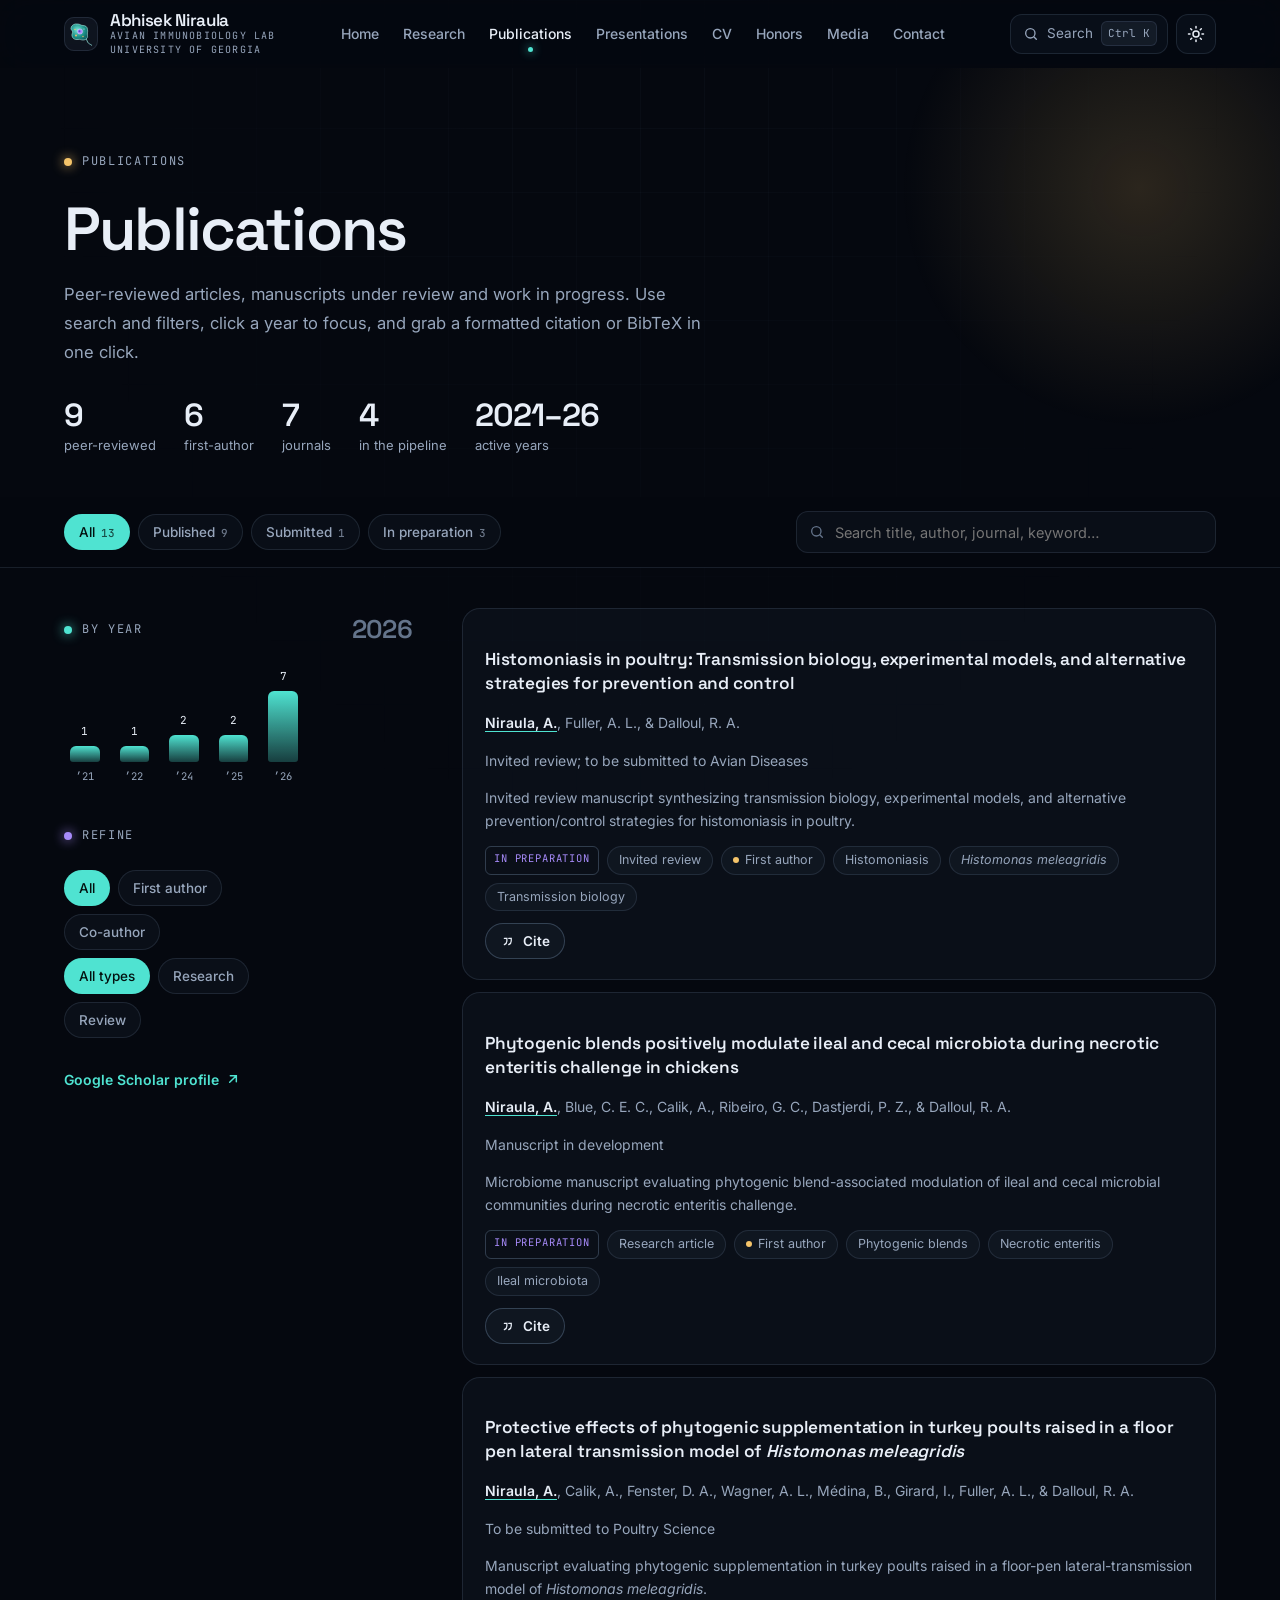
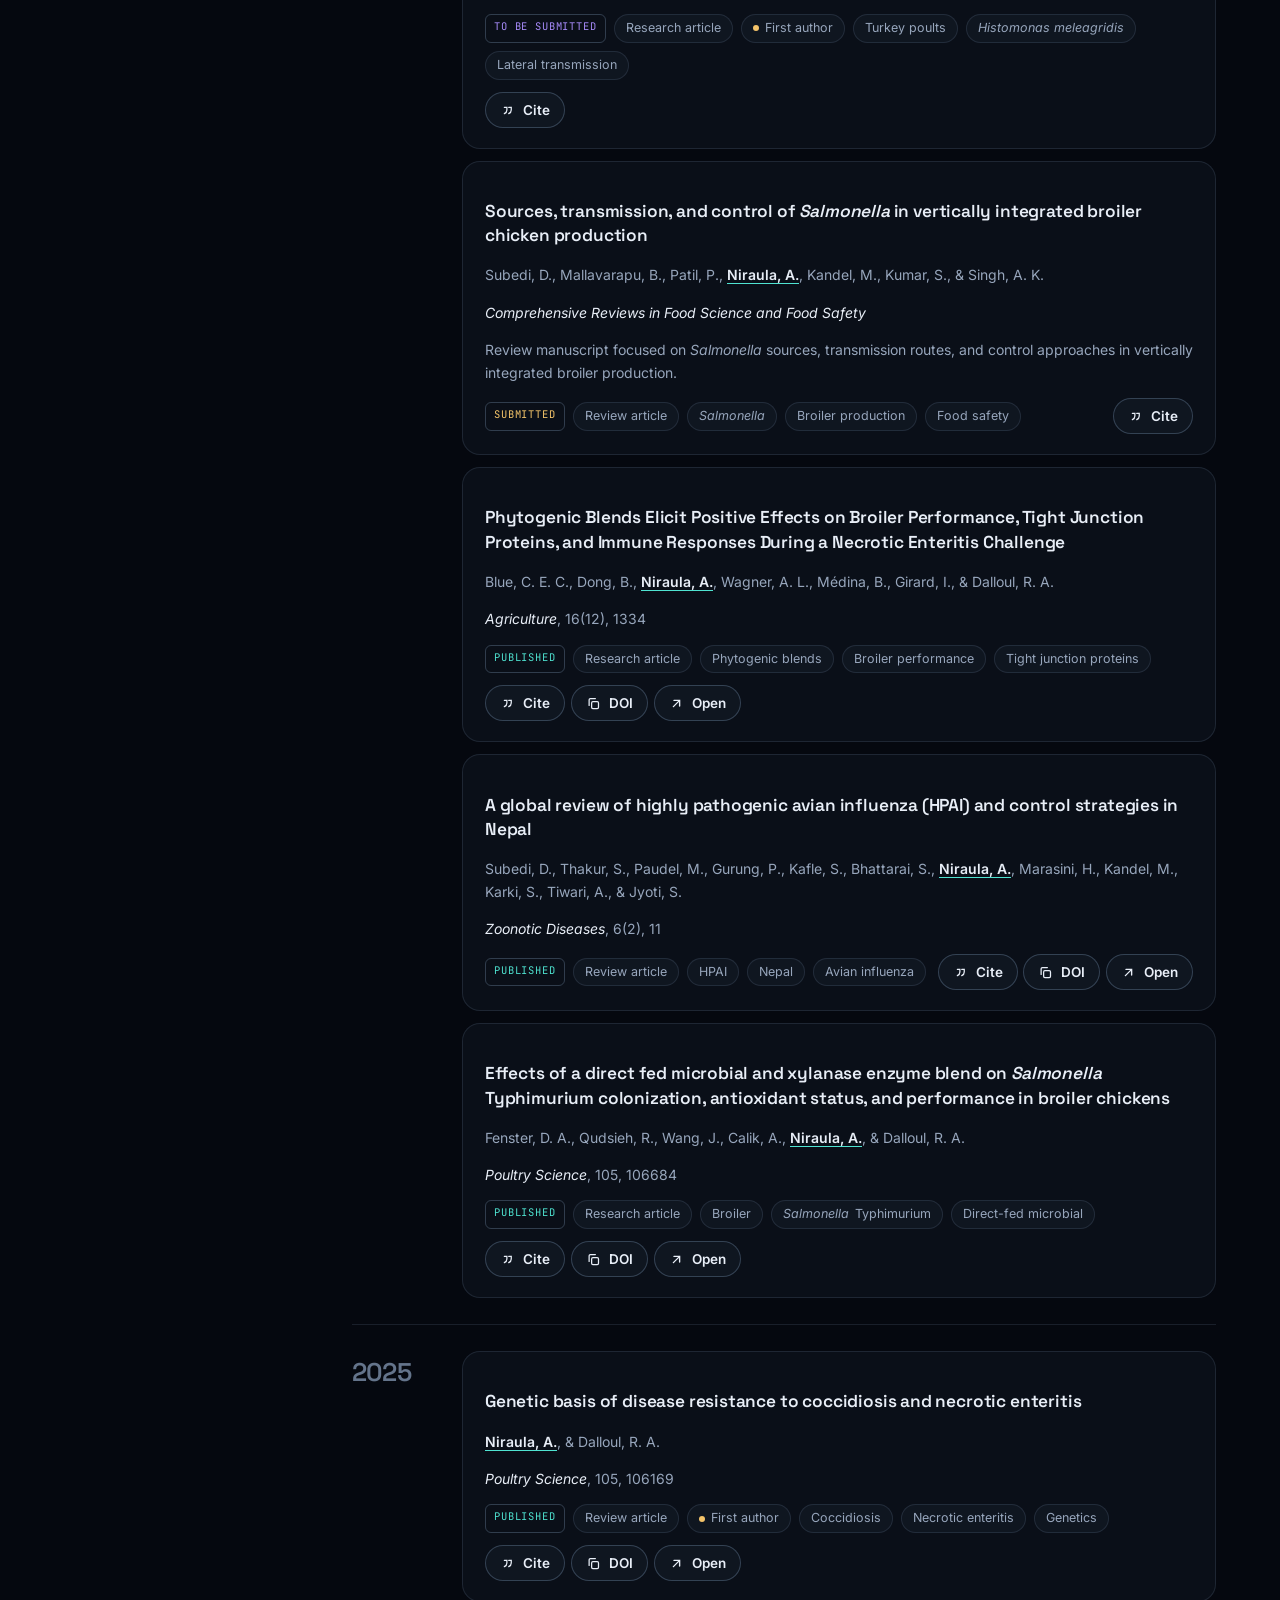
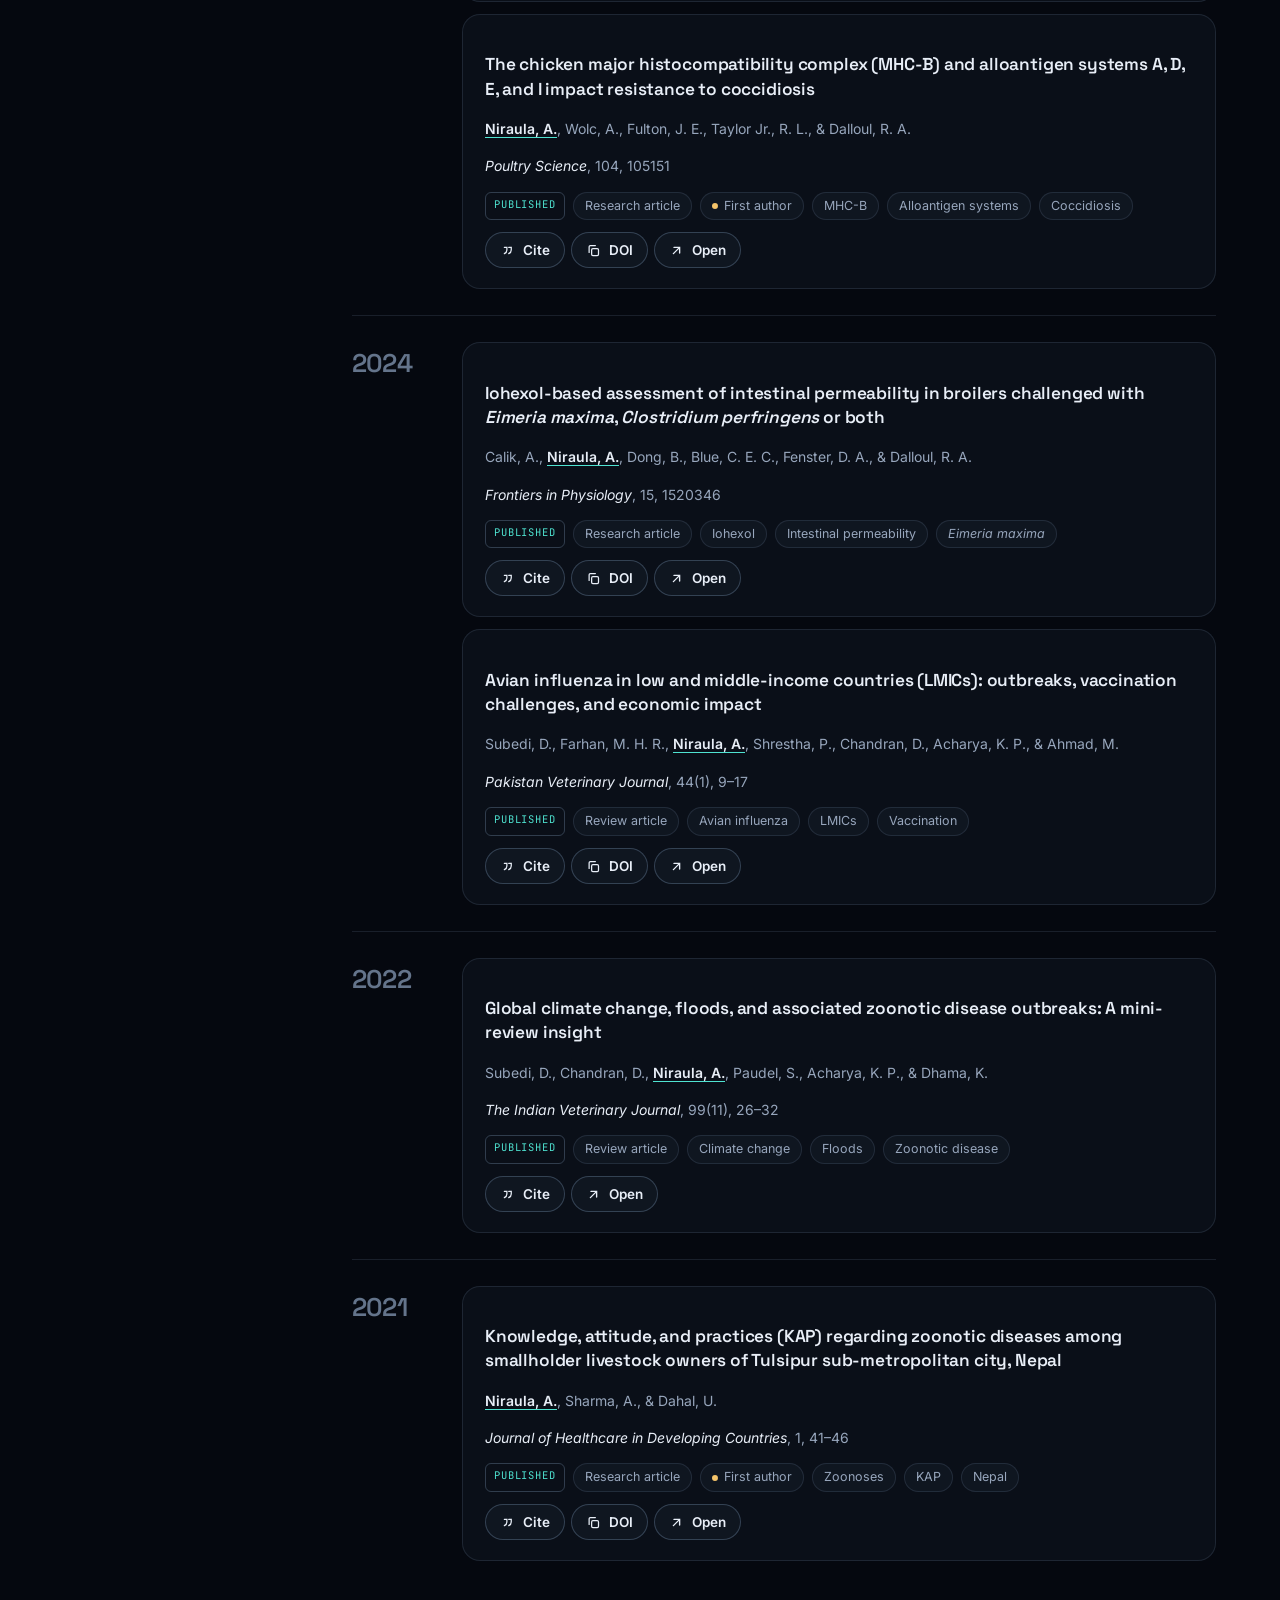
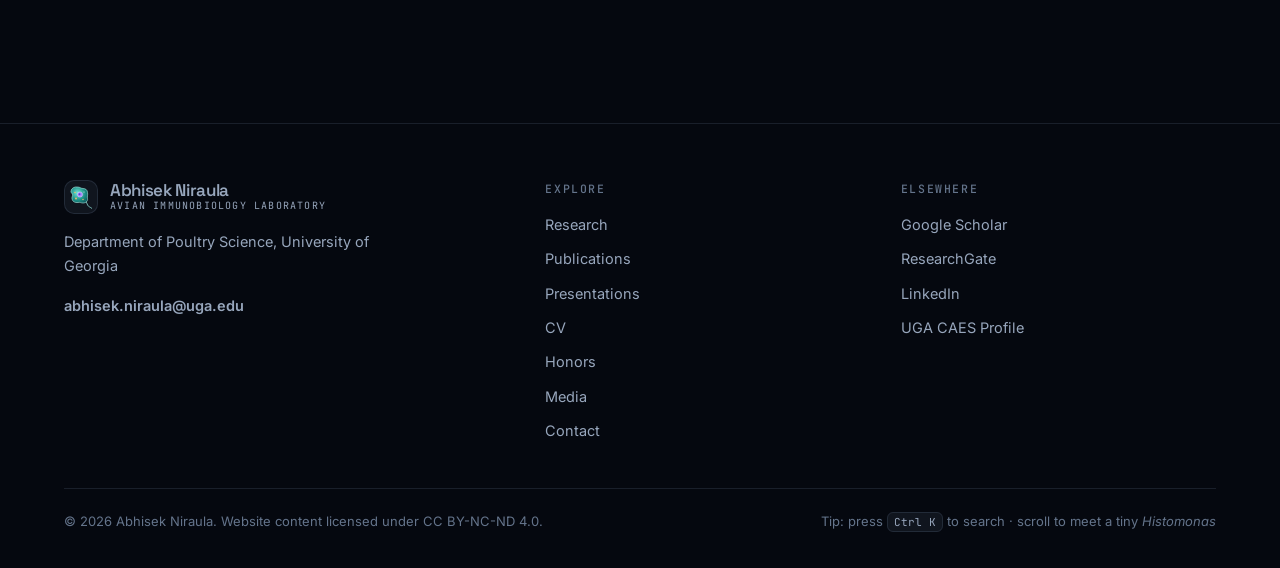
<file: publications.html>
<!DOCTYPE html>
<html lang="en" data-theme="dark" class="no-js">
<head>
  <meta charset="UTF-8" />
  <meta name="viewport" content="width=device-width, initial-scale=1.0" />
  <title>Publications | Abhisek Niraula</title>
  <meta name="description" content="Peer-reviewed publications, submitted and in-preparation manuscripts by Abhisek Niraula, with citations and BibTeX." />
  <meta name="author" content="Abhisek Niraula" />
  <meta name="theme-color" content="#05080f" />
  <link rel="canonical" href="https://abhisekniraula.github.io/publications.html" />
  <meta property="og:type" content="website" />
  <meta property="og:site_name" content="Abhisek Niraula" />
  <meta property="og:title" content="Publications | Abhisek Niraula" />
  <meta property="og:description" content="Peer-reviewed publications, submitted and in-preparation manuscripts by Abhisek Niraula, with citations and BibTeX." />
  <meta property="og:url" content="https://abhisekniraula.github.io/publications.html" />
  <meta property="og:image" content="https://abhisekniraula.github.io/assets/img/og-card.jpg" />
  <meta name="twitter:card" content="summary_large_image" />
  <link rel="icon" href="assets/img/favicon.svg" type="image/svg+xml" />
  <link rel="apple-touch-icon" href="assets/img/apple-touch-icon.png" />
  <script>
    (function () {
      document.documentElement.classList.remove("no-js");
      try { var t = localStorage.getItem("an-theme"); if (t) document.documentElement.dataset.theme = t; } catch (e) {}
    })();
  </script>
  <link rel="preconnect" href="https://fonts.googleapis.com" />
  <link rel="preconnect" href="https://fonts.gstatic.com" crossorigin />
  <link href="https://fonts.googleapis.com/css2?family=Inter:wght@400;500;600;700&family=JetBrains+Mono:wght@400;500&family=Space+Grotesk:wght@500;600&display=swap" rel="stylesheet" />
  <link rel="stylesheet" href="assets/css/styles.css" />
</head>
<body data-page="publications">
  <svg width="0" height="0" style="position:absolute" aria-hidden="true">
  <defs>
    <radialGradient id="hmBody" cx="40%" cy="38%" r="70%">
      <stop offset="0" stop-color="#7ff5e6" stop-opacity=".95"/>
      <stop offset=".65" stop-color="#1fb5a6" stop-opacity=".75"/>
      <stop offset="1" stop-color="#0d5f63" stop-opacity=".9"/>
    </radialGradient>
    <symbol id="hm" viewBox="0 0 48 48">
      <path class="hm-flag" d="M33 31 C36 34 34 38 38 40 S42 45 46 46" fill="none" stroke="#9ff7ec" stroke-width="1.4" stroke-linecap="round">
        <animate attributeName="d" dur=".7s" repeatCount="indefinite"
          values="M33 31 C36 34 34 38 38 40 S42 45 46 46;M33 31 C34 35 38 37 37 41 S43 43 45 47;M33 31 C36 34 34 38 38 40 S42 45 46 46"/>
      </path>
      <path d="M4 12c1-6 7-9 13-8 5 0 7 3 11 3 5 0 9 3 9 8 1 5-1 8 0 12 1 5-3 9-9 9-4 0-6-2-10-1-6 1-11-2-12-7-1-4 2-6 1-9-1-3-4-4-3-7z" fill="url(#hmBody)" stroke="#bafcf3" stroke-width="1.1"/>
      <circle cx="22" cy="19" r="5.2" fill="#a78bfa" stroke="#e1d6ff" stroke-width=".9"/>
      <circle cx="21" cy="18.4" r="2" fill="#5b3fd1"/>
      <circle cx="12" cy="15" r="1.5" fill="#f4c46a"/>
      <circle cx="14" cy="27" r="1.8" fill="#f4c46a"/>
      <circle cx="28" cy="29" r="1.3" fill="#f4c46a"/>
      <circle cx="30" cy="14" r="1.1" fill="#ffffff" fill-opacity=".8"/>
    </symbol>
  </defs>
</svg>
  <a href="#main" class="skip-link">Skip to content</a>
  <header class="site-header" id="site-header">
    <div class="container header-inner">
      <a href="index.html" class="brand" aria-label="Abhisek Niraula — home">
        <span class="brand-mark"><svg viewBox="0 0 48 48" aria-hidden="true"><use href="#hm"/></svg></span>
        <span><span class="brand-name">Abhisek Niraula</span><span class="brand-sub">Avian Immunobiology Lab</span><span class="brand-sub">University of Georgia</span></span>
      </a>
      <nav class="nav" aria-label="Primary">
        <a href="index.html">Home</a>
        <a href="research.html">Research</a>
        <a href="publications.html" aria-current="page">Publications</a>
        <a href="presentations.html">Presentations</a>
        <a href="cv.html">CV</a>
        <a href="honors.html">Honors</a>
        <a href="media.html">Media</a>
        <a href="contact.html">Contact</a>
      </nav>
      <div class="header-actions">
        <button class="search-trigger" type="button" data-open-palette aria-label="Search the site"><svg viewBox="0 0 24 24" fill="none" stroke="currentColor" stroke-width="2" stroke-linecap="round"><circle cx="11" cy="11" r="7"/><path d="m20 20-3.5-3.5"/></svg><span>Search</span><kbd>Ctrl K</kbd></button>
        <button class="icon-btn" id="theme-toggle" type="button" aria-label="Switch colour theme" title="Dark / brightfield"><svg viewBox="0 0 24 24" fill="none" stroke="currentColor" stroke-width="2" stroke-linecap="round"><path class="i-moon" d="M21 12.8A9 9 0 1 1 11.2 3a7 7 0 0 0 9.8 9.8z"/></svg></button>
        <button class="icon-btn menu-btn" id="menu-toggle" type="button" aria-label="Open menu" aria-expanded="false" aria-controls="mobile-menu"><svg viewBox="0 0 24 24" fill="none" stroke="currentColor" stroke-width="2" stroke-linecap="round"><path d="M4 7h16M4 12h16M4 17h10"/></svg></button>
      </div>
    </div>
    <div class="progress" aria-hidden="true"><span class="progress-bar"></span><span class="progress-hm"><svg viewBox="0 0 48 48" aria-hidden="true"><use href="#hm"/></svg></span></div>
  </header>
  <nav class="mobile-menu" id="mobile-menu" aria-label="Mobile">
    <div class="container">
      <a href="index.html"><span>01</span>Home</a>
      <a href="research.html"><span>02</span>Research</a>
      <a href="publications.html" aria-current="page"><span>03</span>Publications</a>
      <a href="presentations.html"><span>04</span>Presentations</a>
      <a href="cv.html"><span>05</span>CV</a>
      <a href="honors.html"><span>06</span>Honors</a>
      <a href="media.html"><span>07</span>Media</a>
      <a href="contact.html"><span>08</span>Contact</a>
    </div>
  </nav>

  <main id="main">
    <section class="page-hero" style="--k:var(--gold)">
      <div class="container">
        <p class="kicker reveal">Publications</p>
        <h1 class="h-page reveal" style="--d:60ms">Publications</h1>
        <p class="lead reveal" style="--d:120ms">Peer-reviewed articles, manuscripts under review and work in progress. Use search and filters, click a year to focus, and grab a formatted citation or BibTeX in one click.</p>
        <div class="mini-stats reveal" id="pub-stats" style="--d:180ms"></div>
      </div>
    </section>
    <div class="toolbar">
      <div class="container toolbar-row">
        <div class="filter-bar" id="publication-tabs" role="group" aria-label="Publication status"></div>
        <label class="search-field"><span class="sr-only">Search publications</span>
          <svg viewBox="0 0 24 24" fill="none" stroke="currentColor" stroke-width="2" stroke-linecap="round"><circle cx="11" cy="11" r="7"/><path d="m20 20-3.5-3.5"/></svg>
          <input id="publication-search" type="search" placeholder="Search title, author, journal, keyword…" autocomplete="off" />
        </label>
      </div>
    </div>
    <section class="section" style="padding-top:40px">
      <div class="container pub-layout">
        <aside class="pub-aside">
          <p class="kicker">By year</p>
          <div class="histo" id="pub-histo"></div>
          <div style="margin-top:28px">
            <p class="kicker" style="--k:var(--violet)">Refine</p>
            <div class="filter-bar" id="pub-role" style="margin-top:12px" role="group" aria-label="Authorship"></div>
            <div class="filter-bar" id="pub-type" style="margin-top:8px" role="group" aria-label="Article type"></div>
          </div>
          <p style="margin-top:28px"><a class="arrow-link" id="scholar-link" href="#" target="_blank" rel="noopener">Google Scholar profile <svg viewBox="0 0 24 24" fill="none" stroke="currentColor" stroke-width="2.2" stroke-linecap="round"><path d="M7 17 17 7M8 7h9v9"/></svg></a></p>
        </aside>
        <div id="publication-list" aria-live="polite"></div>
      </div>
    </section>

  </main>

  <footer class="site-footer">
    <div class="container">
      <div class="footer-grid">
        <div>
          <a href="index.html" class="brand"><span class="brand-mark"><svg viewBox="0 0 48 48" aria-hidden="true"><use href="#hm"/></svg></span><span><span class="brand-name">Abhisek Niraula</span><span class="brand-sub" data-profile="lab">Avian Immunobiology Laboratory</span></span></a>
          <p class="muted" style="margin:16px 0 0;max-width:40ch;font-size:14.5px" data-profile="affiliation">Department of Poultry Science, University of Georgia</p>
          <p style="margin:14px 0 0"><a class="arrow-link" id="footer-email" href="mailto:abhisek.niraula@uga.edu">abhisek.niraula@uga.edu</a></p>
        </div>
        <div>
          <h4>Explore</h4>
          <ul><li><a href="research.html">Research</a></li><li><a href="publications.html">Publications</a></li><li><a href="presentations.html">Presentations</a></li><li><a href="cv.html">CV</a></li><li><a href="honors.html">Honors</a></li><li><a href="media.html">Media</a></li><li><a href="contact.html">Contact</a></li></ul>
        </div>
        <div>
          <h4>Elsewhere</h4>
          <ul id="footer-links"></ul>
        </div>
      </div>
      <div class="footer-bottom">
        <span id="footer-note">© Abhisek Niraula</span>
        <span>Tip: press <kbd>Ctrl K</kbd> to search · scroll to meet a tiny <i>Histomonas</i></span>
      </div>
    </div>
  </footer>

  <button class="to-top" id="to-top" type="button" aria-label="Back to top">
    <svg class="ring-svg" viewBox="0 0 46 46" aria-hidden="true"><circle cx="23" cy="23" r="21" fill="none" stroke="var(--line)" stroke-width="2"/><circle id="to-top-ring" cx="23" cy="23" r="21" fill="none" stroke="var(--accent)" stroke-width="2" stroke-linecap="round" stroke-dasharray="131.95" stroke-dashoffset="131.95"/></svg>
    <svg class="arrow" viewBox="0 0 24 24" fill="none" stroke="currentColor" stroke-width="2.2" stroke-linecap="round"><path d="M12 19V5M5 12l7-7 7 7"/></svg>
  </button>
  <div class="hm-cursor" id="hm-cursor" aria-hidden="true"><svg viewBox="0 0 48 48" aria-hidden="true"><use href="#hm"/></svg></div>

  <script src="assets/js/site-data.js"></script>
  <script src="assets/js/app.js"></script>
</body>
</html>
</file>
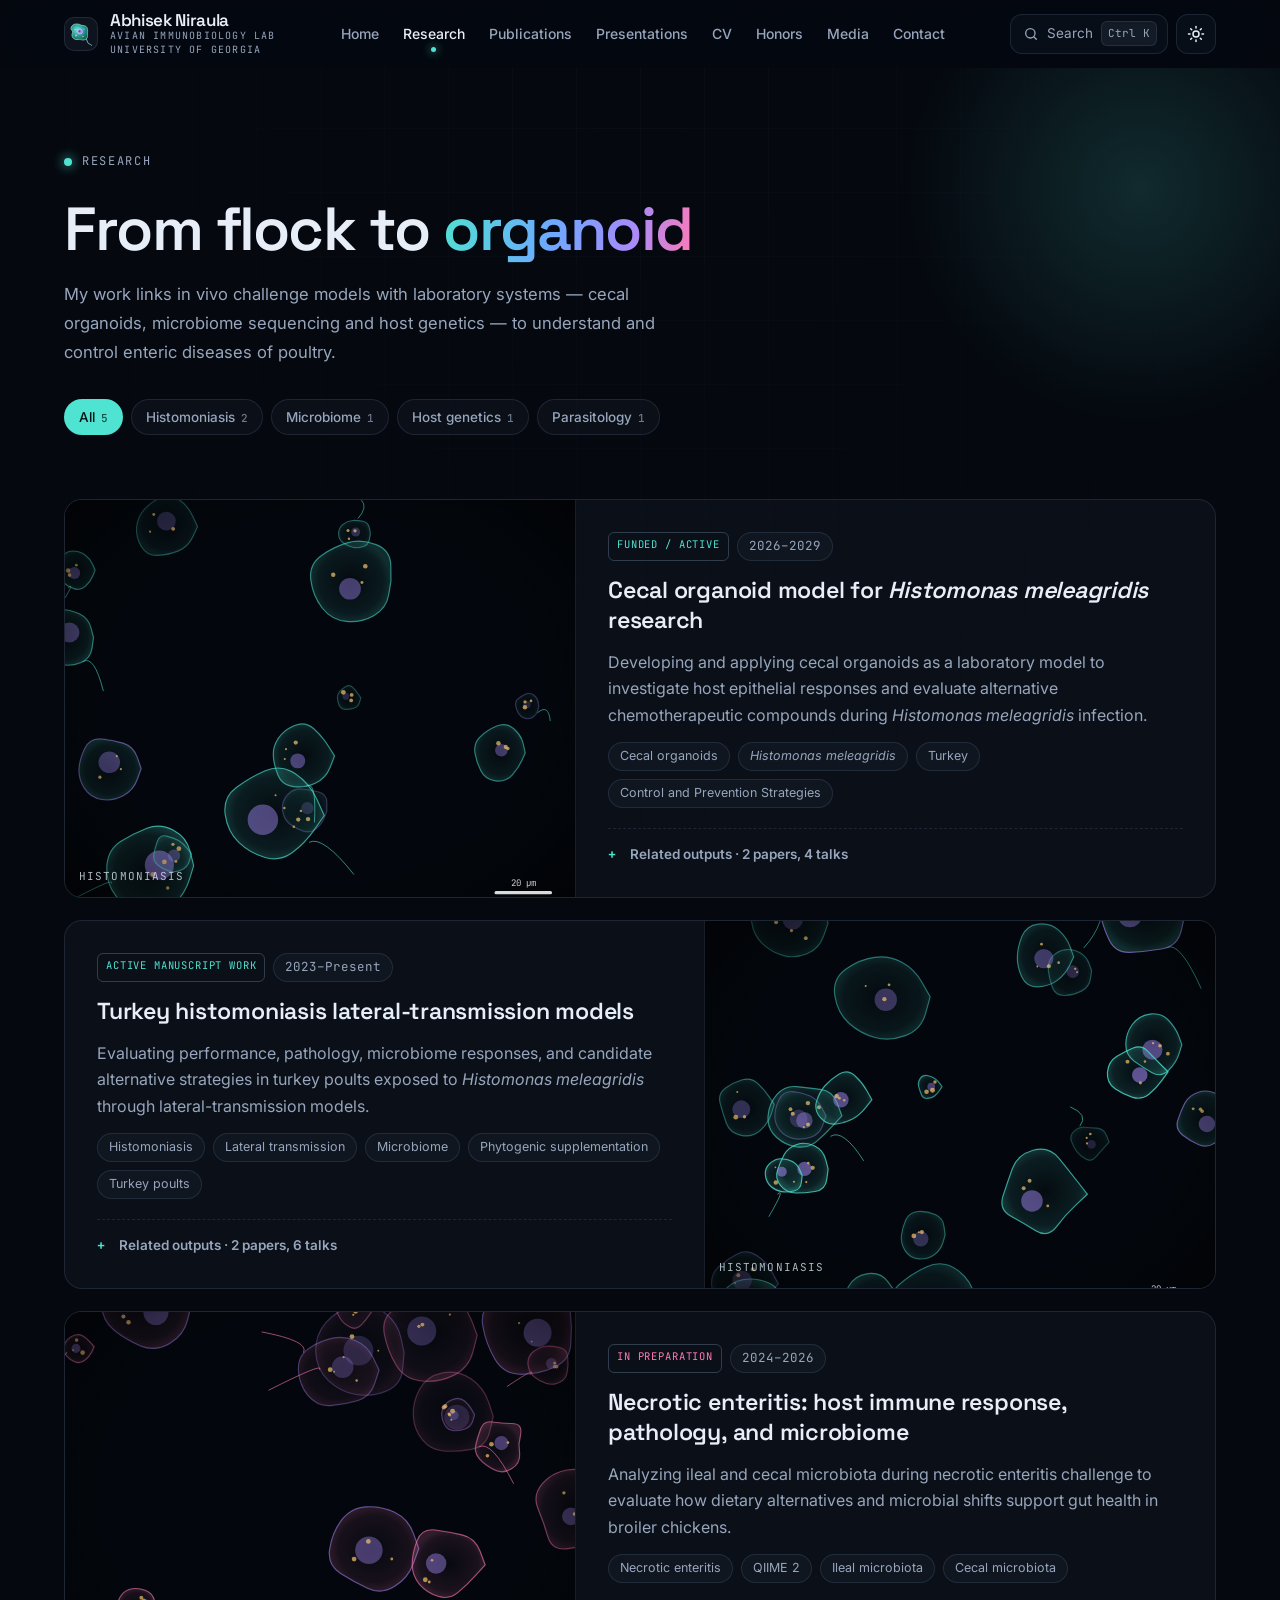
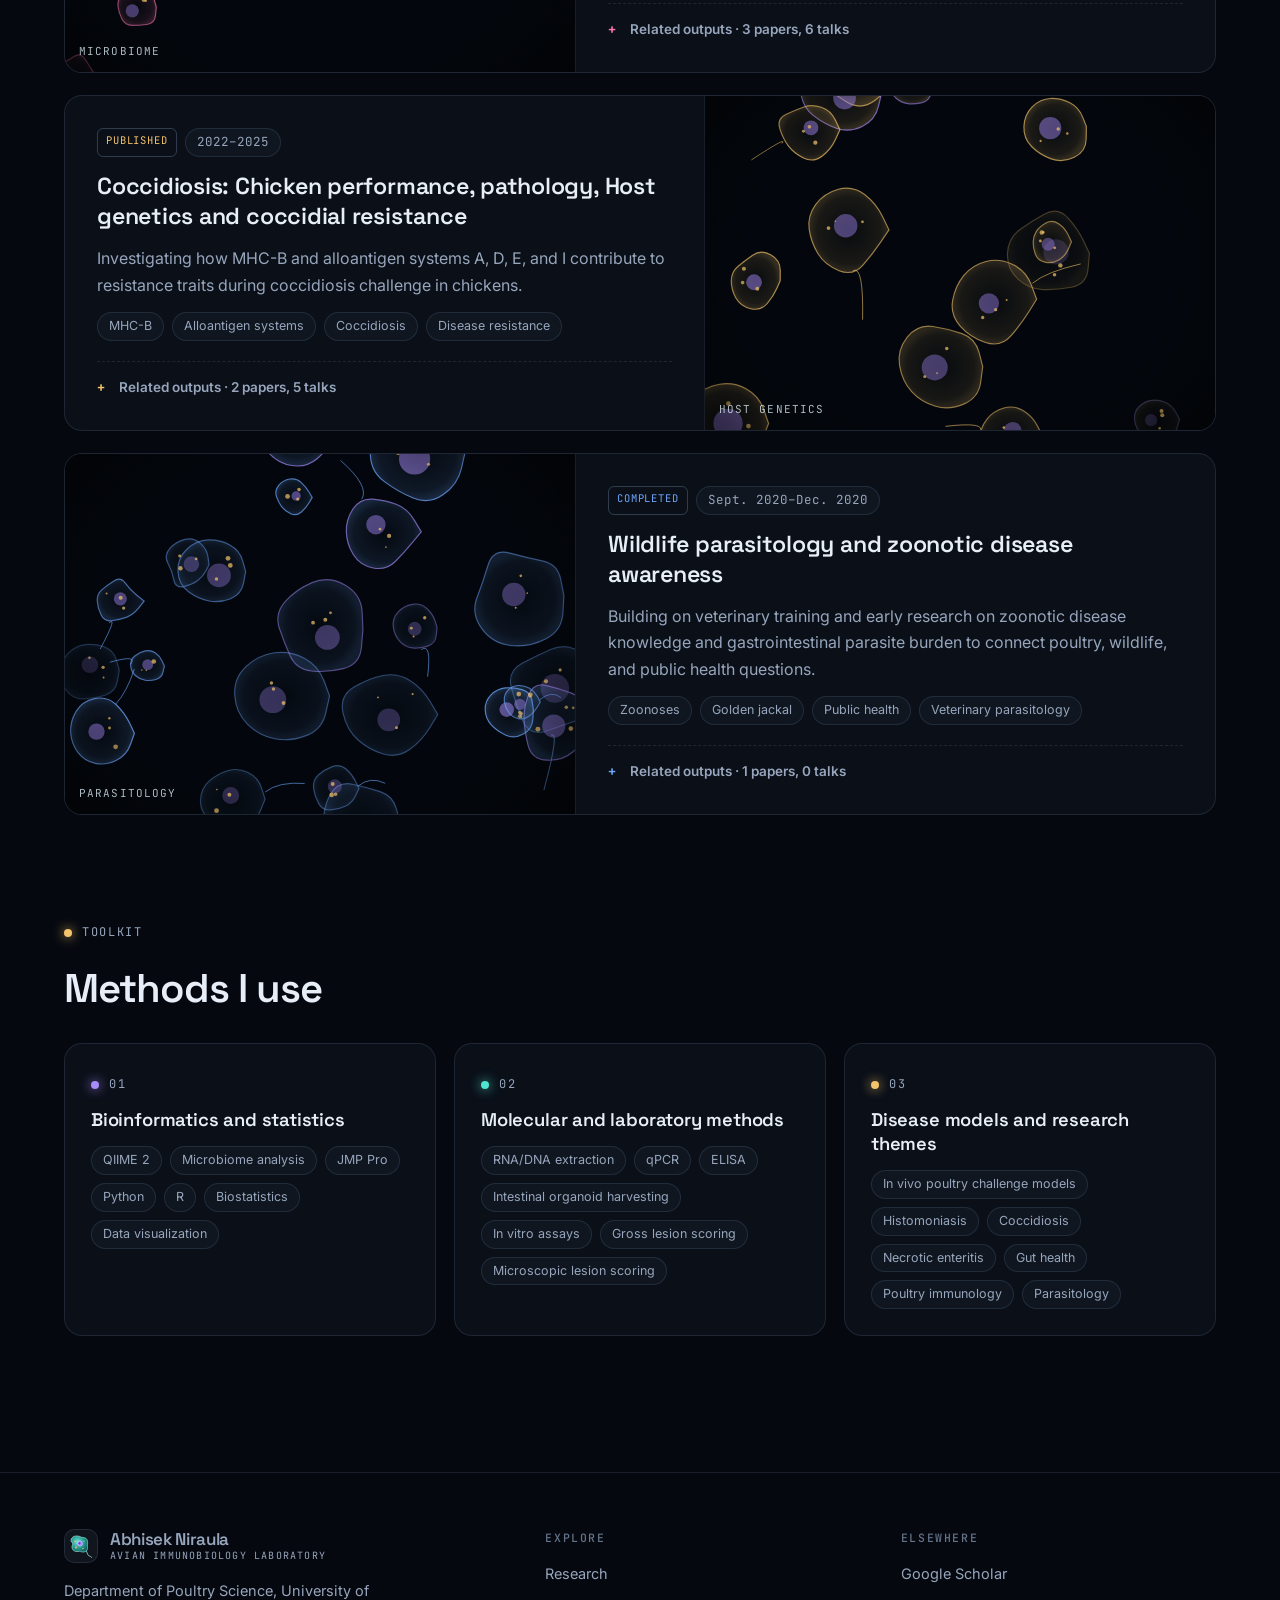
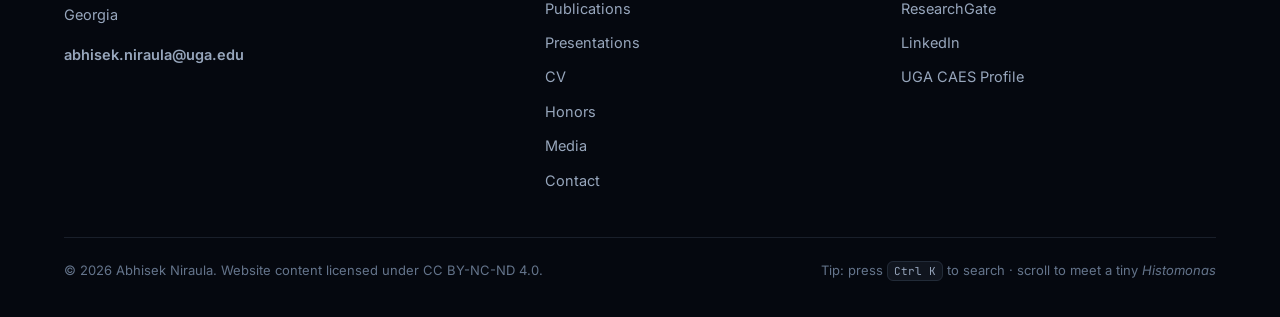
<file: research.html>
<!DOCTYPE html>
<html lang="en" data-theme="dark" class="no-js">
<head>
  <meta charset="UTF-8" />
  <meta name="viewport" content="width=device-width, initial-scale=1.0" />
  <title>Research | Abhisek Niraula</title>
  <meta name="description" content="Research projects by Abhisek Niraula: cecal organoid models for Histomonas meleagridis, turkey histomoniasis transmission models, necrotic enteritis microbiome, and host genetics of coccidiosis resistance." />
  <meta name="author" content="Abhisek Niraula" />
  <meta name="theme-color" content="#05080f" />
  <link rel="canonical" href="https://abhisekniraula.github.io/research.html" />
  <meta property="og:type" content="website" />
  <meta property="og:site_name" content="Abhisek Niraula" />
  <meta property="og:title" content="Research | Abhisek Niraula" />
  <meta property="og:description" content="Research projects by Abhisek Niraula: cecal organoid models for Histomonas meleagridis, turkey histomoniasis transmission models, necrotic enteritis microbiome, and host genetics of coccidiosis resistance." />
  <meta property="og:url" content="https://abhisekniraula.github.io/research.html" />
  <meta property="og:image" content="https://abhisekniraula.github.io/assets/img/og-card.jpg" />
  <meta name="twitter:card" content="summary_large_image" />
  <link rel="icon" href="assets/img/favicon.svg" type="image/svg+xml" />
  <link rel="apple-touch-icon" href="assets/img/apple-touch-icon.png" />
  <script>
    (function () {
      document.documentElement.classList.remove("no-js");
      try { var t = localStorage.getItem("an-theme"); if (t) document.documentElement.dataset.theme = t; } catch (e) {}
    })();
  </script>
  <link rel="preconnect" href="https://fonts.googleapis.com" />
  <link rel="preconnect" href="https://fonts.gstatic.com" crossorigin />
  <link href="https://fonts.googleapis.com/css2?family=Inter:wght@400;500;600;700&family=JetBrains+Mono:wght@400;500&family=Space+Grotesk:wght@500;600&display=swap" rel="stylesheet" />
  <link rel="stylesheet" href="assets/css/styles.css" />
</head>
<body data-page="research">
  <svg width="0" height="0" style="position:absolute" aria-hidden="true">
  <defs>
    <radialGradient id="hmBody" cx="40%" cy="38%" r="70%">
      <stop offset="0" stop-color="#7ff5e6" stop-opacity=".95"/>
      <stop offset=".65" stop-color="#1fb5a6" stop-opacity=".75"/>
      <stop offset="1" stop-color="#0d5f63" stop-opacity=".9"/>
    </radialGradient>
    <symbol id="hm" viewBox="0 0 48 48">
      <path class="hm-flag" d="M33 31 C36 34 34 38 38 40 S42 45 46 46" fill="none" stroke="#9ff7ec" stroke-width="1.4" stroke-linecap="round">
        <animate attributeName="d" dur=".7s" repeatCount="indefinite"
          values="M33 31 C36 34 34 38 38 40 S42 45 46 46;M33 31 C34 35 38 37 37 41 S43 43 45 47;M33 31 C36 34 34 38 38 40 S42 45 46 46"/>
      </path>
      <path d="M4 12c1-6 7-9 13-8 5 0 7 3 11 3 5 0 9 3 9 8 1 5-1 8 0 12 1 5-3 9-9 9-4 0-6-2-10-1-6 1-11-2-12-7-1-4 2-6 1-9-1-3-4-4-3-7z" fill="url(#hmBody)" stroke="#bafcf3" stroke-width="1.1"/>
      <circle cx="22" cy="19" r="5.2" fill="#a78bfa" stroke="#e1d6ff" stroke-width=".9"/>
      <circle cx="21" cy="18.4" r="2" fill="#5b3fd1"/>
      <circle cx="12" cy="15" r="1.5" fill="#f4c46a"/>
      <circle cx="14" cy="27" r="1.8" fill="#f4c46a"/>
      <circle cx="28" cy="29" r="1.3" fill="#f4c46a"/>
      <circle cx="30" cy="14" r="1.1" fill="#ffffff" fill-opacity=".8"/>
    </symbol>
  </defs>
</svg>
  <a href="#main" class="skip-link">Skip to content</a>
  <header class="site-header" id="site-header">
    <div class="container header-inner">
      <a href="index.html" class="brand" aria-label="Abhisek Niraula — home">
        <span class="brand-mark"><svg viewBox="0 0 48 48" aria-hidden="true"><use href="#hm"/></svg></span>
        <span><span class="brand-name">Abhisek Niraula</span><span class="brand-sub">Avian Immunobiology Lab</span><span class="brand-sub">University of Georgia</span></span>
      </a>
      <nav class="nav" aria-label="Primary">
        <a href="index.html">Home</a>
        <a href="research.html" aria-current="page">Research</a>
        <a href="publications.html">Publications</a>
        <a href="presentations.html">Presentations</a>
        <a href="cv.html">CV</a>
        <a href="honors.html">Honors</a>
        <a href="media.html">Media</a>
        <a href="contact.html">Contact</a>
      </nav>
      <div class="header-actions">
        <button class="search-trigger" type="button" data-open-palette aria-label="Search the site"><svg viewBox="0 0 24 24" fill="none" stroke="currentColor" stroke-width="2" stroke-linecap="round"><circle cx="11" cy="11" r="7"/><path d="m20 20-3.5-3.5"/></svg><span>Search</span><kbd>Ctrl K</kbd></button>
        <button class="icon-btn" id="theme-toggle" type="button" aria-label="Switch colour theme" title="Dark / brightfield"><svg viewBox="0 0 24 24" fill="none" stroke="currentColor" stroke-width="2" stroke-linecap="round"><path class="i-moon" d="M21 12.8A9 9 0 1 1 11.2 3a7 7 0 0 0 9.8 9.8z"/></svg></button>
        <button class="icon-btn menu-btn" id="menu-toggle" type="button" aria-label="Open menu" aria-expanded="false" aria-controls="mobile-menu"><svg viewBox="0 0 24 24" fill="none" stroke="currentColor" stroke-width="2" stroke-linecap="round"><path d="M4 7h16M4 12h16M4 17h10"/></svg></button>
      </div>
    </div>
    <div class="progress" aria-hidden="true"><span class="progress-bar"></span><span class="progress-hm"><svg viewBox="0 0 48 48" aria-hidden="true"><use href="#hm"/></svg></span></div>
  </header>
  <nav class="mobile-menu" id="mobile-menu" aria-label="Mobile">
    <div class="container">
      <a href="index.html"><span>01</span>Home</a>
      <a href="research.html" aria-current="page"><span>02</span>Research</a>
      <a href="publications.html"><span>03</span>Publications</a>
      <a href="presentations.html"><span>04</span>Presentations</a>
      <a href="cv.html"><span>05</span>CV</a>
      <a href="honors.html"><span>06</span>Honors</a>
      <a href="media.html"><span>07</span>Media</a>
      <a href="contact.html"><span>08</span>Contact</a>
    </div>
  </nav>

  <main id="main">
    <section class="page-hero" style="--k:var(--teal)">
      <div class="container">
        <p class="kicker reveal">Research</p>
        <h1 class="h-page reveal" style="--d:60ms">From flock to <span class="grad-text">organoid</span></h1>
        <p class="lead reveal" style="--d:120ms">My work links in vivo challenge models with laboratory systems — cecal organoids, microbiome sequencing and host genetics — to understand and control enteric diseases of poultry.</p>
        <div class="filter-bar reveal" style="margin-top:32px;--d:180ms" id="project-filters" role="group" aria-label="Filter projects by theme"></div>
      </div>
    </section>
    <section class="section" style="padding-top:24px">
      <div class="container"><div class="grid" id="project-grid" style="gap:22px"></div></div>
    </section>
    <section class="section" style="padding-top:0">
      <div class="container">
        <p class="kicker reveal" style="--k:var(--gold)">Toolkit</p>
        <h2 class="h2 reveal">Methods I use</h2>
        <div class="grid grid-3" id="skills-grid" style="margin-top:32px"></div>
      </div>
    </section>

  </main>

  <footer class="site-footer">
    <div class="container">
      <div class="footer-grid">
        <div>
          <a href="index.html" class="brand"><span class="brand-mark"><svg viewBox="0 0 48 48" aria-hidden="true"><use href="#hm"/></svg></span><span><span class="brand-name">Abhisek Niraula</span><span class="brand-sub" data-profile="lab">Avian Immunobiology Laboratory</span></span></a>
          <p class="muted" style="margin:16px 0 0;max-width:40ch;font-size:14.5px" data-profile="affiliation">Department of Poultry Science, University of Georgia</p>
          <p style="margin:14px 0 0"><a class="arrow-link" id="footer-email" href="mailto:abhisek.niraula@uga.edu">abhisek.niraula@uga.edu</a></p>
        </div>
        <div>
          <h4>Explore</h4>
          <ul><li><a href="research.html">Research</a></li><li><a href="publications.html">Publications</a></li><li><a href="presentations.html">Presentations</a></li><li><a href="cv.html">CV</a></li><li><a href="honors.html">Honors</a></li><li><a href="media.html">Media</a></li><li><a href="contact.html">Contact</a></li></ul>
        </div>
        <div>
          <h4>Elsewhere</h4>
          <ul id="footer-links"></ul>
        </div>
      </div>
      <div class="footer-bottom">
        <span id="footer-note">© Abhisek Niraula</span>
        <span>Tip: press <kbd>Ctrl K</kbd> to search · scroll to meet a tiny <i>Histomonas</i></span>
      </div>
    </div>
  </footer>

  <button class="to-top" id="to-top" type="button" aria-label="Back to top">
    <svg class="ring-svg" viewBox="0 0 46 46" aria-hidden="true"><circle cx="23" cy="23" r="21" fill="none" stroke="var(--line)" stroke-width="2"/><circle id="to-top-ring" cx="23" cy="23" r="21" fill="none" stroke="var(--accent)" stroke-width="2" stroke-linecap="round" stroke-dasharray="131.95" stroke-dashoffset="131.95"/></svg>
    <svg class="arrow" viewBox="0 0 24 24" fill="none" stroke="currentColor" stroke-width="2.2" stroke-linecap="round"><path d="M12 19V5M5 12l7-7 7 7"/></svg>
  </button>
  <div class="hm-cursor" id="hm-cursor" aria-hidden="true"><svg viewBox="0 0 48 48" aria-hidden="true"><use href="#hm"/></svg></div>

  <script src="assets/js/site-data.js"></script>
  <script src="assets/js/app.js"></script>
</body>
</html>
</file>
<file: assets/css/styles.css>
/* =========================================================================
   Abhisek Niraula — site styles
   Theme: "dark lab / microscopy" (default) + "brightfield" light mode.
   No framework. Edit tokens in :root to restyle the whole site.
   ========================================================================= */

:root {
  --bg: #05080f;
  --bg-2: #08101c;
  --surface: rgba(148, 178, 214, 0.045);
  --surface-2: rgba(148, 178, 214, 0.08);
  --surface-solid: #0b1422;
  --line: rgba(148, 178, 214, 0.14);
  --line-strong: rgba(148, 178, 214, 0.28);
  --text: #e8eef7;
  --muted: #97a6bc;
  --dim: #64748b;

  /* fluorescence "channels" */
  --teal: #4fe3d1;
  --violet: #a78bfa;
  --gold: #f4c46a;
  --rose: #ff7ab6;
  --blue: #6ea8ff;

  --accent: var(--teal);
  --accent-ink: #03110f;
  --glow: 0 0 0 1px rgba(79, 227, 209, 0.35), 0 10px 40px -10px rgba(79, 227, 209, 0.45);

  --radius: 18px;
  --radius-sm: 12px;
  --maxw: 1200px;
  --header-h: 68px;

  --font-sans: "Inter", ui-sans-serif, system-ui, -apple-system, "Segoe UI", Roboto, sans-serif;
  --font-display: "Space Grotesk", var(--font-sans);
  --font-mono: "JetBrains Mono", ui-monospace, SFMono-Regular, Menlo, Consolas, monospace;

  --ease: cubic-bezier(0.22, 1, 0.36, 1);
  color-scheme: dark;
}

html[data-theme="light"] {
  --bg: #f5f6f2;
  --bg-2: #eceee8;
  --surface: rgba(15, 23, 42, 0.035);
  --surface-2: rgba(15, 23, 42, 0.06);
  --surface-solid: #ffffff;
  --line: rgba(15, 23, 42, 0.11);
  --line-strong: rgba(15, 23, 42, 0.22);
  --text: #0c1422;
  --muted: #4b5a70;
  --dim: #7a8699;

  --teal: #0d8f82;
  --violet: #6d4fd8;
  --gold: #a86a06;
  --rose: #c02675;
  --blue: #2563eb;
  --accent-ink: #ffffff;
  --glow: 0 0 0 1px rgba(13, 143, 130, 0.35), 0 10px 30px -12px rgba(13, 143, 130, 0.45);
  color-scheme: light;
}

/* ---------- base ---------- */
*, *::before, *::after { box-sizing: border-box; }
html { -webkit-text-size-adjust: 100%; scroll-behavior: smooth; scroll-padding-top: calc(var(--header-h) + 16px); }
body {
  margin: 0;
  background: var(--bg);
  color: var(--text);
  font-family: var(--font-sans);
  font-size: 16px;
  line-height: 1.65;
  -webkit-font-smoothing: antialiased;
  text-rendering: optimizeLegibility;
  overflow-x: hidden;
}
body::before { /* faint microscope grid */
  content: "";
  position: fixed; inset: 0; z-index: -1; pointer-events: none;
  background-image:
    linear-gradient(var(--line) 1px, transparent 1px),
    linear-gradient(90deg, var(--line) 1px, transparent 1px);
  background-size: 64px 64px;
  mask-image: radial-gradient(ellipse at 50% 0%, rgba(0,0,0,.55), transparent 70%);
  -webkit-mask-image: radial-gradient(ellipse at 50% 0%, rgba(0,0,0,.55), transparent 70%);
  opacity: .5;
}
img { max-width: 100%; display: block; }
a { color: inherit; text-decoration: none; }
button { font: inherit; color: inherit; background: none; border: 0; cursor: pointer; }
:focus-visible { outline: 2px solid var(--accent); outline-offset: 3px; border-radius: 6px; }
::selection { background: color-mix(in srgb, var(--accent) 35%, transparent); color: var(--text); }
em, i { font-style: italic; }
.sr-only { position: absolute; width: 1px; height: 1px; padding: 0; margin: -1px; overflow: hidden; clip: rect(0,0,0,0); white-space: nowrap; border: 0; }
.skip-link { position: absolute; left: 12px; top: -60px; z-index: 200; padding: 10px 14px; border-radius: 10px; background: var(--accent); color: var(--accent-ink); font-weight: 700; transition: top .2s; }
.skip-link:focus { top: 12px; }

.container { width: 100%; max-width: var(--maxw); margin: 0 auto; padding: 0 24px; }
@media (max-width: 640px) { .container { padding: 0 16px; } }

.section { padding: 96px 0; position: relative; }
.section-tight { padding: 56px 0; }
@media (max-width: 720px) { .section { padding: 64px 0; } }

.kicker {
  display: inline-flex; align-items: center; gap: 10px;
  font-family: var(--font-mono); font-size: 12px; letter-spacing: .14em; text-transform: uppercase;
  color: var(--muted);
}
.kicker::before { content: ""; width: 8px; height: 8px; border-radius: 50%; background: var(--k, var(--accent)); box-shadow: 0 0 12px var(--k, var(--accent)); }
.h-display {
  font-family: var(--font-display); font-weight: 600; letter-spacing: -0.035em; line-height: 1.02;
  font-size: clamp(2.4rem, 5.2vw, 4.4rem); margin: 18px 0 0; text-wrap: balance;
}
.h-page { font-family: var(--font-display); font-weight: 600; letter-spacing: -0.03em; line-height: 1.05; font-size: clamp(2.2rem, 5vw, 3.8rem); margin: 14px 0 0; }
.h2 { font-family: var(--font-display); font-weight: 600; letter-spacing: -0.025em; line-height: 1.1; font-size: clamp(1.7rem, 3.2vw, 2.5rem); margin: 12px 0 0; }
.h3 { font-family: var(--font-display); font-weight: 600; letter-spacing: -0.01em; line-height: 1.3; font-size: 1.15rem; margin: 0; }
.lead { color: var(--muted); font-size: clamp(1rem, 1.3vw, 1.125rem); line-height: 1.75; max-width: 64ch; }
.muted { color: var(--muted); }
.dim { color: var(--dim); }
.mono { font-family: var(--font-mono); }
.grad-text {
  background: linear-gradient(100deg, var(--teal), var(--blue) 45%, var(--violet) 75%, var(--rose));
  -webkit-background-clip: text; background-clip: text; color: transparent;
}
.section-head { display: flex; align-items: end; justify-content: space-between; gap: 24px; flex-wrap: wrap; margin-bottom: 40px; }
.section-head .lead { margin: 12px 0 0; }

/* ---------- buttons, chips ---------- */
.btn {
  --b: var(--line-strong);
  display: inline-flex; align-items: center; gap: 10px; white-space: nowrap;
  height: 46px; padding: 0 20px; border-radius: 999px;
  border: 1px solid var(--b); background: var(--surface);
  font-weight: 600; font-size: 15px; letter-spacing: -0.005em;
  transition: transform .35s var(--ease), background .25s, border-color .25s, box-shadow .35s;
  will-change: transform;
}
.btn:hover { border-color: var(--accent); background: var(--surface-2); }
.btn svg { width: 18px; height: 18px; flex: none; }
.btn-primary { background: var(--accent); color: var(--accent-ink); border-color: transparent; box-shadow: var(--glow); }
.btn-primary:hover { background: var(--accent); filter: brightness(1.08); }
.btn-sm { height: 36px; padding: 0 14px; font-size: 13.5px; gap: 8px; }
.btn-sm svg { width: 15px; height: 15px; }
.icon-btn {
  display: inline-grid; place-items: center; width: 40px; height: 40px; border-radius: 12px;
  border: 1px solid var(--line); background: var(--surface); transition: border-color .2s, background .2s;
}
.icon-btn:hover { border-color: var(--line-strong); background: var(--surface-2); }
.icon-btn svg { width: 18px; height: 18px; }

.chip {
  display: inline-flex; align-items: center; gap: 6px;
  padding: 4px 11px; border-radius: 999px; border: 1px solid var(--line);
  font-size: 12.5px; line-height: 1.5; color: var(--muted); background: var(--surface);
}
.chip-dot::before { content: ""; width: 6px; height: 6px; border-radius: 50%; background: var(--c, var(--accent)); }
.chip-strong { color: var(--text); border-color: color-mix(in srgb, var(--c, var(--accent)) 45%, transparent); background: color-mix(in srgb, var(--c, var(--accent)) 12%, transparent); }
.chips { display: flex; flex-wrap: wrap; gap: 8px; }

.filter-bar { display: flex; flex-wrap: wrap; gap: 8px; align-items: center; }
.filter {
  height: 36px; padding: 0 14px; border-radius: 999px; border: 1px solid var(--line);
  background: var(--surface); color: var(--muted); font-size: 13.5px; font-weight: 500;
  transition: all .2s;
}
.filter:hover { color: var(--text); border-color: var(--line-strong); }
.filter[aria-pressed="true"] { color: var(--accent-ink); background: var(--accent); border-color: transparent; }
.filter .count { font-family: var(--font-mono); font-size: 11px; opacity: .7; margin-left: 6px; }

/* ---------- header ---------- */
.site-header {
  position: fixed; inset: 0 0 auto 0; z-index: 60; height: var(--header-h);
  background: color-mix(in srgb, var(--bg) 70%, transparent);
  backdrop-filter: saturate(160%) blur(16px); -webkit-backdrop-filter: saturate(160%) blur(16px);
  border-bottom: 1px solid transparent; transition: border-color .3s, background .3s;
}
.site-header.scrolled { border-bottom-color: var(--line); }
.header-inner { height: 100%; display: flex; align-items: center; justify-content: space-between; gap: 16px; }
.brand { display: flex; align-items: center; gap: 12px; min-width: 0; }
.brand-mark { width: 34px; height: 34px; flex: none; display: grid; place-items: center; border-radius: 10px; background: var(--surface-2); border: 1px solid var(--line); }
.brand-mark svg { width: 24px; height: 24px; }
.brand-name { display: block; font-family: var(--font-display); font-weight: 600; font-size: 17px; letter-spacing: -0.02em; line-height: 1.1; }
.brand-sub { display: block; font-family: var(--font-mono); font-size: 10px; letter-spacing: .12em; text-transform: uppercase; color: var(--muted); line-height: 1.35; white-space: nowrap; }
.nav { display: flex; align-items: center; gap: 2px; }
.nav a {
  position: relative; padding: 8px 11px; border-radius: 10px; font-size: 14px; font-weight: 500; color: var(--muted);
  transition: color .2s, background .2s;
}
.nav a:hover { color: var(--text); background: var(--surface); }
.nav a[aria-current="page"] { color: var(--text); }
.nav a[aria-current="page"]::after {
  content: ""; position: absolute; left: 50%; bottom: 1px; width: 5px; height: 5px; margin-left: -2.5px;
  border-radius: 50%; background: var(--accent); box-shadow: 0 0 10px var(--accent);
}
.header-actions { display: flex; align-items: center; gap: 8px; }
.search-trigger {
  display: inline-flex; align-items: center; gap: 8px; height: 40px; padding: 0 10px 0 12px;
  border-radius: 12px; border: 1px solid var(--line); background: var(--surface); color: var(--muted); font-size: 13.5px;
}
.search-trigger:hover { border-color: var(--line-strong); color: var(--text); }
.search-trigger svg { width: 16px; height: 16px; }
kbd { font-family: var(--font-mono); font-size: 11px; padding: 2px 6px; border-radius: 6px; border: 1px solid var(--line); background: var(--surface-2); color: var(--muted); }
.menu-btn { display: none; }
@media (max-width: 1180px) {
  .nav { display: none; }
  .menu-btn { display: inline-grid; }
}
@media (max-width: 560px) {
  .search-trigger span, .search-trigger kbd { display: none; }
  .search-trigger { width: 40px; padding: 0; justify-content: center; }
  .brand-sub { font-size: 9px; letter-spacing: .06em; }
}

/* scroll progress + swimming Histomonas */
.progress { position: absolute; left: 0; right: 0; bottom: -1px; height: 2px; pointer-events: none; }
.progress-bar { position: absolute; inset: 0 auto 0 0; width: 100%; transform-origin: 0 50%; transform: scaleX(var(--p, 0)); background: linear-gradient(90deg, var(--teal), var(--blue), var(--violet)); box-shadow: 0 0 12px var(--teal); }
.progress-hm { position: absolute; top: -9px; left: 0; width: 20px; height: 20px; transform: translateX(calc(var(--p, 0) * (100vw - 22px))) rotate(-90deg) scaleX(-1); opacity: var(--pv, 0); transition: opacity .3s; }
.progress-hm svg { width: 100%; height: 100%; }

/* mobile menu */
.mobile-menu {
  position: fixed; inset: var(--header-h) 0 0 0; z-index: 55; overflow-y: auto;
  background: color-mix(in srgb, var(--bg) 96%, transparent); backdrop-filter: blur(20px);
  padding: 24px 0 48px; opacity: 0; transform: translateY(-8px); pointer-events: none; transition: opacity .3s, transform .4s var(--ease);
}
.mobile-menu.open { opacity: 1; transform: none; pointer-events: auto; }
.mobile-menu a { display: flex; align-items: baseline; gap: 16px; padding: 14px 0; border-bottom: 1px solid var(--line); font-family: var(--font-display); font-size: clamp(1.5rem, 6vw, 2.2rem); font-weight: 600; letter-spacing: -0.02em; }
.mobile-menu a span { font-family: var(--font-mono); font-size: 12px; color: var(--dim); letter-spacing: 0; }
.mobile-menu a[aria-current="page"] { color: var(--accent); }

main { padding-top: var(--header-h); min-height: 70vh; }

/* ---------- hero ---------- */
.hero { position: relative; min-height: calc(100svh - var(--header-h)); display: flex; align-items: center; overflow: hidden; isolation: isolate; }
.hero-canvas { position: absolute; inset: 0; width: 100%; height: 100%; z-index: -1; }
.hero::after { content: ""; position: absolute; inset: auto 0 0 0; height: 160px; z-index: -1; background: linear-gradient(transparent, var(--bg)); pointer-events: none; }
.hero-grid { display: grid; grid-template-columns: 1.15fr .85fr; gap: 56px; align-items: center; padding-top: 48px; padding-bottom: 96px; }
@media (max-width: 960px) { .hero-grid { grid-template-columns: 1fr; gap: 40px; padding-top: 32px; } }
.hero-rotator { display: inline-grid; vertical-align: bottom; }
.hero-rotator > span { grid-area: 1 / 1; opacity: 0; transform: translateY(40%); filter: blur(6px); transition: all .7s var(--ease); white-space: nowrap; }
.hero-rotator > span.on { opacity: 1; transform: none; filter: none; }
.hero-focus { margin-top: 22px; font-size: clamp(1.05rem, 1.6vw, 1.3rem); color: var(--muted); font-family: var(--font-display); }
.hero-focus b { font-weight: 600; color: var(--c, var(--accent)); }
.hero .lead { margin-top: 20px; }
.hero-cta { display: flex; flex-wrap: wrap; gap: 12px; margin-top: 32px; }
.social { display: flex; flex-wrap: wrap; gap: 8px; margin-top: 22px; }
.social a { display: inline-flex; align-items: center; gap: 8px; height: 36px; padding: 0 12px; border-radius: 10px; border: 1px solid var(--line); background: var(--surface); font-size: 13px; color: var(--muted); transition: all .2s; }
.social a:hover { color: var(--text); border-color: var(--accent); }
.social svg { width: 16px; height: 16px; }

/* eyepiece */
.eyepiece { position: relative; width: min(100%, 460px); aspect-ratio: 1; margin-inline: auto; perspective: 900px; }
.eyepiece-inner { position: absolute; inset: 0; transform-style: preserve-3d; transition: transform .6s var(--ease); }
.eyepiece-lens {
  position: absolute; inset: 7%; border-radius: 50%; overflow: hidden;
  box-shadow: 0 0 0 1px var(--line-strong), 0 0 0 10px color-mix(in srgb, var(--bg) 70%, transparent), 0 0 0 11px var(--line), 0 30px 120px -20px rgba(79, 227, 209, .35), inset 0 0 60px rgba(0,0,0,.6);
  background: #02050a;
}
.eyepiece-lens img { width: 100%; height: 100%; object-fit: cover; transform: scale(1.08); transition: transform 1.2s var(--ease); }
.eyepiece:hover .eyepiece-lens img { transform: scale(1.16); }
.eyepiece-lens::after { content: ""; position: absolute; inset: 0; border-radius: 50%; background: radial-gradient(circle at 50% 50%, transparent 58%, rgba(0,0,0,.55) 100%); pointer-events: none; }
.reticle { position: absolute; inset: 7%; border-radius: 50%; pointer-events: none; }
.reticle::before, .reticle::after { content: ""; position: absolute; background: color-mix(in srgb, var(--teal) 40%, transparent); }
.reticle::before { left: 50%; top: 8%; bottom: 8%; width: 1px; }
.reticle::after { top: 50%; left: 8%; right: 8%; height: 1px; }
.ring { position: absolute; inset: 0; border-radius: 50%; border: 1px dashed color-mix(in srgb, var(--teal) 45%, transparent); animation: spin 60s linear infinite; }
.ring.r2 { inset: 3%; border-style: solid; border-color: var(--line); border-top-color: var(--violet); border-right-color: transparent; animation-duration: 18s; animation-direction: reverse; }
@keyframes spin { to { transform: rotate(360deg); } }
.hud { position: absolute; font-family: var(--font-mono); font-size: 10.5px; letter-spacing: .08em; text-transform: uppercase; color: var(--muted); line-height: 1.6; pointer-events: none; }
.hud b { color: var(--teal); font-weight: 500; }
.hud .u { text-transform: none; }
.hud-tl { top: 0; left: 0; }
.hud-br { bottom: 0; right: 0; text-align: right; }
.hud-bl { bottom: 0; left: 0; }
.scalebar { display: inline-block; width: 56px; height: 3px; background: var(--text); margin-right: 8px; vertical-align: middle; border-radius: 2px; }
.caption-fig { position: absolute; left: 50%; bottom: -34px; transform: translateX(-50%); white-space: nowrap; font-size: 12px; color: var(--dim); }

.scroll-cue { position: absolute; left: 50%; bottom: 28px; transform: translateX(-50%); display: flex; flex-direction: column; align-items: center; gap: 8px; font-family: var(--font-mono); font-size: 10.5px; letter-spacing: .16em; text-transform: uppercase; color: var(--dim); }
.scroll-cue i { width: 22px; height: 34px; border: 1px solid var(--line-strong); border-radius: 12px; position: relative; }
.scroll-cue i::after { content: ""; position: absolute; left: 50%; top: 7px; width: 3px; height: 7px; margin-left: -1.5px; border-radius: 2px; background: var(--accent); animation: cue 1.8s var(--ease) infinite; }
@keyframes cue { 0% { opacity: 0; transform: translateY(-3px); } 40% { opacity: 1; } 100% { opacity: 0; transform: translateY(10px); } }
@media (max-height: 700px), (max-width: 960px) { .scroll-cue { display: none; } }

/* stats */
.stats { display: grid; grid-template-columns: repeat(4, 1fr); border: 1px solid var(--line); border-radius: var(--radius); background: var(--surface); overflow: hidden; }
.stat { padding: 26px 24px; border-right: 1px solid var(--line); }
.stat:last-child { border-right: 0; }
.stat-value { font-family: var(--font-display); font-size: clamp(2rem, 4vw, 3rem); font-weight: 600; letter-spacing: -0.04em; line-height: 1; }
.stat-label { margin-top: 10px; color: var(--muted); font-size: 13.5px; line-height: 1.45; }
@media (max-width: 760px) { .stats { grid-template-columns: repeat(2, 1fr); } .stat:nth-child(2) { border-right: 0; } .stat:nth-child(-n+2) { border-bottom: 1px solid var(--line); } }

/* ---------- cards ---------- */
.card {
  position: relative; border: 1px solid var(--line); border-radius: var(--radius); background: var(--surface);
  transition: border-color .3s, transform .5s var(--ease), background .3s;
  isolation: isolate;
}
.card.spot::before { /* cursor spotlight */
  content: ""; position: absolute; inset: 0; border-radius: inherit; z-index: -1; opacity: 0; transition: opacity .3s;
  background: radial-gradient(420px circle at var(--mx, 50%) var(--my, 50%), color-mix(in srgb, var(--c, var(--accent)) 14%, transparent), transparent 60%);
}
.card.spot:hover::before { opacity: 1; }
.card:hover { border-color: color-mix(in srgb, var(--c, var(--accent)) 45%, var(--line)); }
a.card:hover, .card.lift:hover { transform: translateY(-3px); }
.card-pad { padding: 26px; }
@media (max-width: 560px) { .card-pad { padding: 20px; } }
.grid { display: grid; gap: 18px; }
.grid-2 { grid-template-columns: repeat(2, minmax(0, 1fr)); }
.grid-3 { grid-template-columns: repeat(3, minmax(0, 1fr)); }
.grid-4 { grid-template-columns: repeat(4, minmax(0, 1fr)); }
@media (max-width: 1000px) { .grid-3, .grid-4 { grid-template-columns: repeat(2, minmax(0, 1fr)); } }
@media (max-width: 680px) { .grid-2, .grid-3, .grid-4 { grid-template-columns: 1fr; } }

/* focus pillars on home */
.pillar { display: flex; flex-direction: column; min-height: 100%; overflow: hidden; }
.pillar-art { position: relative; height: 150px; border-bottom: 1px solid var(--line); overflow: hidden; }
.pillar-art svg { width: 100%; height: 100%; display: block; transition: transform 1.2s var(--ease); }
.pillar:hover .pillar-art svg { transform: scale(1.06); }
.pillar-body { padding: 22px 24px 24px; display: flex; flex-direction: column; gap: 10px; flex: 1; }
.pillar-meta { margin-top: auto; padding-top: 10px; display: flex; gap: 16px; font-family: var(--font-mono); font-size: 12px; color: var(--muted); }
.pillar-meta b { color: var(--c); font-weight: 600; }
.arrow-link { display: inline-flex; align-items: center; gap: 6px; font-size: 14px; font-weight: 600; color: var(--c, var(--accent)); }
.arrow-link svg { width: 16px; height: 16px; transition: transform .3s var(--ease); }
a:hover .arrow-link svg, .arrow-link:hover svg { transform: translateX(4px); }

/* page hero (inner pages) */
.page-hero { position: relative; padding: 72px 0 40px; overflow: hidden; }
.page-hero::after { content: ""; position: absolute; right: -120px; top: -140px; width: 520px; height: 520px; border-radius: 50%; background: radial-gradient(circle, color-mix(in srgb, var(--k, var(--accent)) 16%, transparent), transparent 65%); z-index: -1; pointer-events: none; }
.page-hero .lead { margin-top: 18px; }
.mini-stats { display: flex; flex-wrap: wrap; gap: 28px; margin-top: 32px; }
.mini-stat b { display: block; font-family: var(--font-display); font-size: 2rem; font-weight: 600; letter-spacing: -0.03em; line-height: 1; }
.mini-stat span { font-size: 13px; color: var(--muted); }

.toolbar { position: sticky; top: var(--header-h); z-index: 20; padding: 14px 0; background: color-mix(in srgb, var(--bg) 85%, transparent); backdrop-filter: blur(12px); -webkit-backdrop-filter: blur(12px); border-bottom: 1px solid var(--line); }
.toolbar-row { display: flex; flex-wrap: wrap; gap: 12px; align-items: center; justify-content: space-between; }
.search-field { position: relative; flex: 1 1 260px; max-width: 420px; }
.search-field svg { position: absolute; left: 13px; top: 50%; width: 16px; height: 16px; transform: translateY(-50%); color: var(--dim); }
.input, .search-field input, select.input, textarea.input {
  width: 100%; height: 42px; padding: 0 14px; border-radius: 12px; border: 1px solid var(--line); background: var(--surface);
  color: var(--text); font: inherit; font-size: 14.5px; transition: border-color .2s, box-shadow .2s;
}
.search-field input { padding-left: 38px; }
textarea.input { height: auto; min-height: 160px; padding: 12px 14px; resize: vertical; }
.input:focus, .search-field input:focus { outline: none; border-color: var(--accent); box-shadow: 0 0 0 3px color-mix(in srgb, var(--accent) 20%, transparent); }
select.input { appearance: none; padding-right: 36px; background-image: url("data:image/svg+xml,%3Csvg xmlns='http://www.w3.org/2000/svg' width='12' height='12' viewBox='0 0 24 24' fill='none' stroke='%2397a6bc' stroke-width='2.5'%3E%3Cpath d='m6 9 6 6 6-6'/%3E%3C/svg%3E"); background-repeat: no-repeat; background-position: right 12px center; }
select.input option { background: var(--surface-solid); color: var(--text); }
.label { display: block; margin-bottom: 6px; font-size: 13px; font-weight: 600; color: var(--muted); }

/* ---------- research projects ---------- */
.project { display: grid; grid-template-columns: 1fr 1.25fr; overflow: hidden; }
.project:nth-child(even) { grid-template-columns: 1.25fr 1fr; }
.project:nth-child(even) .project-art { order: 2; border-left: 1px solid var(--line); border-right: 0; }
.project-art { position: relative; min-height: 300px; border-right: 1px solid var(--line); overflow: hidden; background: #03060c; }
.project-art svg, .project-art img { position: absolute; inset: 0; width: 100%; height: 100%; object-fit: cover; }
.project-body { padding: 32px; display: flex; flex-direction: column; gap: 14px; }
.project-body .h3 { font-size: 1.45rem; }
.related { margin-top: 6px; border-top: 1px dashed var(--line); padding-top: 14px; }
.related summary { cursor: pointer; font-size: 13.5px; font-weight: 600; color: var(--muted); list-style: none; display: flex; align-items: center; gap: 8px; }
.related summary::-webkit-details-marker { display: none; }
.related summary::before { content: "+"; font-family: var(--font-mono); color: var(--c, var(--accent)); width: 14px; }
.related[open] summary::before { content: "−"; }
.related ul { margin: 10px 0 0; padding: 0; list-style: none; display: grid; gap: 8px; }
.related li { font-size: 13.5px; color: var(--muted); padding-left: 22px; position: relative; line-height: 1.5; }
.related li::before { content: attr(data-k); position: absolute; left: 0; top: 1px; font-family: var(--font-mono); font-size: 10px; color: var(--c, var(--accent)); }
.related a:hover { color: var(--text); text-decoration: underline; text-underline-offset: 3px; }
@media (max-width: 860px) {
  .project, .project:nth-child(even) { grid-template-columns: 1fr; }
  .project-art, .project:nth-child(even) .project-art { order: 0; min-height: 200px; border: 0; border-bottom: 1px solid var(--line); }
  .project-body { padding: 22px; }
}

/* ---------- publications ---------- */
.pub-layout { display: grid; grid-template-columns: 240px 1fr; gap: 48px; }
@media (max-width: 960px) { .pub-layout { grid-template-columns: 1fr; gap: 24px; } }
.pub-aside { position: sticky; top: calc(var(--header-h) + 90px); align-self: start; }
@media (max-width: 960px) { .pub-aside { position: static; } }
.histo { display: flex; align-items: flex-end; gap: 8px; height: 120px; margin-top: 14px; }
.histo button { flex: 1; display: flex; flex-direction: column; align-items: center; justify-content: flex-end; gap: 6px; height: 100%; color: var(--muted); font-family: var(--font-mono); font-size: 10.5px; }
.histo .bar { width: 100%; min-height: 4px; border-radius: 6px 6px 3px 3px; background: linear-gradient(180deg, var(--teal), color-mix(in srgb, var(--teal) 25%, transparent)); transition: height .6s var(--ease), opacity .2s; }
.histo button[aria-pressed="false"] .bar { opacity: .35; }
.histo button:hover .bar { opacity: 1; }
.histo .n { color: var(--text); font-size: 11px; }
.year-group { display: grid; grid-template-columns: 90px 1fr; gap: 20px; padding: 26px 0; border-top: 1px solid var(--line); }
.year-group:first-child { border-top: 0; padding-top: 0; }
.year-label { font-family: var(--font-display); font-size: 1.6rem; font-weight: 600; letter-spacing: -0.03em; color: var(--dim); position: sticky; top: calc(var(--header-h) + 90px); align-self: start; }
@media (max-width: 640px) { .year-group { grid-template-columns: 1fr; gap: 10px; } .year-label { position: static; } }
.pub { padding: 20px 22px; }
.pub + .pub { margin-top: 12px; }
.pub-title { font-family: var(--font-display); font-weight: 600; font-size: 1.08rem; line-height: 1.4; letter-spacing: -0.01em; }
.pub-title a:hover { color: var(--accent); }
.pub-authors { margin-top: 8px; font-size: 14px; color: var(--muted); line-height: 1.6; }
.pub-authors strong { color: var(--text); font-weight: 600; text-decoration: underline; text-decoration-color: var(--accent); text-underline-offset: 3px; }
.pub-venue { margin-top: 4px; font-size: 14px; }
.pub-venue em { color: var(--text); }
.pub-foot { display: flex; flex-wrap: wrap; align-items: center; justify-content: space-between; gap: 12px; margin-top: 14px; }
.pub-actions { display: flex; gap: 6px; flex-wrap: wrap; }
.status-pill { font-family: var(--font-mono); font-size: 10.5px; letter-spacing: .08em; text-transform: uppercase; padding: 3px 8px; border-radius: 6px; border: 1px solid var(--line-strong); color: var(--c, var(--muted)); }

/* ---------- presentations ---------- */
.pres-card { overflow: hidden; display: flex; flex-direction: column; }
.pres-media { position: relative; aspect-ratio: 4 / 3; overflow: hidden; background: #03060c; border-bottom: 1px solid var(--line); cursor: zoom-in; }
.pres-media img, .pres-media svg { position: absolute; inset: 0; width: 100%; height: 100%; object-fit: cover; object-position: center 30%; transition: transform 1s var(--ease); }
.pres-card:hover .pres-media img, .pres-card:hover .pres-media svg { transform: scale(1.05); }
.pres-badge { position: absolute; left: 12px; top: 12px; }
.pres-body { padding: 20px 22px 22px; display: flex; flex-direction: column; gap: 10px; flex: 1; }
.pres-body .h3 { font-size: 1.02rem; line-height: 1.4; }
.pres-meta { font-size: 13px; color: var(--muted); display: flex; flex-direction: column; gap: 2px; margin-top: auto; }
.glass-pill { background: color-mix(in srgb, #000 55%, transparent); color: #fff; border-color: rgba(255,255,255,.18); backdrop-filter: blur(8px); }

.timeline { position: relative; margin-left: 8px; padding-left: 32px; border-left: 1px solid var(--line); }
.tl-item { position: relative; padding-bottom: 28px; }
.tl-item:last-child { padding-bottom: 0; }
.tl-item::before { content: ""; position: absolute; left: -38px; top: 6px; width: 11px; height: 11px; border-radius: 50%; background: var(--bg); border: 2px solid var(--c, var(--accent)); box-shadow: 0 0 0 4px var(--bg), 0 0 14px var(--c, var(--accent)); }
.tl-date { font-family: var(--font-mono); font-size: 12px; letter-spacing: .06em; color: var(--c, var(--accent)); text-transform: uppercase; }

/* ---------- CV ---------- */
.cv-layout { display: grid; grid-template-columns: 220px 1fr; gap: 56px; }
.toc { position: sticky; top: calc(var(--header-h) + 32px); align-self: start; display: flex; flex-direction: column; gap: 2px; }
.toc a { padding: 8px 12px; border-left: 2px solid var(--line); color: var(--muted); font-size: 14px; transition: all .2s; }
.toc a:hover { color: var(--text); }
.toc a.active { color: var(--text); border-left-color: var(--accent); background: linear-gradient(90deg, var(--surface-2), transparent); }
@media (max-width: 960px) { .cv-layout { grid-template-columns: 1fr; gap: 16px; } .toc { position: static; flex-direction: row; flex-wrap: wrap; gap: 6px; } .toc a { border: 1px solid var(--line); border-radius: 999px; padding: 6px 12px; font-size: 13px; } .toc a.active { background: var(--surface-2); border-color: var(--accent); } }
.cv-section { padding-bottom: 56px; }
.cv-section + .cv-section { border-top: 1px solid var(--line); padding-top: 48px; }
.cv-section > .h2 { margin: 0 0 26px; font-size: 1.7rem; }
.entry-head { display: flex; flex-wrap: wrap; justify-content: space-between; gap: 6px 16px; align-items: baseline; }
.entry-sub { color: var(--muted); font-size: 14.5px; margin-top: 4px; }
.entry-body { margin-top: 10px; color: var(--muted); font-size: 14.5px; }
.entry-body ul { margin: 8px 0 0; padding-left: 18px; }
.entry-body li { margin: 4px 0; }
.entry-body li::marker { color: var(--accent); }
.skill-group + .skill-group { margin-top: 22px; }

/* ---------- media gallery ---------- */
.masonry { columns: 3 280px; column-gap: 16px; }
.masonry figure { break-inside: avoid; margin: 0 0 16px; position: relative; border-radius: 14px; overflow: hidden; border: 1px solid var(--line); cursor: zoom-in; background: var(--surface); }
.masonry img { width: 100%; height: auto; transition: transform .9s var(--ease), filter .4s; }
.masonry figure:hover img { transform: scale(1.04); }
.masonry figcaption { position: absolute; inset: auto 0 0 0; padding: 36px 14px 12px; font-size: 12.5px; color: #fff; background: linear-gradient(transparent, rgba(0,0,0,.8)); opacity: 0; transform: translateY(6px); transition: all .35s var(--ease); }
.masonry figure:hover figcaption, .masonry figure:focus-visible figcaption { opacity: 1; transform: none; }
.media-card { display: flex; flex-direction: column; gap: 10px; }

/* ---------- contact ---------- */
.contact-grid { display: grid; grid-template-columns: .9fr 1.1fr; gap: 18px; }
@media (max-width: 900px) { .contact-grid { grid-template-columns: 1fr; } }
.contact-row { display: flex; align-items: center; justify-content: space-between; gap: 12px; padding: 14px 0; border-bottom: 1px solid var(--line); }
.contact-row:last-child { border-bottom: 0; }
.contact-row dt { font-size: 12px; font-family: var(--font-mono); letter-spacing: .1em; text-transform: uppercase; color: var(--dim); }
.contact-row dd { margin: 2px 0 0; font-size: 15px; word-break: break-word; }
.clock { font-family: var(--font-mono); font-variant-numeric: tabular-nums; }

/* ---------- CTA band + footer ---------- */
.cta-band { position: relative; overflow: hidden; padding: 56px; border-radius: 28px; border: 1px solid var(--line); background: radial-gradient(800px 300px at 90% 0%, color-mix(in srgb, var(--violet) 18%, transparent), transparent), radial-gradient(700px 300px at 0% 100%, color-mix(in srgb, var(--teal) 16%, transparent), transparent), var(--surface); }
@media (max-width: 640px) { .cta-band { padding: 32px 22px; border-radius: 20px; } }
.site-footer { border-top: 1px solid var(--line); margin-top: 40px; padding: 56px 0 36px; }
.footer-grid { display: grid; grid-template-columns: 1.4fr 1fr 1fr; gap: 40px; }
@media (max-width: 800px) { .footer-grid { grid-template-columns: 1fr 1fr; } .footer-grid > :first-child { grid-column: 1 / -1; } }
.footer-grid h4 { margin: 0 0 12px; font-family: var(--font-mono); font-size: 11.5px; letter-spacing: .14em; text-transform: uppercase; color: var(--dim); font-weight: 500; }
.footer-grid ul { list-style: none; margin: 0; padding: 0; display: grid; gap: 8px; }
.footer-grid a { color: var(--muted); font-size: 14.5px; transition: color .2s; }
.footer-grid a:hover { color: var(--text); }
.footer-bottom { display: flex; flex-wrap: wrap; justify-content: space-between; gap: 12px; margin-top: 44px; padding-top: 22px; border-top: 1px solid var(--line); font-size: 13px; color: var(--dim); }

/* ---------- overlays: modal, palette, lightbox, toast ---------- */
.overlay { position: fixed; inset: 0; z-index: 100; display: grid; place-items: center; padding: 16px; background: color-mix(in srgb, #01040a 72%, transparent); backdrop-filter: blur(6px); -webkit-backdrop-filter: blur(6px); opacity: 0; pointer-events: none; transition: opacity .25s; }
.overlay.open { opacity: 1; pointer-events: auto; }
.dialog { width: min(720px, 100%); max-height: min(86vh, 900px); overflow: auto; border-radius: 20px; border: 1px solid var(--line-strong); background: var(--surface-solid); box-shadow: 0 40px 120px -20px rgba(0,0,0,.7); transform: translateY(12px) scale(.98); transition: transform .35s var(--ease); }
.overlay.open .dialog { transform: none; }
.dialog-head { display: flex; justify-content: space-between; align-items: center; gap: 12px; padding: 18px 22px; border-bottom: 1px solid var(--line); }
.dialog-body { padding: 22px; }
.code { position: relative; margin: 8px 0 18px; padding: 46px 16px 14px; border-radius: 12px; border: 1px solid var(--line); background: var(--bg); font-family: var(--font-mono); font-size: 12.5px; line-height: 1.7; white-space: pre-wrap; word-break: break-word; color: var(--muted); }
.code .btn { position: absolute; top: 8px; right: 8px; }

.palette { align-items: start; padding-top: 12vh; }
.palette .dialog { width: min(640px, 100%); max-height: 70vh; display: flex; flex-direction: column; overflow: hidden; }
.palette-input { display: flex; align-items: center; gap: 12px; padding: 16px 18px; border-bottom: 1px solid var(--line); }
.palette-input svg { width: 18px; height: 18px; color: var(--dim); flex: none; }
.palette-input input { flex: 1; background: none; border: 0; outline: 0; color: var(--text); font: inherit; font-size: 16px; }
.palette-list { overflow-y: auto; padding: 8px; margin: 0; list-style: none; }
.palette-group { padding: 10px 10px 4px; font-family: var(--font-mono); font-size: 10.5px; letter-spacing: .14em; text-transform: uppercase; color: var(--dim); }
.palette-item { display: flex; align-items: center; gap: 12px; padding: 10px 12px; border-radius: 10px; cursor: pointer; }
.palette-item[aria-selected="true"] { background: var(--surface-2); }
.palette-item .pi-icon { width: 30px; height: 30px; border-radius: 8px; display: grid; place-items: center; border: 1px solid var(--line); color: var(--c, var(--accent)); flex: none; }
.palette-item .pi-icon svg { width: 15px; height: 15px; }
.palette-item .pi-text { min-width: 0; }
.palette-item .pi-title { font-size: 14px; white-space: nowrap; overflow: hidden; text-overflow: ellipsis; }
.palette-item .pi-sub { font-size: 12px; color: var(--dim); white-space: nowrap; overflow: hidden; text-overflow: ellipsis; }
.palette-foot { display: flex; gap: 16px; padding: 10px 16px; border-top: 1px solid var(--line); font-size: 12px; color: var(--dim); }

.lightbox .dialog { width: min(1100px, 100%); }
.lb-stage { position: relative; background: #000; display: grid; place-items: center; min-height: 240px; }
.lb-stage img { max-height: 68vh; width: auto; margin: 0 auto; }
.lb-stage svg.art { width: 100%; height: auto; max-height: 50vh; }
.lb-nav { position: absolute; top: 50%; transform: translateY(-50%); background: rgba(0,0,0,.55); color: #fff; border: 1px solid rgba(255,255,255,.2); }
.lb-prev { left: 12px; } .lb-next { right: 12px; }
.lightbox .dialog-body { color: var(--text); }

.toast { position: fixed; left: 50%; bottom: 28px; z-index: 120; transform: translate(-50%, 20px); opacity: 0; pointer-events: none; padding: 10px 16px; border-radius: 12px; background: var(--surface-solid); border: 1px solid var(--line-strong); box-shadow: 0 20px 40px -10px rgba(0,0,0,.5); font-size: 14px; display: flex; gap: 10px; align-items: center; transition: all .35s var(--ease); }
.toast.show { opacity: 1; transform: translate(-50%, 0); }
.toast svg { width: 16px; height: 16px; color: var(--accent); }

/* back to top w/ progress ring */
.to-top { position: fixed; right: 20px; bottom: 20px; z-index: 40; width: 46px; height: 46px; border-radius: 50%; display: grid; place-items: center; background: var(--surface-solid); border: 1px solid var(--line); opacity: 0; transform: translateY(10px); pointer-events: none; transition: all .35s var(--ease); }
.to-top.show { opacity: 1; transform: none; pointer-events: auto; }
.to-top svg.ring-svg { position: absolute; inset: -1px; width: 46px; height: 46px; transform: rotate(-90deg); }
.to-top svg.arrow { width: 16px; height: 16px; }

/* Histomonas scroll cursor */
.hm-cursor { position: fixed; left: 0; top: 0; z-index: 9999; width: 22px; height: 22px; pointer-events: none; opacity: 0; transform: translate3d(-100px, -100px, 0); transition: opacity .25s; filter: drop-shadow(0 0 6px color-mix(in srgb, var(--teal) 70%, transparent)); }
.hm-cursor svg { width: 100%; height: 100%; transform: rotate(var(--tilt, 0deg)); transition: transform .3s var(--ease); }
html.hm-scrolling .hm-cursor { opacity: 1; }
html.hm-scrolling, html.hm-scrolling body, html.hm-scrolling body * { cursor: none !important; }

/* reveal */
.reveal { opacity: 0; transform: translateY(18px); transition: opacity .9s var(--ease), transform .9s var(--ease); transition-delay: var(--d, 0ms); }
.reveal.in { opacity: 1; transform: none; }
.no-js .reveal { opacity: 1; transform: none; }

.empty { padding: 40px; text-align: center; color: var(--muted); border: 1px dashed var(--line-strong); border-radius: var(--radius); }

/* edit panel (?edit=true) */
.edit-panel { position: fixed; inset: auto 16px 16px auto; z-index: 90; width: min(560px, calc(100vw - 32px)); max-height: 80vh; display: none; flex-direction: column; gap: 10px; padding: 16px; border-radius: 16px; background: var(--surface-solid); border: 1px solid var(--line-strong); box-shadow: 0 30px 80px rgba(0,0,0,.5); }
.edit-panel.open { display: flex; }
.edit-panel textarea { flex: 1; min-height: 320px; font-family: var(--font-mono); font-size: 12px; }

/* view transitions between pages */
@view-transition { navigation: auto; }
::view-transition-old(root), ::view-transition-new(root) { animation-duration: .35s; }

@media (prefers-reduced-motion: reduce) {
  *, *::before, *::after { animation-duration: .001ms !important; animation-iteration-count: 1 !important; transition-duration: .001ms !important; scroll-behavior: auto !important; }
  .reveal { opacity: 1; transform: none; }
  .hm-cursor { display: none; }
}

/* print (CV page prints cleanly) */
@media print {
  :root, html[data-theme="light"] { --bg: #fff; --text: #000; --muted: #333; --dim: #555; --line: #ccc; --surface: #fff; --accent: #0d8f82; }
  body::before, .site-header, .site-footer, .toc, .to-top, .hm-cursor, .toolbar, .no-print, .cta-band { display: none !important; }
  main { padding: 0; }
  .card { break-inside: avoid; border-color: #ccc; }
  .cv-layout { display: block; }
  a[href^="http"]::after { content: " (" attr(href) ")"; font-size: 10px; color: #555; }
}

.art-label { position: absolute; left: 14px; bottom: 12px; z-index: 1; font-family: var(--font-mono); font-size: 11px; letter-spacing: .1em; text-transform: uppercase; color: rgba(230, 245, 255, .75); pointer-events: none; }

/* hero figure: full Histomonas illustration */
.hero-figure { position: relative; width: min(100%, 540px); margin: 0 auto; perspective: 1000px; }
.hero-frame {
  position: relative; border-radius: 22px; overflow: hidden; background: #02050a;
  border: 1px solid var(--line-strong);
  box-shadow: 0 30px 120px -24px color-mix(in srgb, var(--teal) 45%, transparent), 0 0 0 8px color-mix(in srgb, var(--bg) 60%, transparent);
  transform-style: preserve-3d; transition: transform .6s var(--ease);
}
.hero-frame img { width: 100%; height: auto; aspect-ratio: 1000 / 917; object-fit: contain; }
.hero-caption { margin-top: 14px; text-align: center; font-size: 12.5px; color: var(--dim); }
</file>
